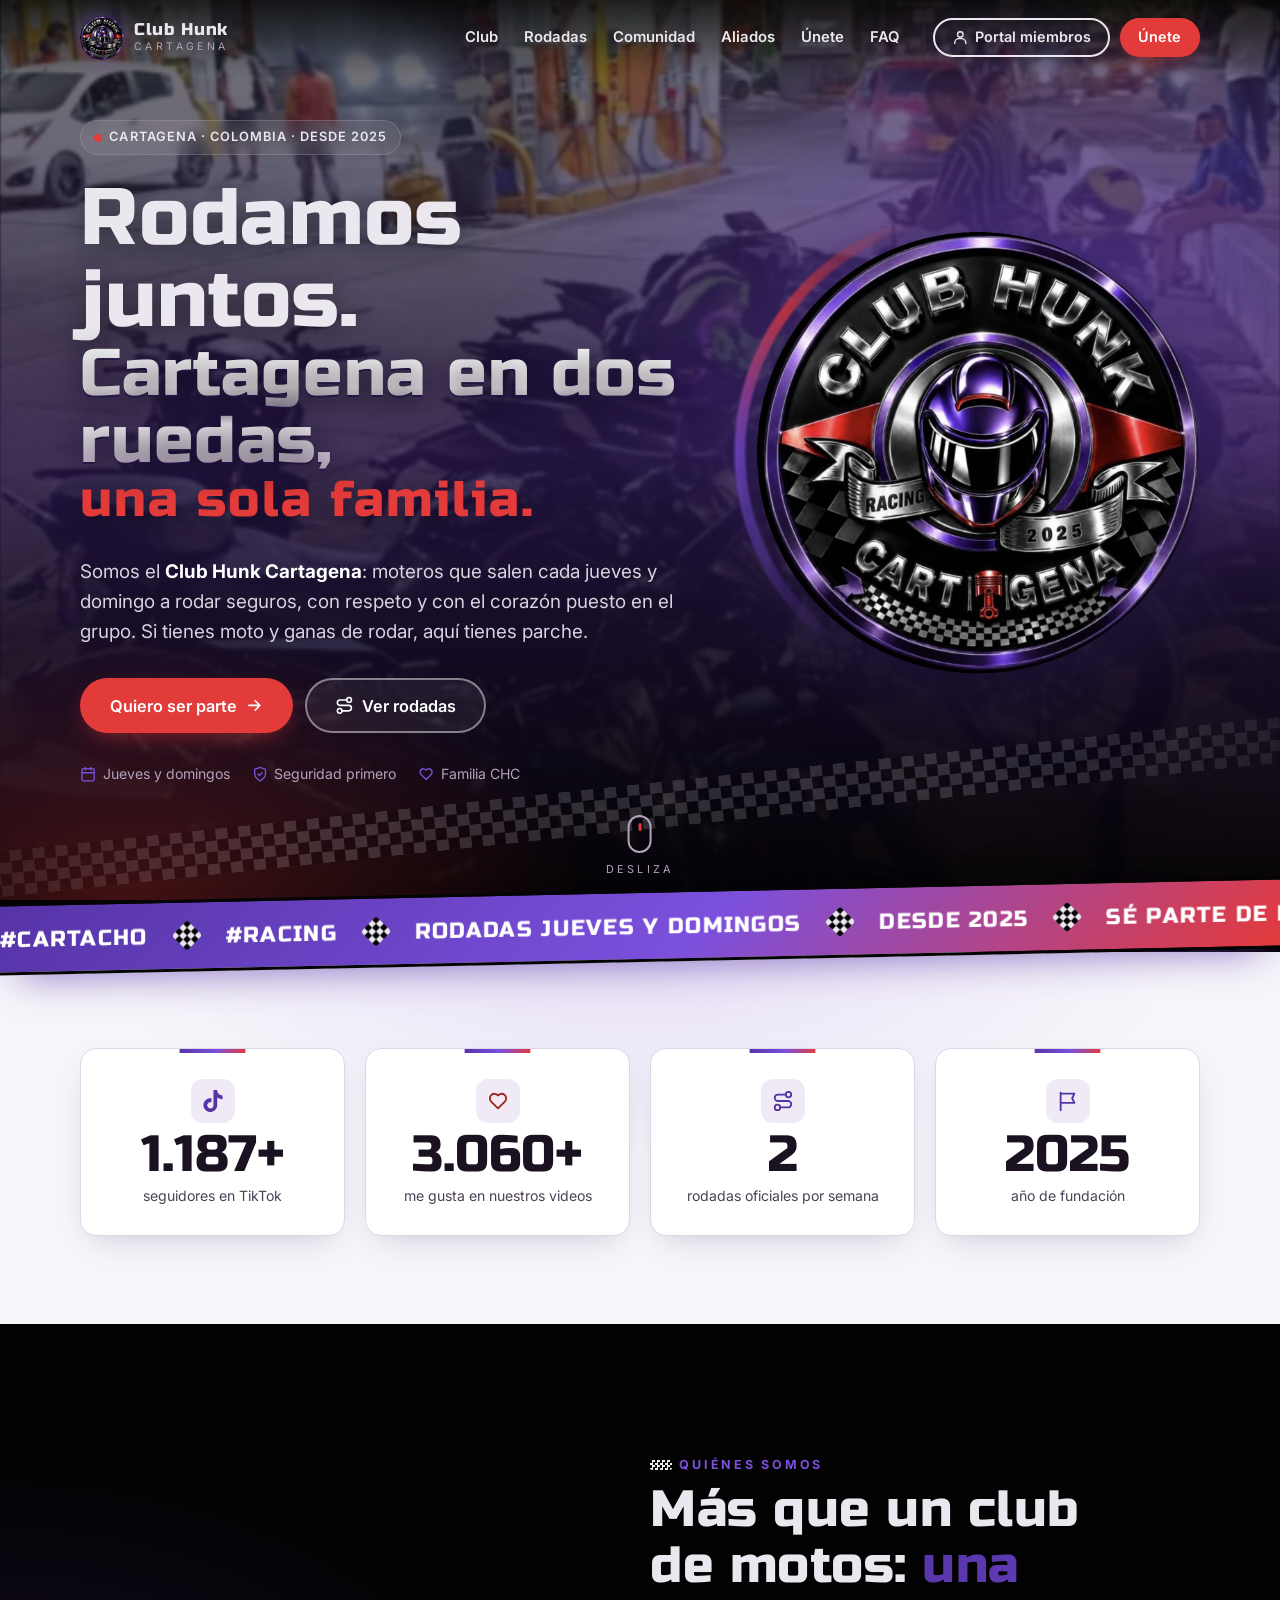
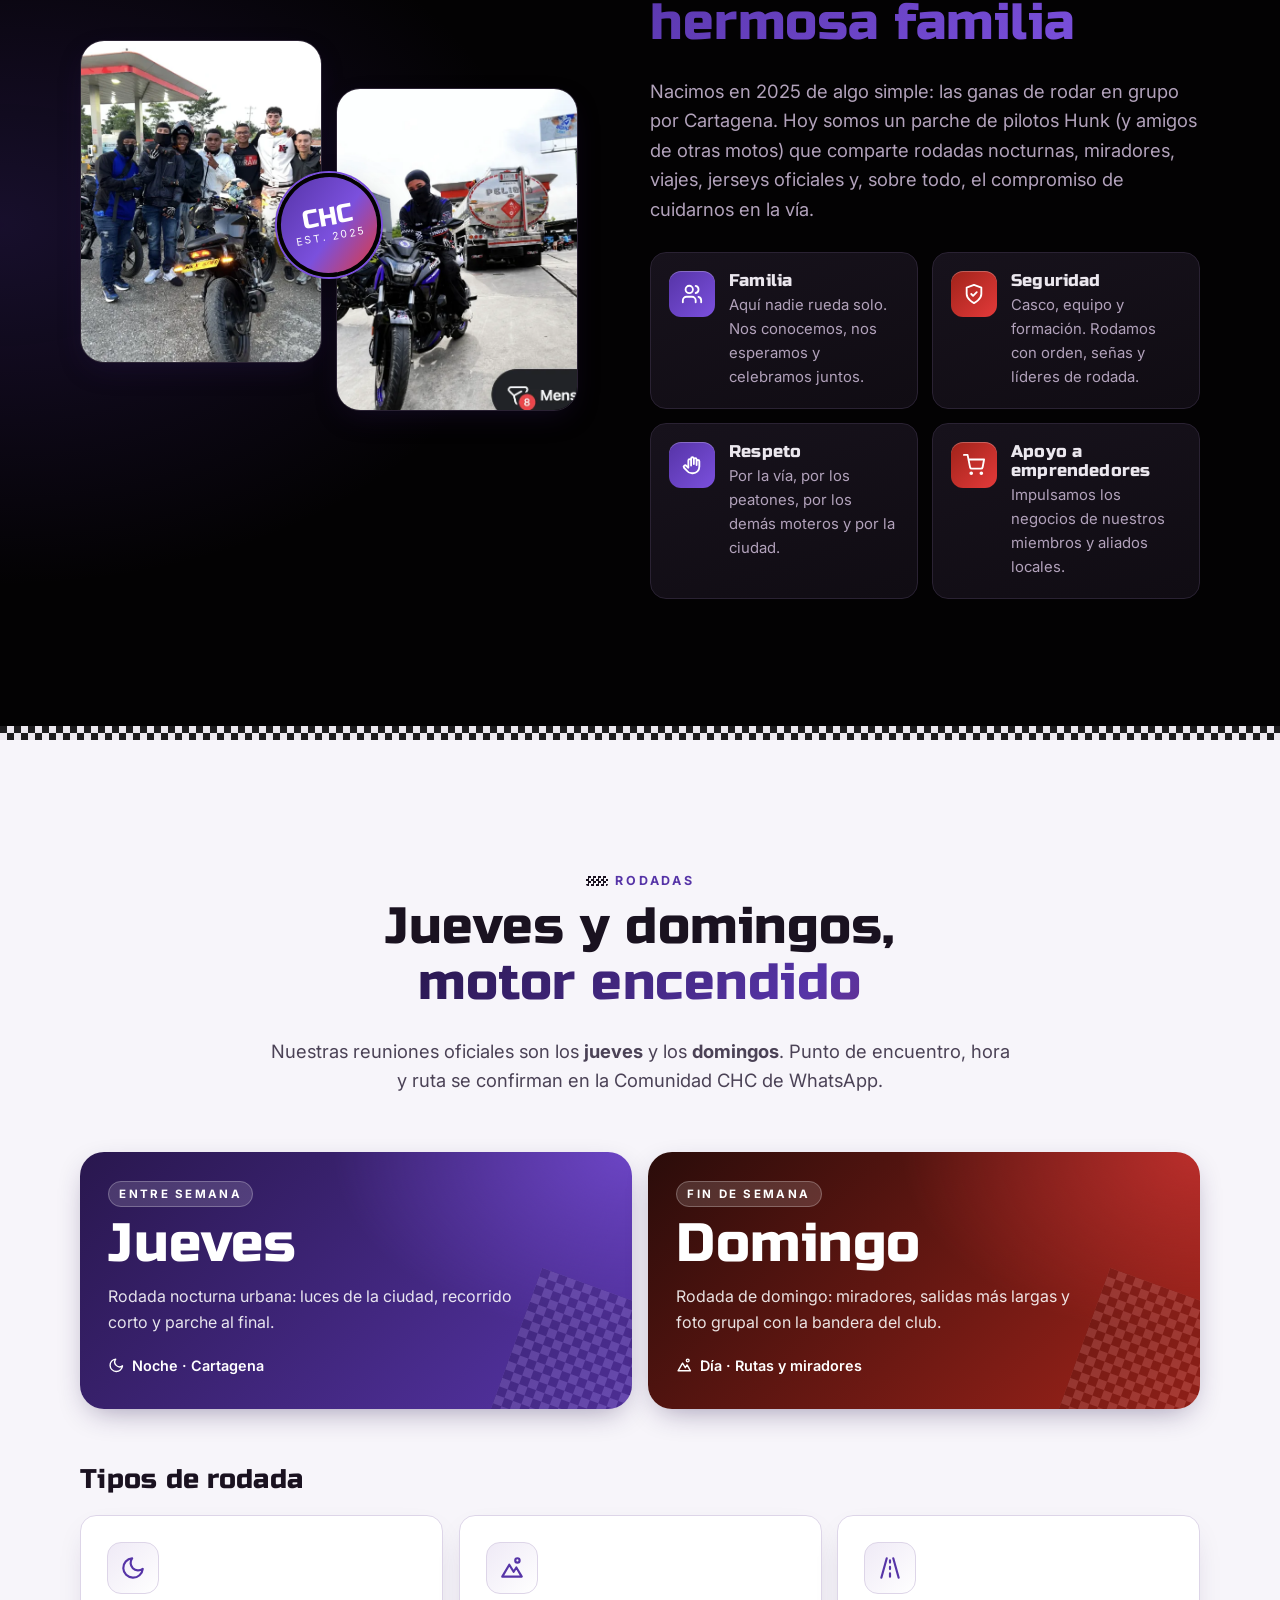
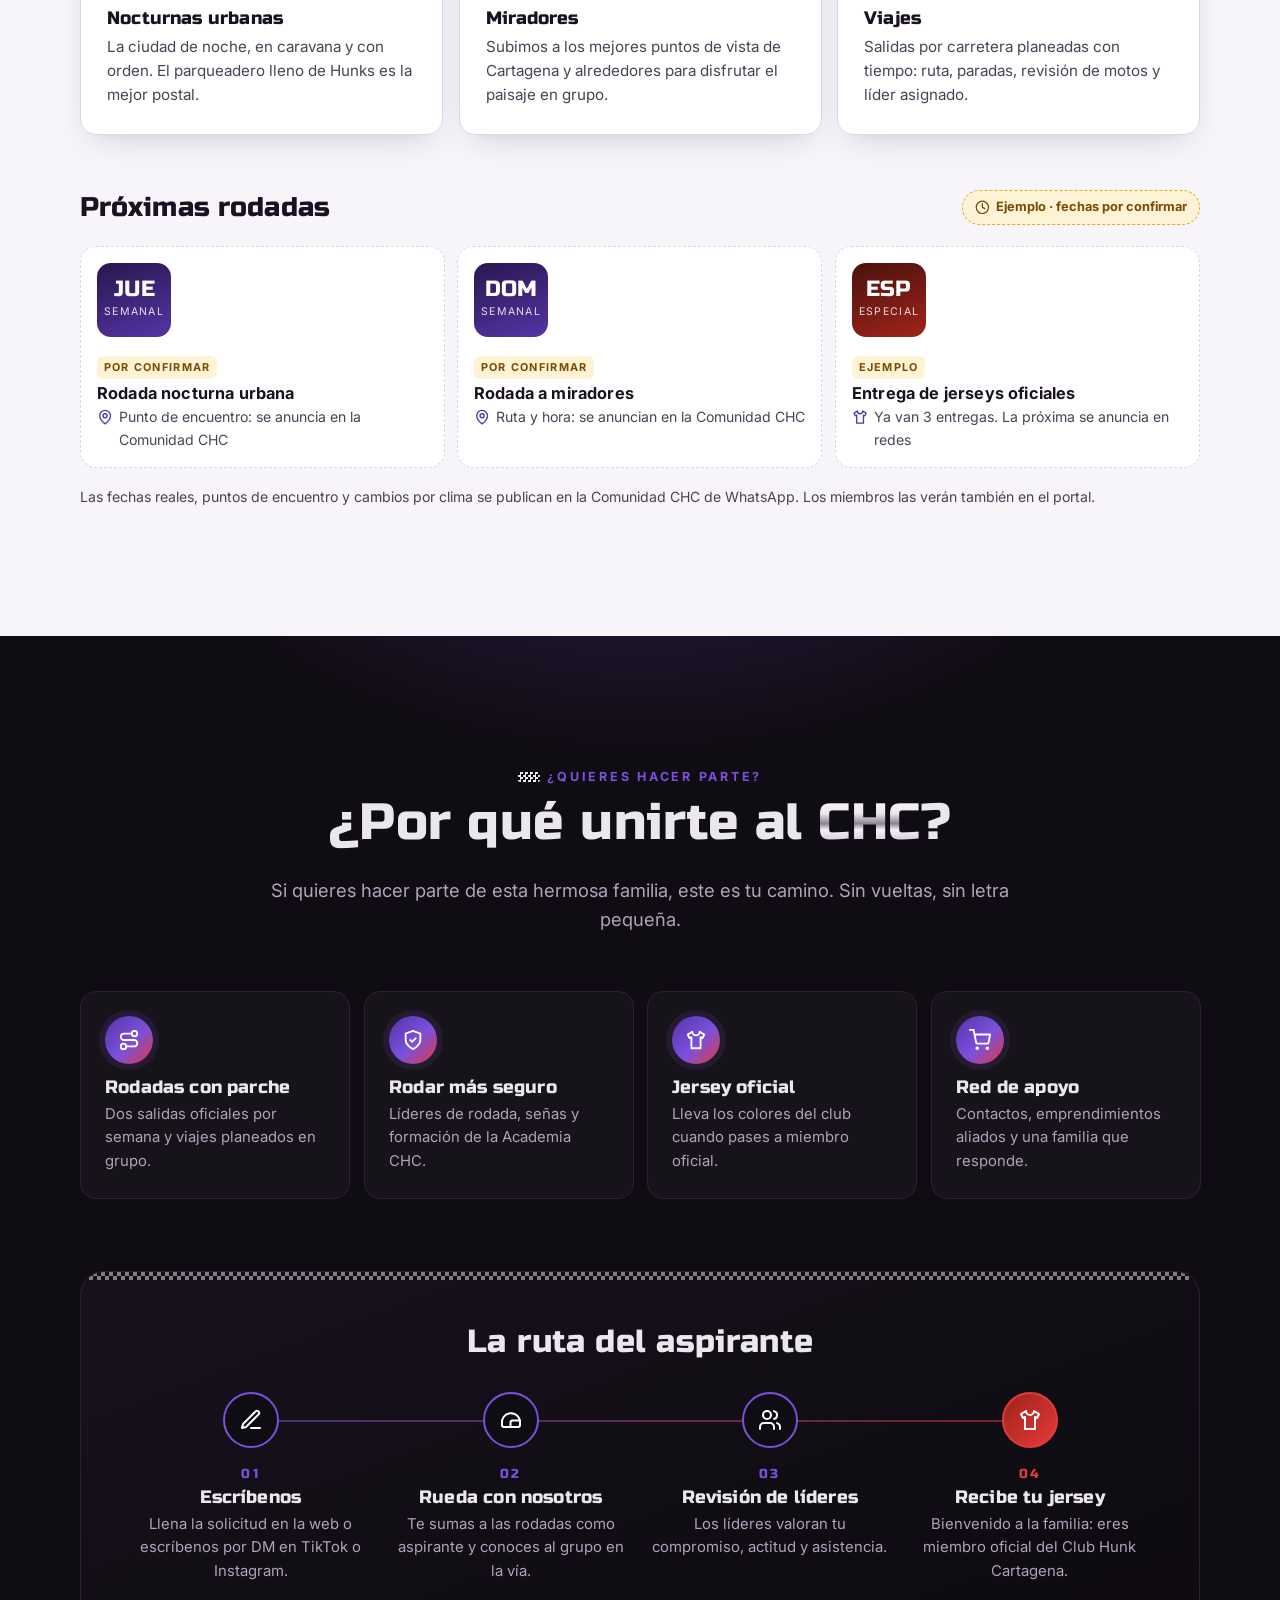
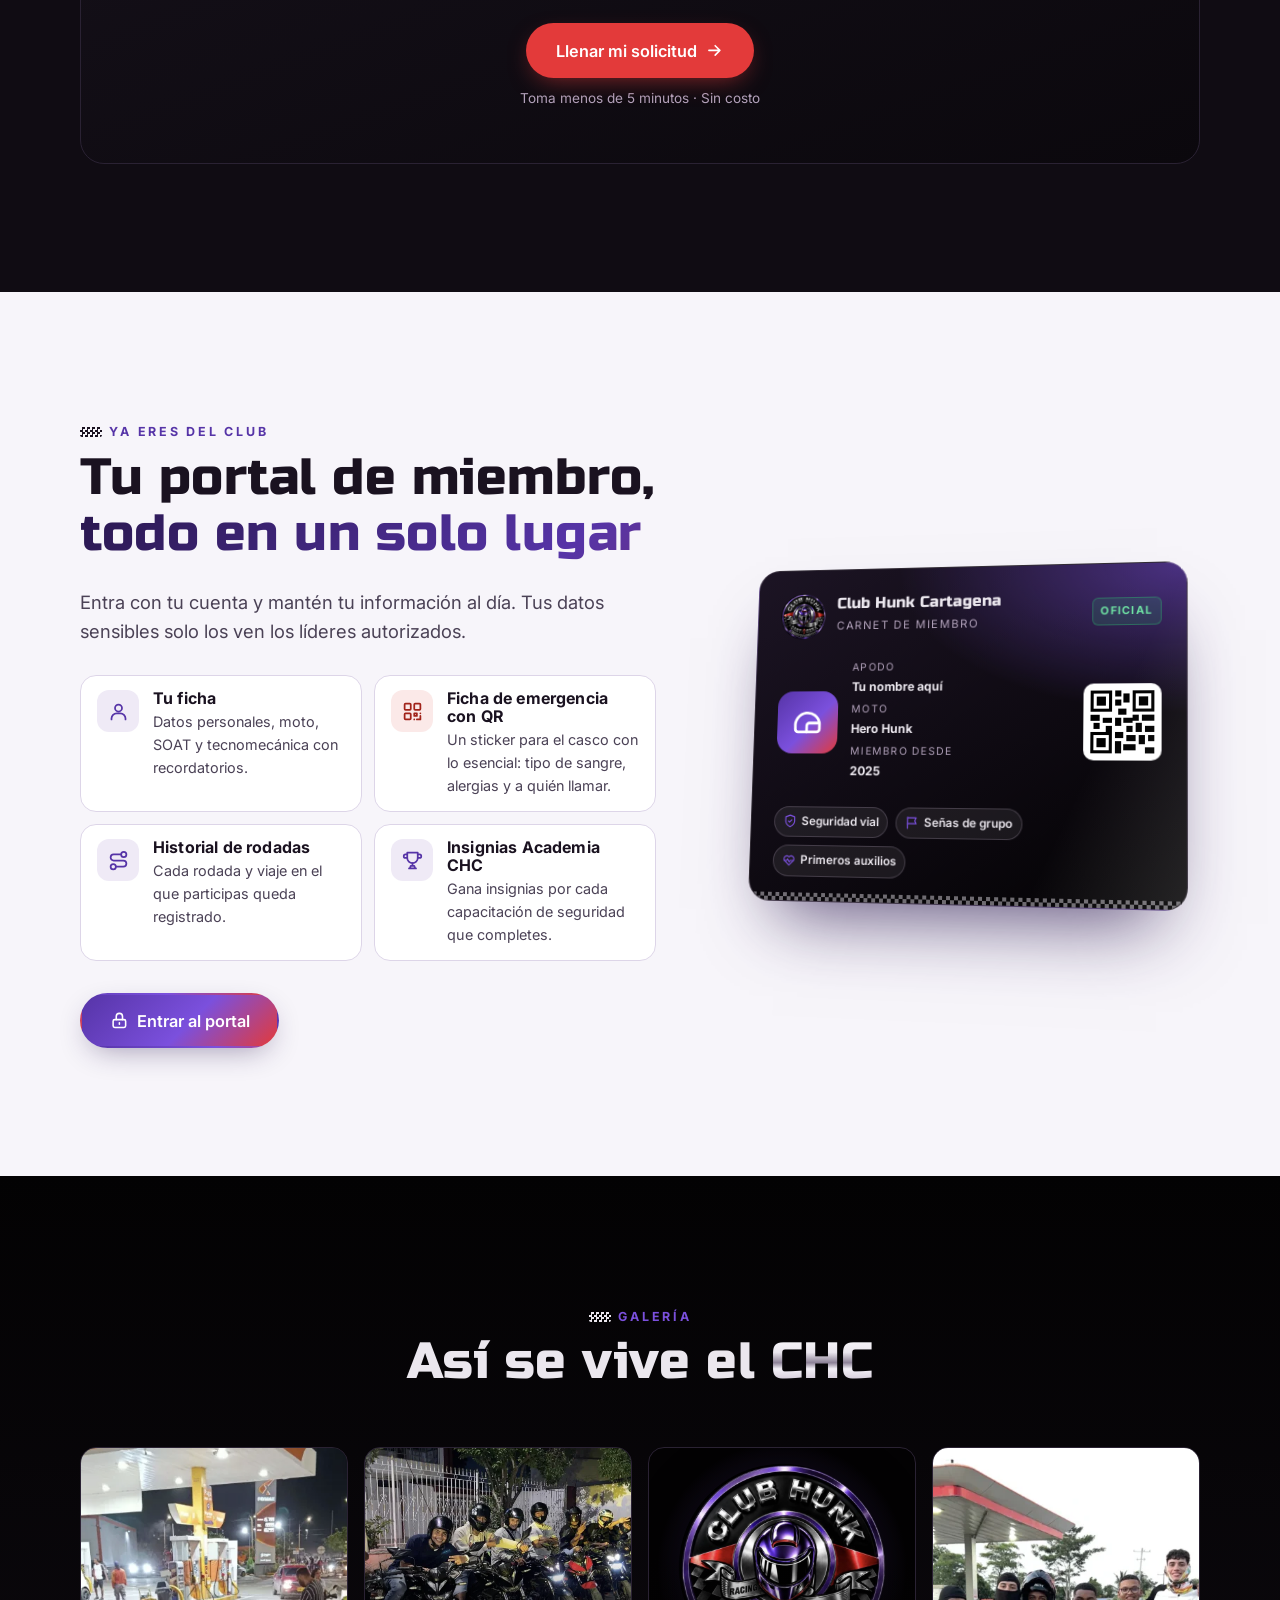
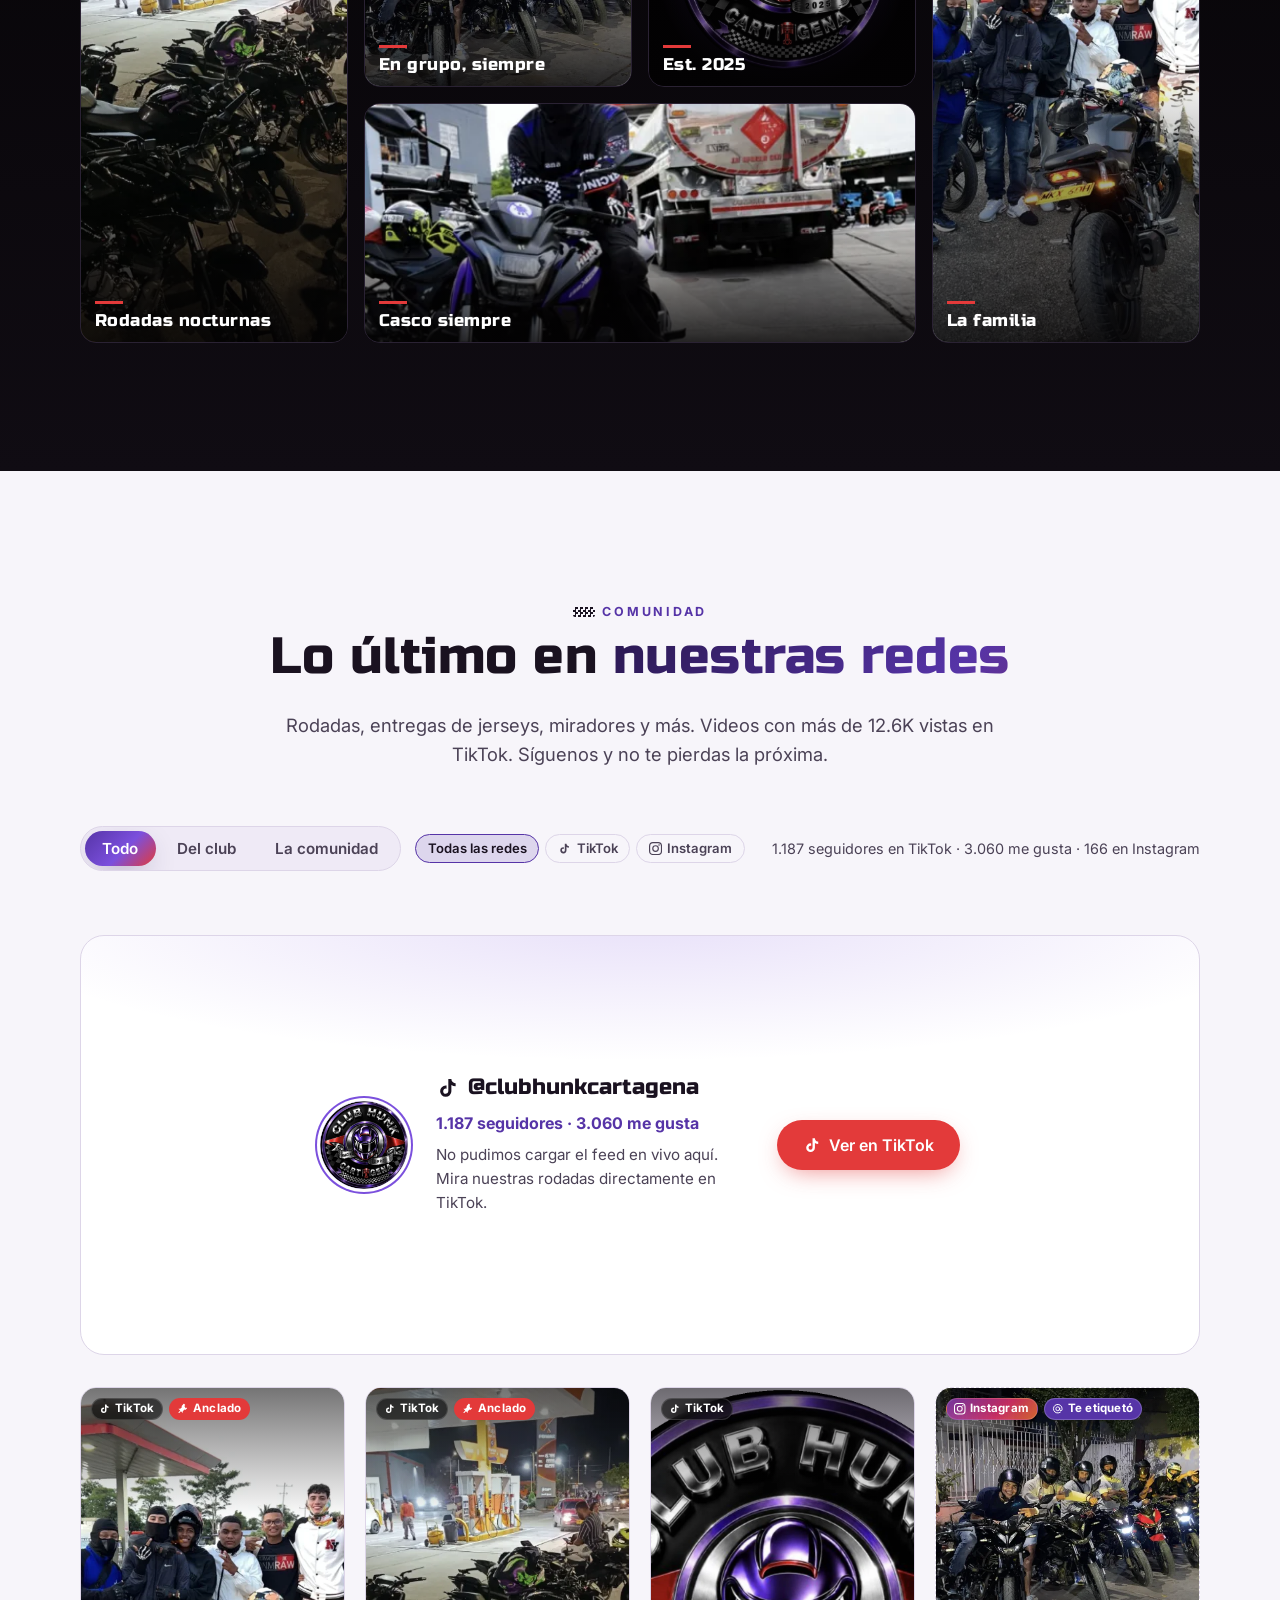
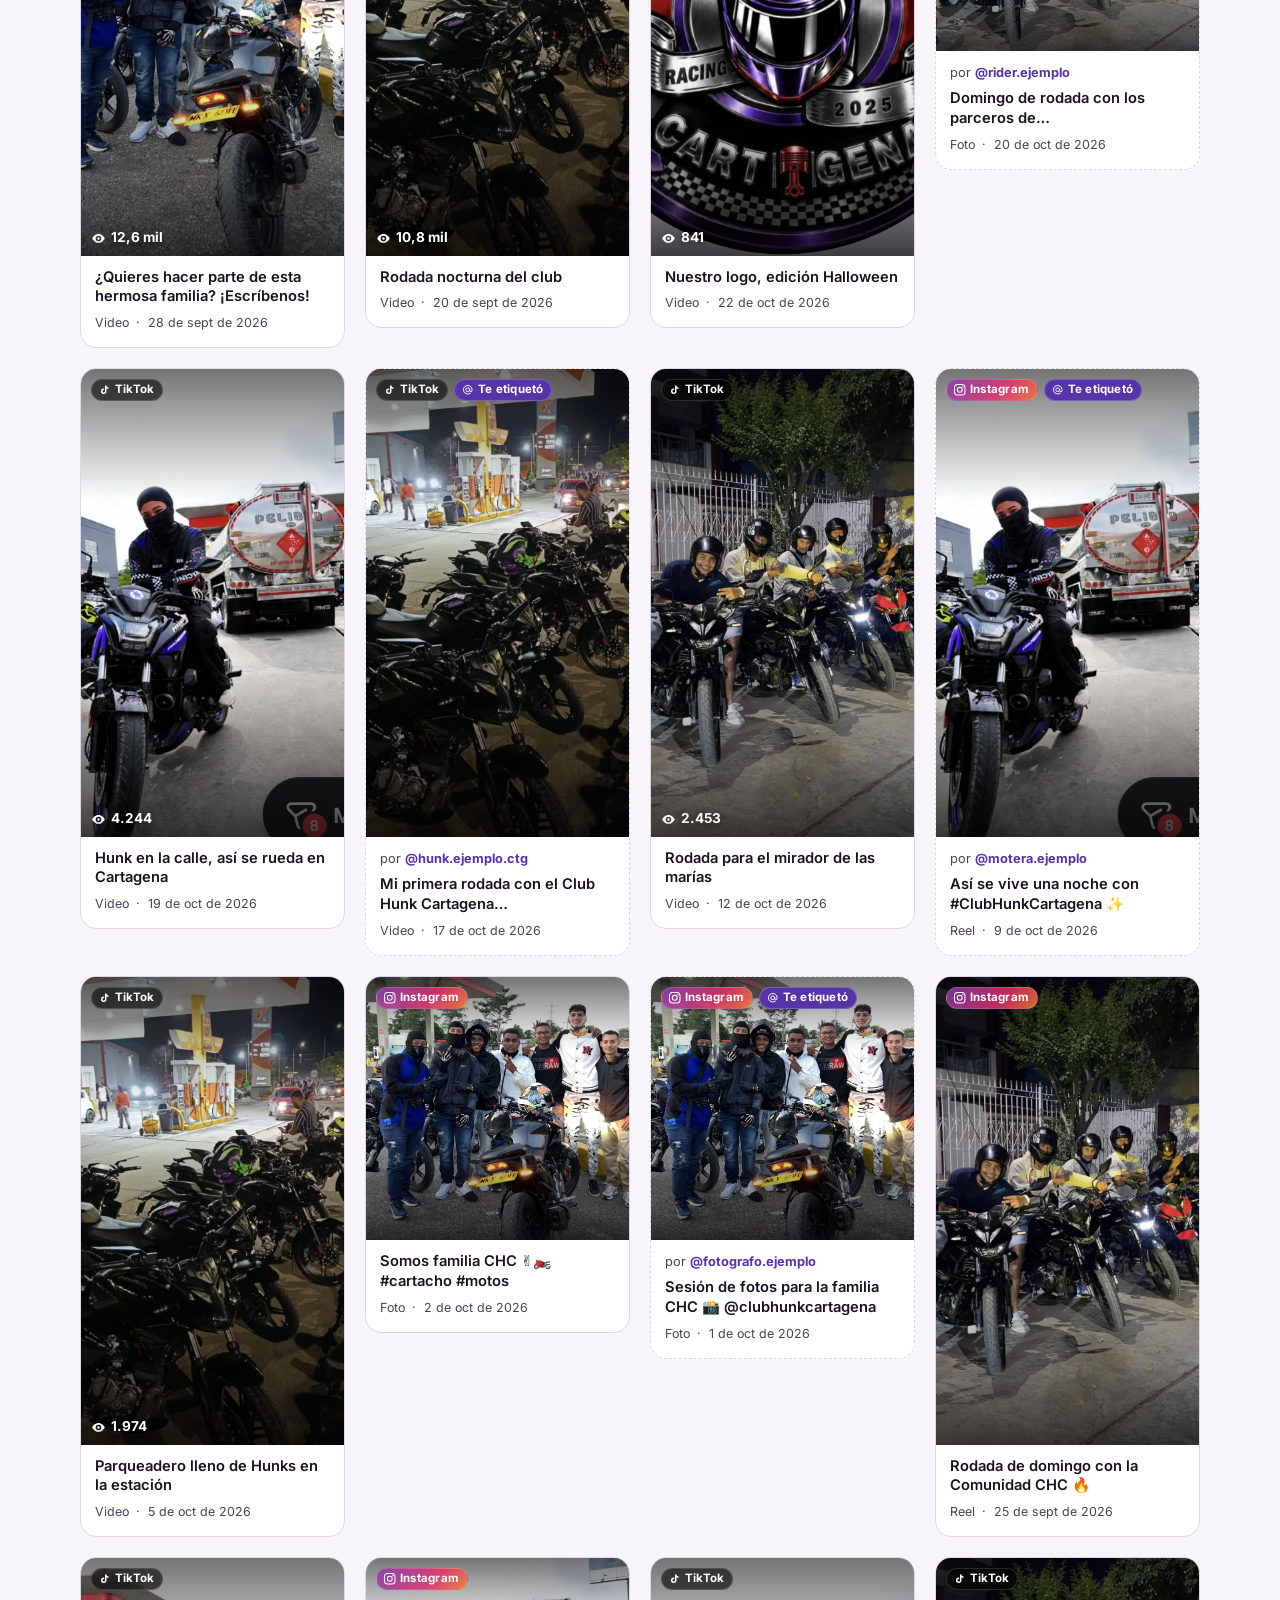
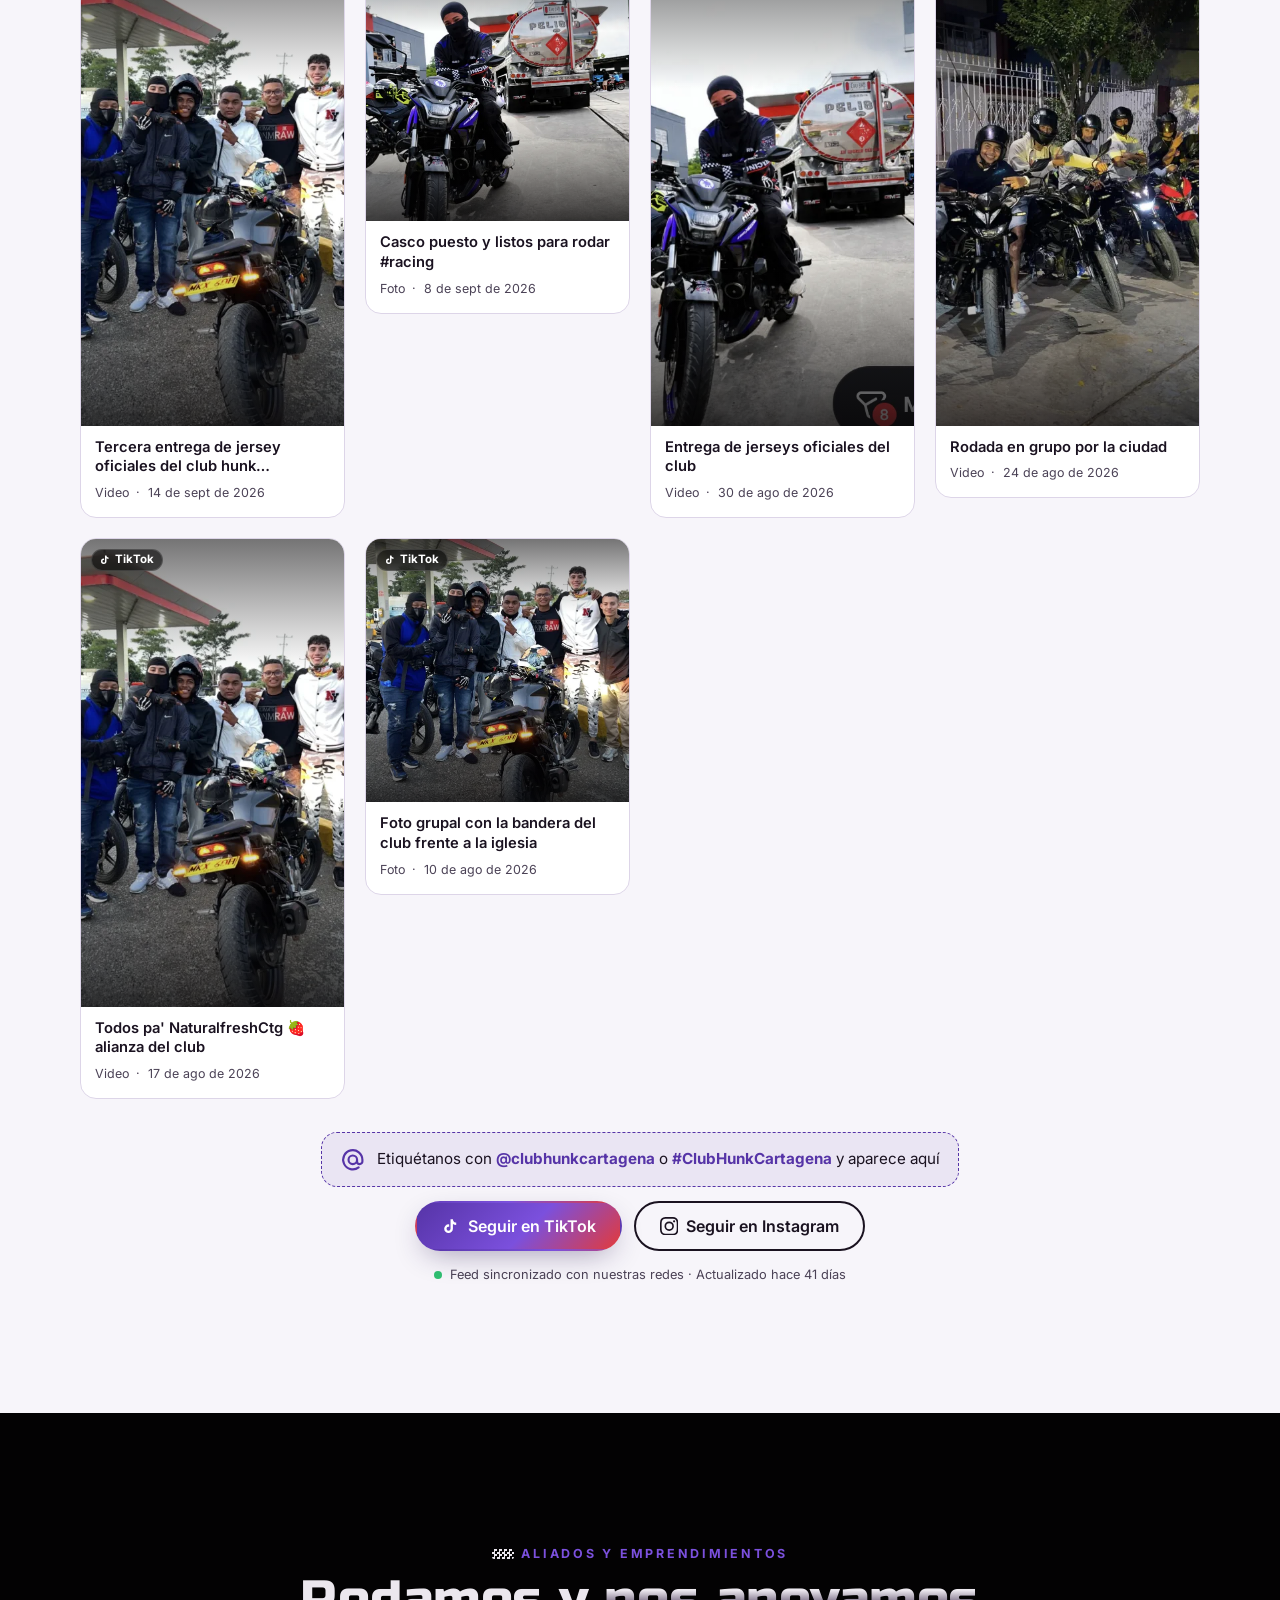
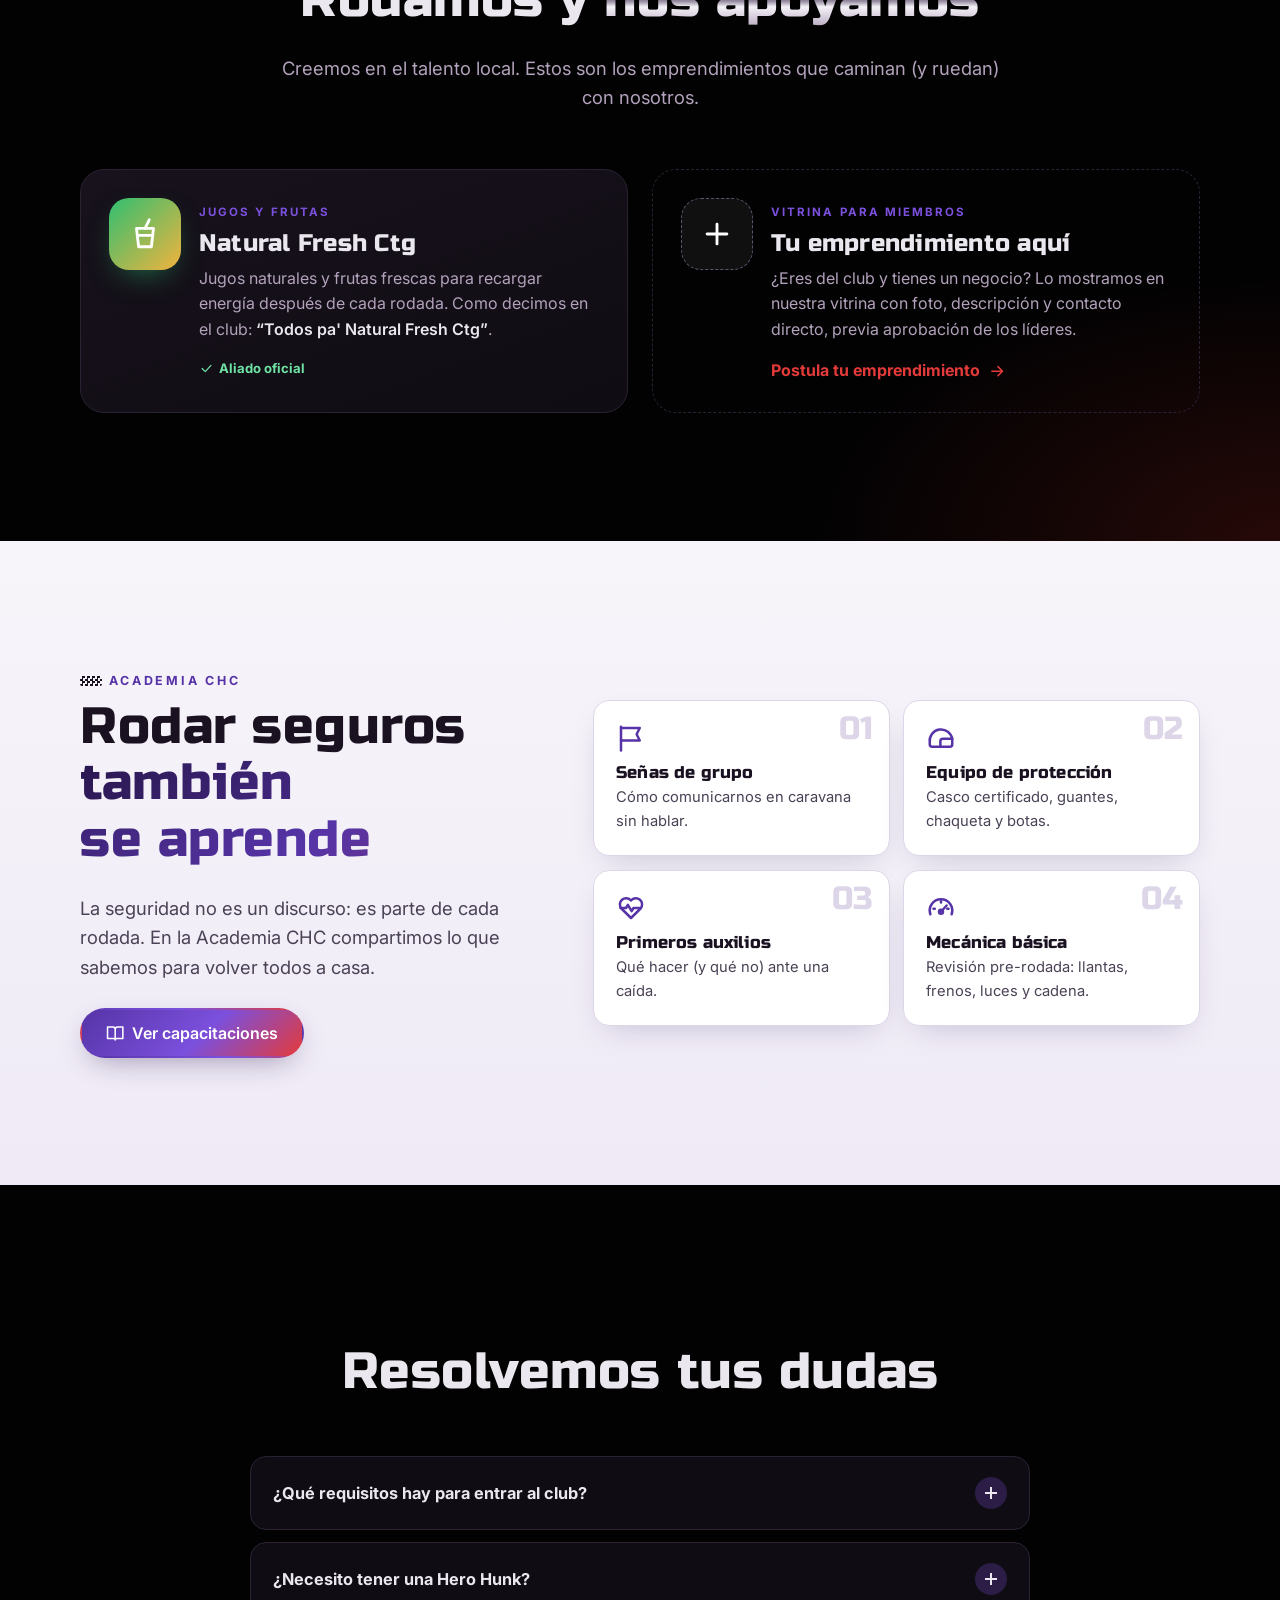
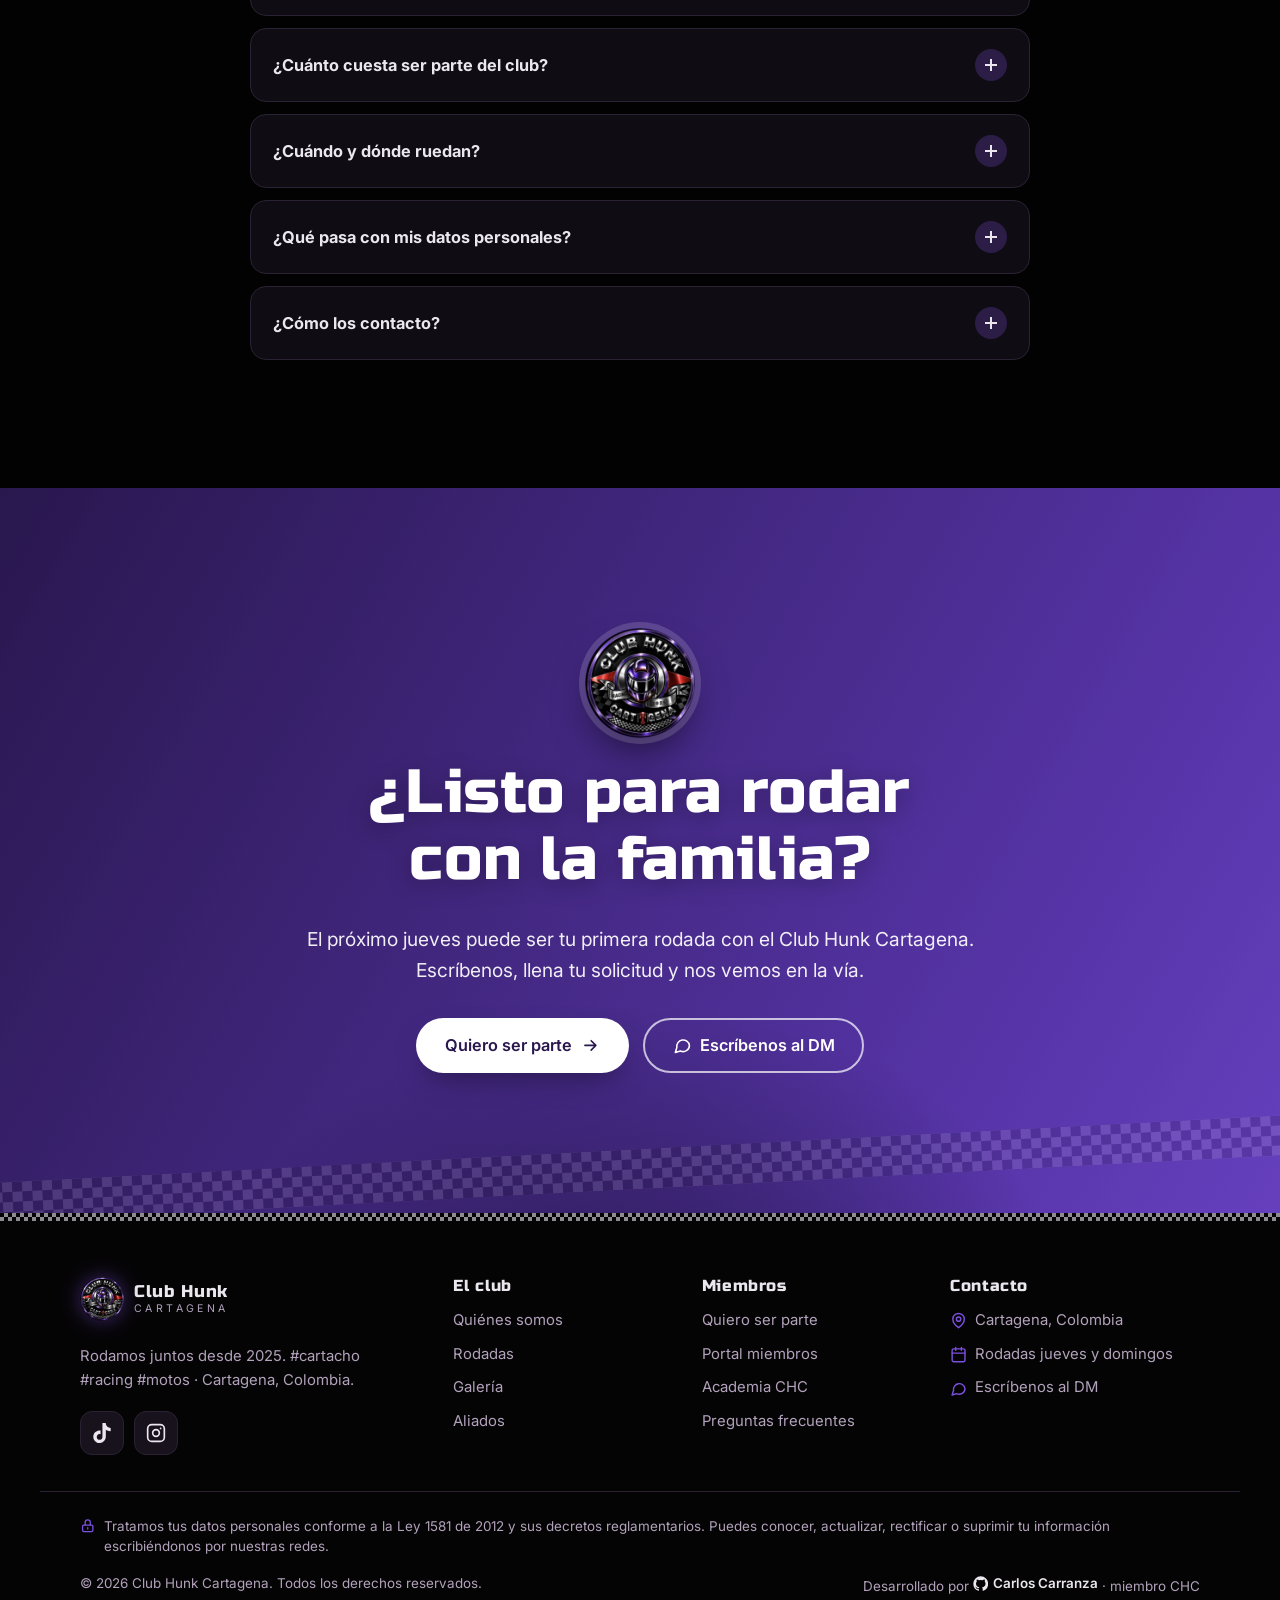
<file: index.html>
<!doctype html>
<html lang="es-CO">
<head>
<meta charset="utf-8">
<meta name="viewport" content="width=device-width, initial-scale=1">
<title>Club Hunk Cartagena · Rodamos juntos</title>
<meta name="description" content="Club Hunk Cartagena (CHC): la familia motera de Cartagena. Rodadas nocturnas, miradores y viajes los jueves y domingos. Seguridad, respeto y apoyo a emprendedores desde 2025. ¡Únete!">
<meta name="theme-color" content="#030203">
<meta name="color-scheme" content="dark light">
<link rel="icon" type="image/webp" href="recursos/logo/club-hunk-logo-512.webp">
<link rel="apple-touch-icon" href="recursos/logo/club-hunk-logo-512.webp">
<meta property="og:type" content="website">
<meta property="og:locale" content="es_CO">
<meta property="og:site_name" content="Club Hunk Cartagena">
<meta property="og:title" content="Club Hunk Cartagena · Rodamos juntos">
<meta property="og:description" content="Rodadas jueves y domingos, seguridad y familia motera en Cartagena. Si quieres hacer parte de esta hermosa familia, escríbenos.">
<meta property="og:image" content="recursos/logo/club-hunk-logo.webp">
<meta property="og:image:width" content="1279">
<meta property="og:image:height" content="1279">
<meta name="twitter:card" content="summary_large_image">
<link rel="preconnect" href="https://fonts.googleapis.com">
<link rel="preconnect" href="https://fonts.gstatic.com" crossorigin>
<link rel="stylesheet" href="assets/css/base.css">
<link rel="stylesheet" href="assets/css/landing.css">
<link rel="stylesheet" href="assets/css/feed.css">
</head>
<body>
<a class="skip" href="#contenido">Saltar al contenido</a>

<!-- Sprite de iconos SVG inline -->
<svg width="0" height="0" style="position:absolute" aria-hidden="true" focusable="false">
  <symbol id="i-route" viewBox="0 0 24 24"><circle cx="6" cy="19" r="3"/><circle cx="18" cy="5" r="3"/><path d="M9 19h8.5a3.5 3.5 0 0 0 0-7h-11a3.5 3.5 0 0 1 0-7H15"/></symbol>
  <symbol id="i-moon" viewBox="0 0 24 24"><path d="M21 12.8A9 9 0 1 1 11.2 3a7 7 0 0 0 9.8 9.8z"/></symbol>
  <symbol id="i-mountain" viewBox="0 0 24 24"><path d="m3 20 6.5-11 4 6.5 2.5-4L21 20z"/><circle cx="17" cy="5" r="2"/></symbol>
  <symbol id="i-road" viewBox="0 0 24 24"><path d="M4 21 9 3M20 21 15 3M12 5v2M12 11v2M12 17v3"/></symbol>
  <symbol id="i-gauge" viewBox="0 0 24 24"><path d="M3.5 17a9 9 0 1 1 17 0"/><path d="m12 15 4.5-5"/><circle cx="12" cy="15" r="1.6"/><path d="M6 12.5h1M12 6.5v1M17 12.5h1"/></symbol>
  <symbol id="i-qr" viewBox="0 0 24 24"><rect x="3" y="3" width="7" height="7" rx="1"/><rect x="14" y="3" width="7" height="7" rx="1"/><rect x="3" y="14" width="7" height="7" rx="1"/><path d="M14 14h3v3h-3zM21 14v.01M14 21h.01M17 21h4v-4"/></symbol>
  <symbol id="i-lock" viewBox="0 0 24 24"><rect x="4" y="11" width="16" height="10" rx="2"/><path d="M8 11V7a4 4 0 0 1 8 0v4"/><path d="M12 15v2"/></symbol>
  <symbol id="i-check" viewBox="0 0 24 24"><path d="m5 12 5 5 9-10"/></symbol>
  <symbol id="i-edit" viewBox="0 0 24 24"><path d="M12 20h9"/><path d="M16.5 3.5a2.1 2.1 0 0 1 3 3L7 19l-4 1 1-4z"/></symbol>
  <symbol id="i-helmet" viewBox="0 0 24 24"><path d="M3 15.5a9 9 0 0 1 18-2.5v4a2 2 0 0 1-2 2H5a2 2 0 0 1-2-2z"/><path d="M21 12.5h-7.5a2 2 0 0 0-2 2V19"/></symbol>
  <symbol id="i-flag" viewBox="0 0 24 24"><path d="M4 22V3"/><path d="M4 4h15l-2.5 5 2.5 5H4"/></symbol>
  <symbol id="i-heart" viewBox="0 0 24 24"><path d="M19.5 12.6 12 20l-7.5-7.4A5 5 0 1 1 12 6a5 5 0 1 1 7.5 6.6"/></symbol>
  <symbol id="i-pulse" viewBox="0 0 24 24"><path d="M19.5 12.6 12 20l-7.5-7.4A5 5 0 1 1 12 6a5 5 0 1 1 7.5 6.6"/><path d="M3.5 12H8l1.5-2.5 3 5 1.5-2.5h6"/></symbol>
  <symbol id="i-users" viewBox="0 0 24 24"><circle cx="9" cy="7" r="4"/><path d="M2 21v-2a4 4 0 0 1 4-4h6a4 4 0 0 1 4 4v2"/><path d="M16 3.1a4 4 0 0 1 0 7.8M22 21v-2a4 4 0 0 0-3-3.9"/></symbol>
  <symbol id="i-cal" viewBox="0 0 24 24"><rect x="3" y="4" width="18" height="18" rx="2"/><path d="M16 2v4M8 2v4M3 10h18"/></symbol>
  <symbol id="i-arrow" viewBox="0 0 24 24"><path d="M5 12h14M13 6l6 6-6 6"/></symbol>
  <symbol id="i-down" viewBox="0 0 24 24"><path d="m6 9 6 6 6-6"/></symbol>
  <symbol id="i-shield" viewBox="0 0 24 24"><path d="M12 22s8-4 8-10V5l-8-3-8 3v7c0 6 8 10 8 10z"/><path d="m9 12 2 2 4-4"/></symbol>
  <symbol id="i-cart" viewBox="0 0 24 24"><circle cx="9" cy="21" r="1"/><circle cx="20" cy="21" r="1"/><path d="M1 1h4l2.7 13.4a2 2 0 0 0 2 1.6h9.7a2 2 0 0 0 2-1.6L23 6H6"/></symbol>
  <symbol id="i-pin" viewBox="0 0 24 24"><path d="M20 10c0 6-8 12-8 12S4 16 4 10a8 8 0 0 1 16 0z"/><circle cx="12" cy="10" r="3"/></symbol>
  <symbol id="i-trophy" viewBox="0 0 24 24"><path d="M6 9H4a2 2 0 0 1 0-4h2M18 9h2a2 2 0 0 0 0-4h-2"/><path d="M6 3h12v6a6 6 0 0 1-12 0z"/><path d="M12 15v3M8 21h8M9 21l1-3h4l1 3"/></symbol>
  <symbol id="i-clock" viewBox="0 0 24 24"><circle cx="12" cy="12" r="10"/><path d="M12 6v6l4 2"/></symbol>
  <symbol id="i-sparkle" viewBox="0 0 24 24"><path d="M12 3l1.9 5.8L20 11l-6.1 2.2L12 19l-1.9-5.8L4 11l6.1-2.2z"/><path d="M19 3v4M17 5h4"/></symbol>
  <symbol id="i-shirt" viewBox="0 0 24 24"><path d="M8 3 3 6l2 4 2-1v12h10V9l2 1 2-4-5-3a4 4 0 0 1-8 0z"/></symbol>
  <symbol id="i-hand" viewBox="0 0 24 24"><path d="M11 12.5V5a1.5 1.5 0 0 1 3 0v6M14 6a1.5 1.5 0 0 1 3 0v6M17 8a1.5 1.5 0 0 1 3 0v6a7 7 0 0 1-7 7h-1a7 7 0 0 1-5.6-2.8L3.3 15a1.6 1.6 0 0 1 2.5-2L8 15V7a1.5 1.5 0 0 1 3 0"/></symbol>
  <symbol id="i-book" viewBox="0 0 24 24"><path d="M2 4h7a3 3 0 0 1 3 3v14a2 2 0 0 0-2-2H2zM22 4h-7a3 3 0 0 0-3 3v14a2 2 0 0 1 2-2h8z"/></symbol>
  <symbol id="i-juice" viewBox="0 0 24 24"><path d="M6 8h12l-1.5 13h-9z"/><path d="M12 8 15 2M6.5 13h11"/></symbol>
  <symbol id="i-plus" viewBox="0 0 24 24"><path d="M12 5v14M5 12h14"/></symbol>
  <symbol id="i-chat" viewBox="0 0 24 24"><path d="M21 12a8 8 0 0 1-11.6 7.1L3 21l1.9-6.4A8 8 0 1 1 21 12z"/></symbol>
  <symbol id="i-user" viewBox="0 0 24 24"><circle cx="12" cy="8" r="4"/><path d="M4 21v-1a6 6 0 0 1 6-6h4a6 6 0 0 1 6 6v1"/></symbol>
  <symbol id="i-ig" viewBox="0 0 24 24"><rect x="2" y="2" width="20" height="20" rx="5"/><circle cx="12" cy="12" r="4"/><path d="M17.5 6.5h.01"/></symbol>
  <symbol id="b-tt" viewBox="0 0 24 24"><path d="M12.53.02c1.31-.02 2.61-.01 3.91-.02.08 1.53.63 3.09 1.75 4.17 1.12 1.11 2.7 1.62 4.24 1.79v4.03c-1.44-.05-2.89-.35-4.2-.97-.57-.26-1.1-.59-1.62-.93-.01 2.92.01 5.84-.02 8.75-.08 1.4-.54 2.79-1.35 3.94-1.31 1.92-3.58 3.17-5.91 3.21-1.43.08-2.86-.31-4.08-1.03-2.02-1.19-3.44-3.37-3.65-5.71-.02-.5-.03-1-.01-1.49.18-1.9 1.12-3.72 2.58-4.96 1.66-1.44 3.98-2.13 6.15-1.72.02 1.48-.04 2.96-.04 4.44-.99-.32-2.15-.23-3.02.37-.63.41-1.11 1.04-1.36 1.75-.21.51-.15 1.07-.14 1.61.24 1.64 1.82 3.02 3.5 2.87 1.12-.01 2.19-.66 2.77-1.61.19-.33.4-.67.41-1.06.1-1.79.06-3.57.07-5.36.01-4.03-.01-8.05.02-12.07z"/></symbol>
  <symbol id="b-gh" viewBox="0 0 24 24"><path d="M12 .5A11.5 11.5 0 0 0 .5 12a11.5 11.5 0 0 0 7.86 10.92c.57.1.78-.25.78-.55v-2c-3.2.7-3.88-1.37-3.88-1.37-.52-1.33-1.28-1.69-1.28-1.69-1.05-.72.08-.7.08-.7 1.16.08 1.77 1.2 1.77 1.2 1.03 1.77 2.7 1.26 3.36.96.1-.75.4-1.26.73-1.55-2.56-.29-5.25-1.28-5.25-5.7 0-1.26.45-2.29 1.19-3.1-.12-.29-.52-1.46.11-3.05 0 0 .97-.31 3.18 1.18a11 11 0 0 1 5.8 0c2.2-1.49 3.17-1.18 3.17-1.18.63 1.59.23 2.76.11 3.05.74.81 1.19 1.84 1.19 3.1 0 4.43-2.69 5.41-5.26 5.69.41.36.78 1.06.78 2.14v3.17c0 .31.21.66.79.55A11.5 11.5 0 0 0 23.5 12 11.5 11.5 0 0 0 12 .5Z"/></symbol>
</svg>

<!-- 1 · HEADER -->
<header class="site-header" id="top-nav">
  <div class="contenedor site-header__in">
    <a class="marca" href="#inicio" aria-label="Club Hunk Cartagena, ir al inicio">
      <img src="recursos/logo/club-hunk-logo-512.webp" alt="" width="44" height="44">
      <span class="marca__txt"><b>Club Hunk</b><small>Cartagena</small></span>
    </a>
    <nav id="nav-menu" class="nav" aria-label="Principal">
      <ul class="nav__lista">
        <li><a href="#club">Club</a></li>
        <li><a href="#rodadas">Rodadas</a></li>
        <li><a href="#feed">Comunidad</a></li>
        <li><a href="#aliados">Aliados</a></li>
        <li><a href="#unete">Únete</a></li>
        <li><a href="#faq">FAQ</a></li>
      </ul>
      <div class="nav__acciones">
        <a class="btn btn-borde btn-sm" href="portal/"><svg class="ico" aria-hidden="true"><use href="#i-user"/></svg>Portal miembros</a>
        <a class="btn btn-cta btn-sm" href="portal/registro.html">Únete</a>
      </div>
    </nav>
    <button class="nav-toggle" type="button" aria-expanded="false" aria-controls="nav-menu" aria-label="Abrir menú">
      <span class="nav-toggle__bar"></span><span class="nav-toggle__bar"></span><span class="nav-toggle__bar"></span>
    </button>
  </div>
</header>

<main id="contenido">

<!-- 2 · HERO -->
<section class="hero" id="inicio" aria-labelledby="hero-titulo">
  <div class="hero__fondo" aria-hidden="true">
    <img src="recursos/fotos/rodada-nocturna.webp" alt="" width="527" height="703" data-parallax="0.2" fetchpriority="high">
  </div>
  <div class="hero__overlay" aria-hidden="true"></div>
  <div class="hero__cuadros" aria-hidden="true"></div>
  <div class="contenedor hero__in">
    <div class="hero__texto">
      <p class="pill" data-reveal="down"><span class="punto-vivo" aria-hidden="true"></span>Cartagena · Colombia · Desde 2025</p>
      <h1 id="hero-titulo" data-reveal="up" data-delay="100">
        <span class="hero__l1">Rodamos juntos.</span>
        <span class="hero__l2 cromo">Cartagena en dos ruedas,</span>
        <span class="hero__l3">una sola familia.</span>
      </h1>
      <p class="hero__sub" data-reveal="up" data-delay="200">Somos el <strong>Club Hunk Cartagena</strong>: moteros que salen cada jueves y domingo a rodar seguros, con respeto y con el corazón puesto en el grupo. Si tienes moto y ganas de rodar, aquí tienes parche.</p>
      <div class="hero__ctas" data-reveal="up" data-delay="300">
        <a class="btn btn-cta btn-lg" href="portal/registro.html">Quiero ser parte <svg class="ico" aria-hidden="true"><use href="#i-arrow"/></svg></a>
        <a class="btn btn-borde btn-lg btn-vidrio" href="#rodadas"><svg class="ico" aria-hidden="true"><use href="#i-route"/></svg>Ver rodadas</a>
      </div>
      <ul class="hero__datos" data-reveal="fade" data-delay="400">
        <li><svg class="ico" aria-hidden="true"><use href="#i-cal"/></svg>Jueves y domingos</li>
        <li><svg class="ico" aria-hidden="true"><use href="#i-shield"/></svg>Seguridad primero</li>
        <li><svg class="ico" aria-hidden="true"><use href="#i-heart"/></svg>Familia CHC</li>
      </ul>
    </div>
    <div class="hero__logo" data-reveal="zoom" data-delay="200">
      <div class="hero__aro" aria-hidden="true"></div>
      <img src="recursos/logo/club-hunk-logo-circular.webp" alt="Emblema del Club Hunk Cartagena: casco morado con alas rojas, cintas Racing y 2025" width="1279" height="1279">
    </div>
  </div>
  <a class="hero__scroll" href="#lemas" aria-label="Bajar a la siguiente sección">
    <span class="hero__raton" aria-hidden="true"><span></span></span>
    <span class="hero__scroll-txt">Desliza</span>
  </a>
</section>

<!-- 3 · MARQUEE -->
<div class="marquee" id="lemas" aria-label="Lemas del club">
  <div class="marquee__track">
    <span>#cartacho</span><i aria-hidden="true"></i>
    <span>#racing</span><i aria-hidden="true"></i>
    <span>Rodadas jueves y domingos</span><i aria-hidden="true"></i>
    <span>Desde 2025</span><i aria-hidden="true"></i>
    <span>Sé parte de nuestro club</span><i aria-hidden="true"></i>
    <span>Rodamos juntos</span><i aria-hidden="true"></i>
    <span>Familia CHC</span><i aria-hidden="true"></i>
    <span aria-hidden="true">#cartacho</span><i aria-hidden="true"></i>
    <span aria-hidden="true">#racing</span><i aria-hidden="true"></i>
    <span aria-hidden="true">Rodadas jueves y domingos</span><i aria-hidden="true"></i>
    <span aria-hidden="true">Desde 2025</span><i aria-hidden="true"></i>
    <span aria-hidden="true">Sé parte de nuestro club</span><i aria-hidden="true"></i>
    <span aria-hidden="true">Rodamos juntos</span><i aria-hidden="true"></i>
    <span aria-hidden="true">Familia CHC</span><i aria-hidden="true"></i>
  </div>
</div>

<!-- 4 · CIFRAS -->
<section class="cifras tema-claro" aria-labelledby="cifras-titulo">
  <div class="contenedor">
    <h2 id="cifras-titulo" class="sr-only">El club en cifras</h2>
    <ul class="cifras__grid">
      <li class="cifra" data-reveal="up">
        <span class="cifra__ico" aria-hidden="true"><svg><use href="#b-tt"/></svg></span>
        <b class="cifra__num"><span data-count="1187" data-suffix="+">1187+</span></b>
        <span class="cifra__lbl">seguidores en TikTok</span>
      </li>
      <li class="cifra" data-reveal="up" data-delay="100">
        <span class="cifra__ico" aria-hidden="true"><svg><use href="#i-heart"/></svg></span>
        <b class="cifra__num"><span data-count="3060" data-suffix="+">3060+</span></b>
        <span class="cifra__lbl">me gusta en nuestros videos</span>
      </li>
      <li class="cifra" data-reveal="up" data-delay="200">
        <span class="cifra__ico" aria-hidden="true"><svg><use href="#i-route"/></svg></span>
        <b class="cifra__num"><span data-count="2">2</span></b>
        <span class="cifra__lbl">rodadas oficiales por semana</span>
      </li>
      <li class="cifra" data-reveal="up" data-delay="300">
        <span class="cifra__ico" aria-hidden="true"><svg><use href="#i-flag"/></svg></span>
        <b class="cifra__num"><span data-count="2025" data-sin-miles>2025</span></b>
        <span class="cifra__lbl">año de fundación</span>
      </li>
    </ul>
  </div>
</section>

<!-- 5 · EL CLUB -->
<section class="seccion club" id="club" aria-labelledby="club-titulo">
  <div class="contenedor club__grid">
    <div class="club__media" data-reveal="left">
      <figure class="club__foto club__foto--a">
        <img src="recursos/fotos/integrantes.webp" alt="Integrantes del Club Hunk Cartagena posando juntos con sus motos" width="525" height="703" loading="lazy">
      </figure>
      <figure class="club__foto club__foto--b">
        <img src="recursos/fotos/miembro-casco.webp" alt="Miembro del club con su casco puesto, listo para rodar" width="525" height="703" loading="lazy">
      </figure>
      <div class="club__sello" aria-hidden="true"><b>CHC</b><small>Est. 2025</small></div>
    </div>
    <div class="club__texto">
      <p class="eyebrow" data-reveal="fade">Quiénes somos</p>
      <h2 id="club-titulo" data-reveal="up">Más que un club de motos: <span class="grad-txt">una hermosa familia</span></h2>
      <p class="lead" data-reveal="up" data-delay="100">Nacimos en 2025 de algo simple: las ganas de rodar en grupo por Cartagena. Hoy somos un parche de pilotos Hunk (y amigos de otras motos) que comparte rodadas nocturnas, miradores, viajes, jerseys oficiales y, sobre todo, el compromiso de cuidarnos en la vía.</p>
      <ul class="valores">
        <li class="valor" data-reveal="up" data-delay="100">
          <span class="valor__ico" aria-hidden="true"><svg><use href="#i-users"/></svg></span>
          <div><h3>Familia</h3><p>Aquí nadie rueda solo. Nos conocemos, nos esperamos y celebramos juntos.</p></div>
        </li>
        <li class="valor" data-reveal="up" data-delay="200">
          <span class="valor__ico valor__ico--rojo" aria-hidden="true"><svg><use href="#i-shield"/></svg></span>
          <div><h3>Seguridad</h3><p>Casco, equipo y formación. Rodamos con orden, señas y líderes de rodada.</p></div>
        </li>
        <li class="valor" data-reveal="up" data-delay="300">
          <span class="valor__ico" aria-hidden="true"><svg><use href="#i-hand"/></svg></span>
          <div><h3>Respeto</h3><p>Por la vía, por los peatones, por los demás moteros y por la ciudad.</p></div>
        </li>
        <li class="valor" data-reveal="up" data-delay="400">
          <span class="valor__ico valor__ico--rojo" aria-hidden="true"><svg><use href="#i-cart"/></svg></span>
          <div><h3>Apoyo a emprendedores</h3><p>Impulsamos los negocios de nuestros miembros y aliados locales.</p></div>
        </li>
      </ul>
    </div>
  </div>
</section>

<!-- 6 · RODADAS -->
<section class="seccion rodadas tema-claro" id="rodadas" aria-labelledby="rodadas-titulo">
  <div class="franja-cuadros" aria-hidden="true"></div>
  <div class="contenedor">
    <header class="sec-head">
      <p class="eyebrow" data-reveal="fade">Rodadas</p>
      <h2 id="rodadas-titulo" data-reveal="up">Jueves y domingos, <span class="grad-txt">motor encendido</span></h2>
      <p class="lead" data-reveal="up" data-delay="100">Nuestras reuniones oficiales son los <strong>jueves</strong> y los <strong>domingos</strong>. Punto de encuentro, hora y ruta se confirman en la Comunidad CHC de WhatsApp.</p>
    </header>

    <div class="dias">
      <article class="dia" data-reveal="left">
        <span class="dia__tag">Entre semana</span>
        <h3>Jueves</h3>
        <p>Rodada nocturna urbana: luces de la ciudad, recorrido corto y parche al final.</p>
        <span class="dia__meta"><svg class="ico" aria-hidden="true"><use href="#i-moon"/></svg>Noche · Cartagena</span>
      </article>
      <article class="dia dia--rojo" data-reveal="right">
        <span class="dia__tag">Fin de semana</span>
        <h3>Domingo</h3>
        <p>Rodada de domingo: miradores, salidas más largas y foto grupal con la bandera del club.</p>
        <span class="dia__meta"><svg class="ico" aria-hidden="true"><use href="#i-mountain"/></svg>Día · Rutas y miradores</span>
      </article>
    </div>

    <h3 class="sub-titulo" data-reveal="up">Tipos de rodada</h3>
    <ul class="tipos">
      <li class="tipo" data-reveal="up">
        <span class="tipo__ico" aria-hidden="true"><svg><use href="#i-moon"/></svg></span>
        <h4>Nocturnas urbanas</h4>
        <p>La ciudad de noche, en caravana y con orden. El parqueadero lleno de Hunks es la mejor postal.</p>
      </li>
      <li class="tipo" data-reveal="up" data-delay="100">
        <span class="tipo__ico" aria-hidden="true"><svg><use href="#i-mountain"/></svg></span>
        <h4>Miradores</h4>
        <p>Subimos a los mejores puntos de vista de Cartagena y alrededores para disfrutar el paisaje en grupo.</p>
      </li>
      <li class="tipo" data-reveal="up" data-delay="200">
        <span class="tipo__ico" aria-hidden="true"><svg><use href="#i-road"/></svg></span>
        <h4>Viajes</h4>
        <p>Salidas por carretera planeadas con tiempo: ruta, paradas, revisión de motos y líder asignado.</p>
      </li>
    </ul>

    <div class="proximas">
      <div class="proximas__head" data-reveal="up">
        <h3 class="sub-titulo">Próximas rodadas</h3>
        <span class="chip-aviso"><svg class="ico" aria-hidden="true"><use href="#i-clock"/></svg>Ejemplo · fechas por confirmar</span>
      </div>
      <ul class="eventos">
        <li class="evento" data-reveal="up">
          <div class="evento__fecha"><b>JUE</b><small>Semanal</small></div>
          <div class="evento__info">
            <span class="evento__estado">Por confirmar</span>
            <h4>Rodada nocturna urbana</h4>
            <p><svg class="ico" aria-hidden="true"><use href="#i-pin"/></svg>Punto de encuentro: se anuncia en la Comunidad CHC</p>
          </div>
        </li>
        <li class="evento" data-reveal="up" data-delay="100">
          <div class="evento__fecha"><b>DOM</b><small>Semanal</small></div>
          <div class="evento__info">
            <span class="evento__estado">Por confirmar</span>
            <h4>Rodada a miradores</h4>
            <p><svg class="ico" aria-hidden="true"><use href="#i-pin"/></svg>Ruta y hora: se anuncian en la Comunidad CHC</p>
          </div>
        </li>
        <li class="evento" data-reveal="up" data-delay="200">
          <div class="evento__fecha evento__fecha--rojo"><b>ESP</b><small>Especial</small></div>
          <div class="evento__info">
            <span class="evento__estado">Ejemplo</span>
            <h4>Entrega de jerseys oficiales</h4>
            <p><svg class="ico" aria-hidden="true"><use href="#i-shirt"/></svg>Ya van 3 entregas. La próxima se anuncia en redes</p>
          </div>
        </li>
      </ul>
      <p class="nota">Las fechas reales, puntos de encuentro y cambios por clima se publican en la Comunidad CHC de WhatsApp. Los miembros las verán también en el portal.</p>
    </div>
  </div>
</section>

<!-- 7 · ÚNETE -->
<section class="seccion unete" id="unete" aria-labelledby="unete-titulo">
  <div class="unete__brillo" aria-hidden="true"></div>
  <div class="contenedor">
    <header class="sec-head">
      <p class="eyebrow" data-reveal="fade">¿Quieres hacer parte?</p>
      <h2 id="unete-titulo" data-reveal="up">¿Por qué unirte al <span class="cromo">CHC</span>?</h2>
      <p class="lead" data-reveal="up" data-delay="100">Si quieres hacer parte de esta hermosa familia, este es tu camino. Sin vueltas, sin letra pequeña.</p>
    </header>

    <ul class="beneficios">
      <li data-reveal="up"><span class="beneficio__ico" aria-hidden="true"><svg><use href="#i-route"/></svg></span><h3>Rodadas con parche</h3><p>Dos salidas oficiales por semana y viajes planeados en grupo.</p></li>
      <li data-reveal="up" data-delay="100"><span class="beneficio__ico" aria-hidden="true"><svg><use href="#i-shield"/></svg></span><h3>Rodar más seguro</h3><p>Líderes de rodada, señas y formación de la Academia CHC.</p></li>
      <li data-reveal="up" data-delay="200"><span class="beneficio__ico" aria-hidden="true"><svg><use href="#i-shirt"/></svg></span><h3>Jersey oficial</h3><p>Lleva los colores del club cuando pases a miembro oficial.</p></li>
      <li data-reveal="up" data-delay="300"><span class="beneficio__ico" aria-hidden="true"><svg><use href="#i-cart"/></svg></span><h3>Red de apoyo</h3><p>Contactos, emprendimientos aliados y una familia que responde.</p></li>
    </ul>

    <div class="ruta">
      <h3 class="ruta__titulo" data-reveal="up">La ruta del aspirante</h3>
      <ol class="ruta__pasos">
        <li class="paso" data-reveal="up">
          <span class="paso__num">01</span>
          <span class="paso__ico" aria-hidden="true"><svg><use href="#i-edit"/></svg></span>
          <h4>Escríbenos</h4>
          <p>Llena la solicitud en la web o escríbenos por DM en TikTok o Instagram.</p>
        </li>
        <li class="paso" data-reveal="up" data-delay="120">
          <span class="paso__num">02</span>
          <span class="paso__ico" aria-hidden="true"><svg><use href="#i-helmet"/></svg></span>
          <h4>Rueda con nosotros</h4>
          <p>Te sumas a las rodadas como aspirante y conoces al grupo en la vía.</p>
        </li>
        <li class="paso" data-reveal="up" data-delay="240">
          <span class="paso__num">03</span>
          <span class="paso__ico" aria-hidden="true"><svg><use href="#i-users"/></svg></span>
          <h4>Revisión de líderes</h4>
          <p>Los líderes valoran tu compromiso, actitud y asistencia.</p>
        </li>
        <li class="paso paso--meta" data-reveal="up" data-delay="360">
          <span class="paso__num">04</span>
          <span class="paso__ico" aria-hidden="true"><svg><use href="#i-shirt"/></svg></span>
          <h4>Recibe tu jersey</h4>
          <p>Bienvenido a la familia: eres miembro oficial del Club Hunk Cartagena.</p>
        </li>
      </ol>
      <div class="ruta__cta" data-reveal="zoom">
        <a class="btn btn-cta btn-lg" href="portal/registro.html">Llenar mi solicitud <svg class="ico" aria-hidden="true"><use href="#i-arrow"/></svg></a>
        <span class="ruta__nota">Toma menos de 5 minutos · Sin costo</span>
      </div>
    </div>
  </div>
</section>

<!-- 8 · YA ERES DEL CLUB -->
<section class="seccion miembros tema-claro" id="miembros" aria-labelledby="miembros-titulo">
  <div class="contenedor miembros__grid">
    <div class="miembros__texto">
      <p class="eyebrow" data-reveal="fade">Ya eres del club</p>
      <h2 id="miembros-titulo" data-reveal="up">Tu portal de miembro, <span class="grad-txt">todo en un solo lugar</span></h2>
      <p class="lead" data-reveal="up" data-delay="100">Entra con tu cuenta y mantén tu información al día. Tus datos sensibles solo los ven los líderes autorizados.</p>
      <ul class="portal-lista">
        <li data-reveal="left" data-delay="100"><span aria-hidden="true"><svg><use href="#i-user"/></svg></span><div><h3>Tu ficha</h3><p>Datos personales, moto, SOAT y tecnomecánica con recordatorios.</p></div></li>
        <li data-reveal="left" data-delay="200"><span class="rojo" aria-hidden="true"><svg><use href="#i-qr"/></svg></span><div><h3>Ficha de emergencia con QR</h3><p>Un sticker para el casco con lo esencial: tipo de sangre, alergias y a quién llamar.</p></div></li>
        <li data-reveal="left" data-delay="300"><span aria-hidden="true"><svg><use href="#i-route"/></svg></span><div><h3>Historial de rodadas</h3><p>Cada rodada y viaje en el que participas queda registrado.</p></div></li>
        <li data-reveal="left" data-delay="400"><span aria-hidden="true"><svg><use href="#i-trophy"/></svg></span><div><h3>Insignias Academia CHC</h3><p>Gana insignias por cada capacitación de seguridad que completes.</p></div></li>
      </ul>
      <a class="btn btn-primario btn-lg" href="portal/" data-reveal="up"><svg class="ico" aria-hidden="true"><use href="#i-lock"/></svg>Entrar al portal</a>
    </div>
    <div class="miembros__mock" data-reveal="right" aria-hidden="true">
      <div class="carnet">
        <div class="carnet__top">
          <img src="recursos/logo/club-hunk-logo-512.webp" alt="" width="48" height="48" loading="lazy">
          <div><b>Club Hunk Cartagena</b><small>Carnet de miembro</small></div>
          <span class="carnet__estado">Oficial</span>
        </div>
        <div class="carnet__cuerpo">
          <div class="carnet__avatar"><svg><use href="#i-helmet"/></svg></div>
          <div class="carnet__datos">
            <span>Apodo</span><b>Tu nombre aquí</b>
            <span>Moto</span><b>Hero Hunk</b>
            <span>Miembro desde</span><b>2025</b>
          </div>
          <div class="carnet__qr"><svg viewBox="0 0 21 21" shape-rendering="crispEdges"><path fill="currentColor" d="M0 0h7v7H0zM1 1v5h5V1zM2 2h3v3H2zM14 0h7v7h-7zM15 1v5h5V1zM16 2h3v3h-3zM0 14h7v7H0zM1 15v5h5v-5zM2 16h3v3H2zM8 0h2v2H8zM11 1h2v3h-2zM8 3h2v2H8zM9 6h3v2H9zM8 9h2v3H8zM11 9h3v2h-3zM14 8h2v2h-2zM17 8h4v2h-4zM0 8h3v2H0zM4 9h3v2H4zM12 12h2v2h-2zM15 11h2v3h-2zM18 12h3v2h-3zM8 14h3v2H8zM12 15h3v2h-3zM16 15h2v3h-2zM19 15h2v2h-2zM8 17h2v4H8zM11 18h4v2h-4zM18 19h3v2h-3zM1 11h2v2H1zM5 12h2v2H5z"/></svg></div>
        </div>
        <div class="carnet__insignias">
          <span><svg><use href="#i-shield"/></svg>Seguridad vial</span>
          <span><svg><use href="#i-flag"/></svg>Señas de grupo</span>
          <span><svg><use href="#i-pulse"/></svg>Primeros auxilios</span>
        </div>
        <div class="carnet__cuadros"></div>
      </div>
    </div>
  </div>
</section>

<!-- 9 · GALERÍA -->
<section class="seccion galeria" id="galeria" aria-labelledby="galeria-titulo">
  <div class="contenedor">
    <header class="sec-head">
      <p class="eyebrow" data-reveal="fade">Galería</p>
      <h2 id="galeria-titulo" data-reveal="up">Así se vive el <span class="cromo">CHC</span></h2>
    </header>
    <div class="mosaico">
      <figure class="mosaico__item mosaico__item--alto" data-reveal="zoom">
        <img src="recursos/fotos/rodada-nocturna.webp" alt="Rodada nocturna del club por las calles de Cartagena con las luces encendidas" width="527" height="703" loading="lazy">
        <figcaption>Rodadas nocturnas</figcaption>
      </figure>
      <figure class="mosaico__item" data-reveal="zoom" data-delay="100">
        <img src="recursos/fotos/rodada-grupo.webp" alt="Grupo de motos Hunk del club detenido durante una rodada" width="524" height="703" loading="lazy">
        <figcaption>En grupo, siempre</figcaption>
      </figure>
      <figure class="mosaico__item mosaico__item--logo" data-reveal="zoom" data-delay="200">
        <img src="recursos/logo/club-hunk-logo-circular.webp" alt="Logo circular del Club Hunk Cartagena" width="1279" height="1279" loading="lazy">
        <figcaption>Est. 2025</figcaption>
      </figure>
      <figure class="mosaico__item" data-reveal="zoom" data-delay="300">
        <img src="recursos/fotos/integrantes.webp" alt="Integrantes del club reunidos tras una rodada" width="525" height="703" loading="lazy">
        <figcaption>La familia</figcaption>
      </figure>
      <figure class="mosaico__item mosaico__item--ancho" data-reveal="zoom" data-delay="400">
        <img src="recursos/fotos/miembro-casco.webp" alt="Miembro del club con casco, preparado para salir a rodar" width="525" height="703" loading="lazy">
        <figcaption>Casco siempre</figcaption>
      </figure>
    </div>
  </div>
</section>

<!-- 10 · FEED -->
<section id="feed" class="seccion feed tema-claro" aria-labelledby="feed-titulo">
  <div class="contenedor">
    <header class="sec-head">
      <p class="eyebrow" data-reveal="fade">Comunidad</p>
      <h2 id="feed-titulo" data-reveal="up">Lo último en <span class="grad-txt">nuestras redes</span></h2>
      <p class="lead" data-reveal="up" data-delay="100">Rodadas, entregas de jerseys, miradores y más. Videos con más de 12.6K vistas en TikTok. Síguenos y no te pierdas la próxima.</p>
    </header>
    <div id="feed-root"></div>
  </div>
</section>

<!-- 11 · ALIADOS -->
<section class="seccion aliados" id="aliados" aria-labelledby="aliados-titulo">
  <div class="contenedor">
    <header class="sec-head">
      <p class="eyebrow" data-reveal="fade">Aliados y emprendimientos</p>
      <h2 id="aliados-titulo" data-reveal="up">Rodamos y <span class="cromo">nos apoyamos</span></h2>
      <p class="lead" data-reveal="up" data-delay="100">Creemos en el talento local. Estos son los emprendimientos que caminan (y ruedan) con nosotros.</p>
    </header>
    <div class="aliados__grid">
      <article class="aliado" data-reveal="left">
        <div class="aliado__logo aliado__logo--fresh" aria-hidden="true"><svg><use href="#i-juice"/></svg></div>
        <div class="aliado__info">
          <span class="aliado__cat">Jugos y frutas</span>
          <h3>Natural Fresh Ctg</h3>
          <p>Jugos naturales y frutas frescas para recargar energía después de cada rodada. Como decimos en el club: <em>“Todos pa' Natural Fresh Ctg”</em>.</p>
          <span class="aliado__tag"><svg class="ico" aria-hidden="true"><use href="#i-check"/></svg>Aliado oficial</span>
        </div>
      </article>
      <article class="aliado aliado--vacio" data-reveal="right">
        <div class="aliado__logo" aria-hidden="true"><svg><use href="#i-plus"/></svg></div>
        <div class="aliado__info">
          <span class="aliado__cat">Vitrina para miembros</span>
          <h3>Tu emprendimiento aquí</h3>
          <p>¿Eres del club y tienes un negocio? Lo mostramos en nuestra vitrina con foto, descripción y contacto directo, previa aprobación de los líderes.</p>
          <a class="enlace-flecha" href="portal/">Postula tu emprendimiento <svg class="ico" aria-hidden="true"><use href="#i-arrow"/></svg></a>
        </div>
      </article>
    </div>
  </div>
</section>

<!-- 12 · ACADEMIA -->
<section class="seccion academia tema-claro" id="academia" aria-labelledby="academia-titulo">
  <div class="contenedor academia__grid">
    <div class="academia__texto">
      <p class="eyebrow" data-reveal="fade">Academia CHC</p>
      <h2 id="academia-titulo" data-reveal="up">Rodar seguros <span class="grad-txt">también se aprende</span></h2>
      <p class="lead" data-reveal="up" data-delay="100">La seguridad no es un discurso: es parte de cada rodada. En la Academia CHC compartimos lo que sabemos para volver todos a casa.</p>
      <a class="btn btn-primario" href="portal/" data-reveal="up" data-delay="200"><svg class="ico" aria-hidden="true"><use href="#i-book"/></svg>Ver capacitaciones</a>
    </div>
    <ul class="modulos">
      <li data-reveal="up"><span class="modulo__n">01</span><svg class="ico" aria-hidden="true"><use href="#i-flag"/></svg><h3>Señas de grupo</h3><p>Cómo comunicarnos en caravana sin hablar.</p></li>
      <li data-reveal="up" data-delay="100"><span class="modulo__n">02</span><svg class="ico" aria-hidden="true"><use href="#i-helmet"/></svg><h3>Equipo de protección</h3><p>Casco certificado, guantes, chaqueta y botas.</p></li>
      <li data-reveal="up" data-delay="200"><span class="modulo__n">03</span><svg class="ico" aria-hidden="true"><use href="#i-pulse"/></svg><h3>Primeros auxilios</h3><p>Qué hacer (y qué no) ante una caída.</p></li>
      <li data-reveal="up" data-delay="300"><span class="modulo__n">04</span><svg class="ico" aria-hidden="true"><use href="#i-gauge"/></svg><h3>Mecánica básica</h3><p>Revisión pre-rodada: llantas, frenos, luces y cadena.</p></li>
    </ul>
  </div>
</section>

<!-- 13 · FAQ -->
<section class="seccion faq" id="faq" aria-labelledby="faq-titulo">
  <div class="contenedor faq__in">
    <header class="sec-head">
      <p class="eyebrow" data-reveal="fade">Preguntas frecuentes</p>
      <h2 id="faq-titulo" data-reveal="up">Resolvemos tus dudas</h2>
    </header>
    <div class="faq__lista">
      <details data-reveal="up">
        <summary>¿Qué requisitos hay para entrar al club?</summary>
        <div class="faq__resp"><p>Ser mayor de edad, tener tu moto con papeles al día (licencia, SOAT y tecnomecánica), usar casco y equipo de protección, y sobre todo buena actitud. Primero ruedas como aspirante y luego los líderes revisan tu proceso.</p></div>
      </details>
      <details data-reveal="up" data-delay="50">
        <summary>¿Necesito tener una Hero Hunk?</summary>
        <div class="faq__resp"><p>El club nació alrededor de la Hunk y es nuestra moto insignia, pero lo que más nos importa es el compromiso con el grupo. Escríbenos y te contamos cómo puedes rodar con nosotros.</p></div>
      </details>
      <details data-reveal="up" data-delay="100">
        <summary>¿Cuánto cuesta ser parte del club?</summary>
        <div class="faq__resp"><p>Postularte y rodar como aspirante no tiene costo. Algunos elementos, como el jersey oficial o los viajes, se cubren entre todos y siempre se informan con anticipación.</p></div>
      </details>
      <details data-reveal="up" data-delay="150">
        <summary>¿Cuándo y dónde ruedan?</summary>
        <div class="faq__resp"><p>Las rodadas oficiales son los jueves y los domingos. El punto de encuentro, la hora y la ruta se publican en la Comunidad CHC de WhatsApp y en nuestras redes.</p></div>
      </details>
      <details data-reveal="up" data-delay="200">
        <summary>¿Qué pasa con mis datos personales?</summary>
        <div class="faq__resp"><p>Tratamos tus datos según la <strong>Ley 1581 de 2012</strong> (Habeas Data). Los datos de salud son sensibles y opcionales, solo los ven los líderes autorizados y se usan únicamente en caso de emergencia. Puedes pedir que se actualicen o se borren cuando quieras.</p></div>
      </details>
      <details data-reveal="up" data-delay="250">
        <summary>¿Cómo los contacto?</summary>
        <div class="faq__resp"><p>Llena la solicitud en esta web o escríbenos por DM en <a href="https://www.tiktok.com/@clubhunkcartagena" target="_blank" rel="noopener">TikTok</a> o <a href="https://www.instagram.com/clubhunkcartagena" target="_blank" rel="noopener">Instagram</a>. ¡Te respondemos!</p></div>
      </details>
    </div>
  </div>
</section>

<!-- 14 · CTA FINAL -->
<section class="cta-final" aria-labelledby="cta-titulo">
  <div class="cta-final__cuadros" aria-hidden="true"></div>
  <div class="contenedor cta-final__in" data-reveal="zoom">
    <img class="cta-final__logo" src="recursos/logo/club-hunk-logo-512.webp" alt="" width="120" height="120" loading="lazy">
    <h2 id="cta-titulo">¿Listo para rodar con la familia?</h2>
    <p>El próximo jueves puede ser tu primera rodada con el Club Hunk Cartagena. Escríbenos, llena tu solicitud y nos vemos en la vía.</p>
    <div class="cta-final__btns">
      <a class="btn btn-blanco btn-lg" href="portal/registro.html">Quiero ser parte <svg class="ico" aria-hidden="true"><use href="#i-arrow"/></svg></a>
      <a class="btn btn-borde btn-lg btn-borde-blanco" href="https://www.instagram.com/clubhunkcartagena" target="_blank" rel="noopener"><svg class="ico" aria-hidden="true"><use href="#i-chat"/></svg>Escríbenos al DM</a>
    </div>
  </div>
</section>

</main>

<!-- 15 · FOOTER -->
<footer class="site-footer">
  <div class="franja-cuadros franja-cuadros--fina" aria-hidden="true"></div>
  <div class="contenedor footer__grid">
    <div class="footer__marca">
      <a class="marca" href="#inicio"><img src="recursos/logo/club-hunk-logo-512.webp" alt="" width="52" height="52" loading="lazy"><span class="marca__txt"><b>Club Hunk</b><small>Cartagena</small></span></a>
      <p>Rodamos juntos desde 2025. #cartacho #racing #motos · Cartagena, Colombia.</p>
      <div class="redes">
        <a href="https://www.tiktok.com/@clubhunkcartagena" target="_blank" rel="noopener" aria-label="TikTok del Club Hunk Cartagena"><svg aria-hidden="true"><use href="#b-tt"/></svg></a>
        <a href="https://www.instagram.com/clubhunkcartagena" target="_blank" rel="noopener" aria-label="Instagram del Club Hunk Cartagena"><svg aria-hidden="true"><use href="#i-ig"/></svg></a>
      </div>
    </div>
    <nav class="footer__col" aria-label="El club">
      <h3>El club</h3>
      <ul><li><a href="#club">Quiénes somos</a></li><li><a href="#rodadas">Rodadas</a></li><li><a href="#galeria">Galería</a></li><li><a href="#aliados">Aliados</a></li></ul>
    </nav>
    <nav class="footer__col" aria-label="Miembros">
      <h3>Miembros</h3>
      <ul><li><a href="portal/registro.html">Quiero ser parte</a></li><li><a href="portal/">Portal miembros</a></li><li><a href="#academia">Academia CHC</a></li><li><a href="#faq">Preguntas frecuentes</a></li></ul>
    </nav>
    <div class="footer__col">
      <h3>Contacto</h3>
      <ul>
        <li><svg class="ico" aria-hidden="true"><use href="#i-pin"/></svg>Cartagena, Colombia</li>
        <li><svg class="ico" aria-hidden="true"><use href="#i-cal"/></svg>Rodadas jueves y domingos</li>
        <li><svg class="ico" aria-hidden="true"><use href="#i-chat"/></svg>Escríbenos al DM</li>
      </ul>
    </div>
  </div>
  <div class="contenedor footer__legal">
    <p class="footer__datos"><svg class="ico" aria-hidden="true"><use href="#i-lock"/></svg>Tratamos tus datos personales conforme a la Ley 1581 de 2012 y sus decretos reglamentarios. Puedes conocer, actualizar, rectificar o suprimir tu información escribiéndonos por nuestras redes.</p>
    <div class="footer__bottom">
      <span>© 2026 Club Hunk Cartagena. Todos los derechos reservados.</span>
      <span>Desarrollado por <a href="https://github.com/carforck" target="_blank" rel="noopener"><svg class="ico" aria-hidden="true"><use href="#b-gh"/></svg>Carlos Carranza</a> · miembro CHC</span>
    </div>
  </div>
</footer>

<script src="assets/js/landing.js" defer></script>
<script src="assets/js/feed.js" defer></script>
</body>
</html>
</file>
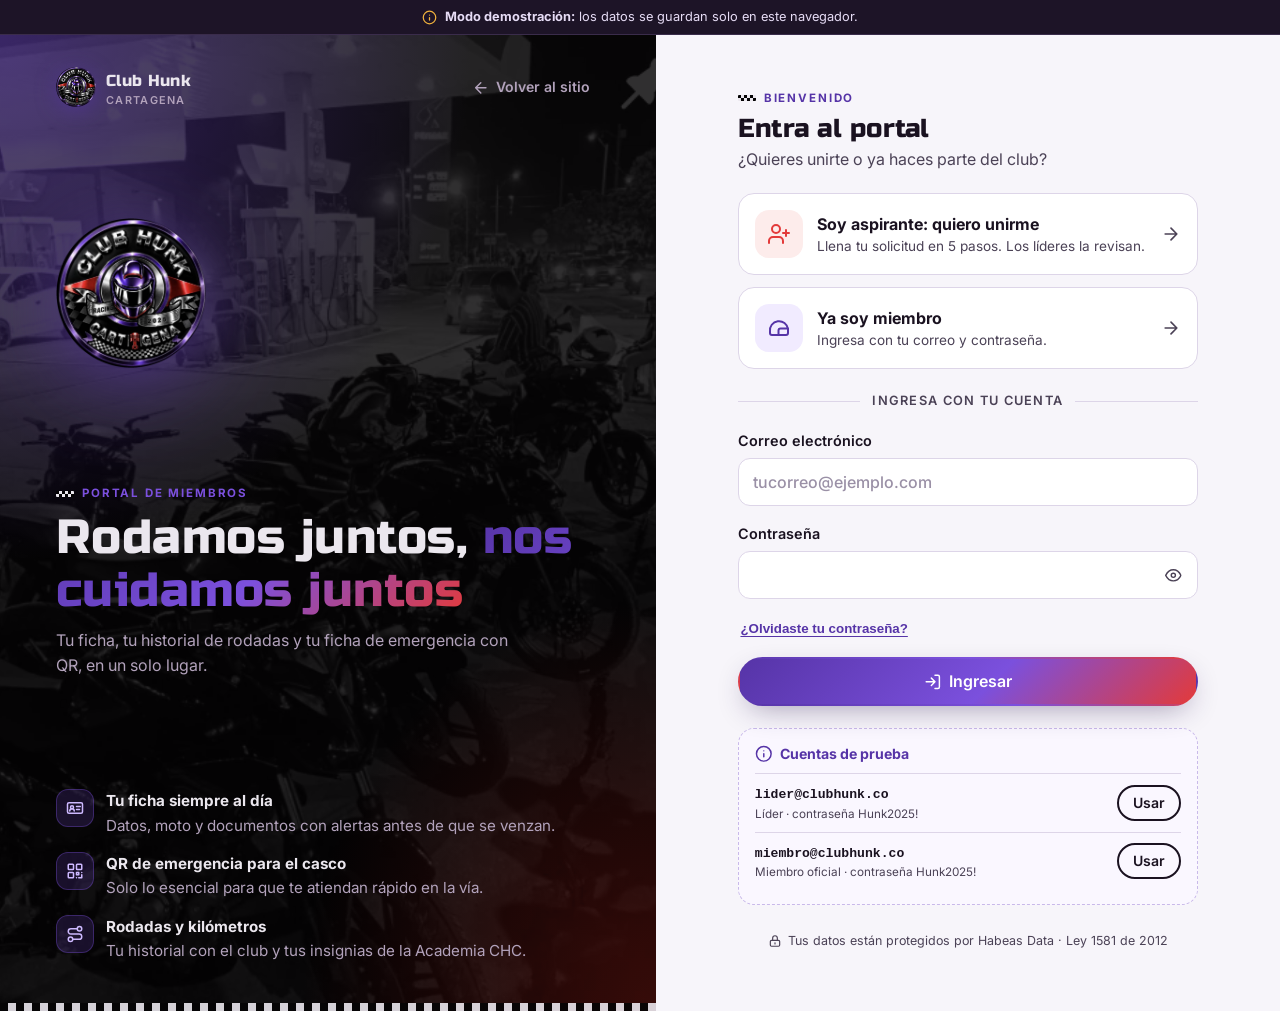
<file: portal/index.html>
<!doctype html>
<html lang="es-CO">
<head>
<meta charset="utf-8">
<meta name="viewport" content="width=device-width, initial-scale=1, viewport-fit=cover">
<title>Ingresar · Portal Club Hunk Cartagena</title>
<meta name="description" content="Portal de miembros de Club Hunk Cartagena: ingresa a tu ficha o envía tu solicitud para unirte al club.">
<meta name="theme-color" content="#030203">
<link rel="icon" type="image/webp" href="../recursos/logo/club-hunk-logo-512.webp">
<link rel="stylesheet" href="../assets/css/base.css">
<link rel="stylesheet" href="../assets/css/portal.css">
</head>
<body class="portal pag-ingreso">
<a class="salto" href="#contenido">Saltar al contenido</a>
<div class="ingreso">
  <aside class="ingreso-hero">
    <div class="hero-top">
      <a class="marca" href="../"><img src="../recursos/logo/club-hunk-logo-circular.webp" alt="" width="40" height="40"><span><b>Club Hunk</b><small>Cartagena</small></span></a>
      <a class="volver" href="../"><svg class="i" aria-hidden="true"><use href="#i-left"/></svg>Volver al sitio</a>
    </div>
    <img class="hero-logo" src="../recursos/logo/club-hunk-logo-circular.webp" alt="Emblema de Club Hunk Cartagena" width="150" height="150">
    <div class="hero-texto">
      <span class="eyebrow">Portal de miembros</span>
      <h1>Rodamos juntos, <span>nos cuidamos juntos</span></h1>
      <p>Tu ficha, tu historial de rodadas y tu ficha de emergencia con QR, en un solo lugar.</p>
    </div>
    <ul class="hero-puntos">
      <li><svg class="i" aria-hidden="true"><use href="#i-id"/></svg><span><b>Tu ficha siempre al día</b>Datos, moto y documentos con alertas antes de que se venzan.</span></li>
      <li><svg class="i" aria-hidden="true"><use href="#i-qr"/></svg><span><b>QR de emergencia para el casco</b>Solo lo esencial para que te atiendan rápido en la vía.</span></li>
      <li><svg class="i" aria-hidden="true"><use href="#i-route"/></svg><span><b>Rodadas y kilómetros</b>Tu historial con el club y tus insignias de la Academia CHC.</span></li>
    </ul>
    <div class="franja" aria-hidden="true"></div>
  </aside>

  <main id="contenido" class="ingreso-main tema-claro">
    <div class="ingreso-caja">
      <span class="eyebrow">Bienvenido</span>
      <h2>Entra al portal</h2>
      <p class="sub">¿Quieres unirte o ya haces parte del club?</p>

      <div class="accesos">
        <a class="acceso cta" href="registro.html">
          <svg class="i" aria-hidden="true"><use href="#i-userplus"/></svg>
          <span><b>Soy aspirante: quiero unirme</b><small>Llena tu solicitud en 5 pasos. Los líderes la revisan.</small></span>
          <svg class="i" aria-hidden="true"><use href="#i-right"/></svg>
        </a>
        <button type="button" class="acceso" id="btn-soy-miembro" aria-controls="form-ingreso" aria-pressed="false">
          <svg class="i" aria-hidden="true"><use href="#i-helmet"/></svg>
          <span><b>Ya soy miembro</b><small>Ingresa con tu correo y contraseña.</small></span>
          <svg class="i" aria-hidden="true"><use href="#i-right"/></svg>
        </button>
      </div>

      <div class="divisor">Ingresa con tu cuenta</div>

      <form id="form-ingreso" class="form-ingreso" novalidate>
        <div class="alerta-form" id="ingreso-error" role="alert" hidden></div>
        <div class="campo" data-campo="correo">
          <label for="f-correo">Correo electrónico</label>
          <input type="email" id="f-correo" name="correo" autocomplete="email" inputmode="email" placeholder="tucorreo@ejemplo.com" aria-describedby="f-correo-err" aria-required="true">
          <p class="campo-error" id="f-correo-err" aria-live="polite"></p>
        </div>
        <div class="campo" data-campo="password">
          <label for="f-password">Contraseña</label>
          <div class="con-boton">
            <input type="password" id="f-password" name="password" autocomplete="current-password" aria-describedby="f-password-err" aria-required="true">
            <button type="button" class="btn-icono" data-ver-pass="f-password" aria-label="Mostrar contraseña" aria-pressed="false"><svg class="i" aria-hidden="true"><use href="#i-eye"/></svg></button>
          </div>
          <p class="campo-error" id="f-password-err" aria-live="polite"></p>
        </div>
        <div class="fila-sec">
          <button type="button" class="btn-texto" id="btn-olvide">¿Olvidaste tu contraseña?</button>
        </div>
        <button type="submit" class="btn btn-primario btn-bloque" id="btn-ingresar"><svg class="i" aria-hidden="true"><use href="#i-login"/></svg>Ingresar</button>
      </form>

      <form id="form-recuperar" class="form-ingreso panel-recuperar" novalidate hidden>
        <p style="margin:0;color:var(--muted)">Escribe el correo con el que te registraste y te enviaremos un enlace para crear una nueva contraseña.</p>
        <div class="campo" data-campo="correoRec">
          <label for="f-correo-rec">Correo electrónico</label>
          <input type="email" id="f-correo-rec" name="correoRec" autocomplete="email" inputmode="email" aria-describedby="f-correo-rec-err" aria-required="true">
          <p class="campo-error" id="f-correo-rec-err" aria-live="polite"></p>
        </div>
        <button type="submit" class="btn btn-primario btn-bloque" id="btn-recuperar"><svg class="i" aria-hidden="true"><use href="#i-mail"/></svg>Enviar enlace</button>
        <button type="button" class="btn-texto" id="btn-volver-ingreso">Volver a ingresar</button>
      </form>

      <div class="demo-ayuda" id="demo-ayuda" hidden>
        <b><svg class="i" aria-hidden="true"><use href="#i-info"/></svg>Cuentas de prueba</b>
        <div class="demo-cuenta"><span><code>lider@clubhunk.co</code><small>Líder · contraseña Hunk2025!</small></span><button type="button" class="btn btn-borde btn-sm" data-demo="lider@clubhunk.co">Usar</button></div>
        <div class="demo-cuenta"><span><code>miembro@clubhunk.co</code><small>Miembro oficial · contraseña Hunk2025!</small></span><button type="button" class="btn btn-borde btn-sm" data-demo="miembro@clubhunk.co">Usar</button></div>
      </div>

      <p class="pie-legal"><svg class="i" aria-hidden="true"><use href="#i-lock"/></svg>Tus datos están protegidos por Habeas Data · Ley 1581 de 2012</p>
    </div>
  </main>
</div>
<script type="module" src="../assets/js/portal/ui-login.js"></script>
</body>
</html>
</file>
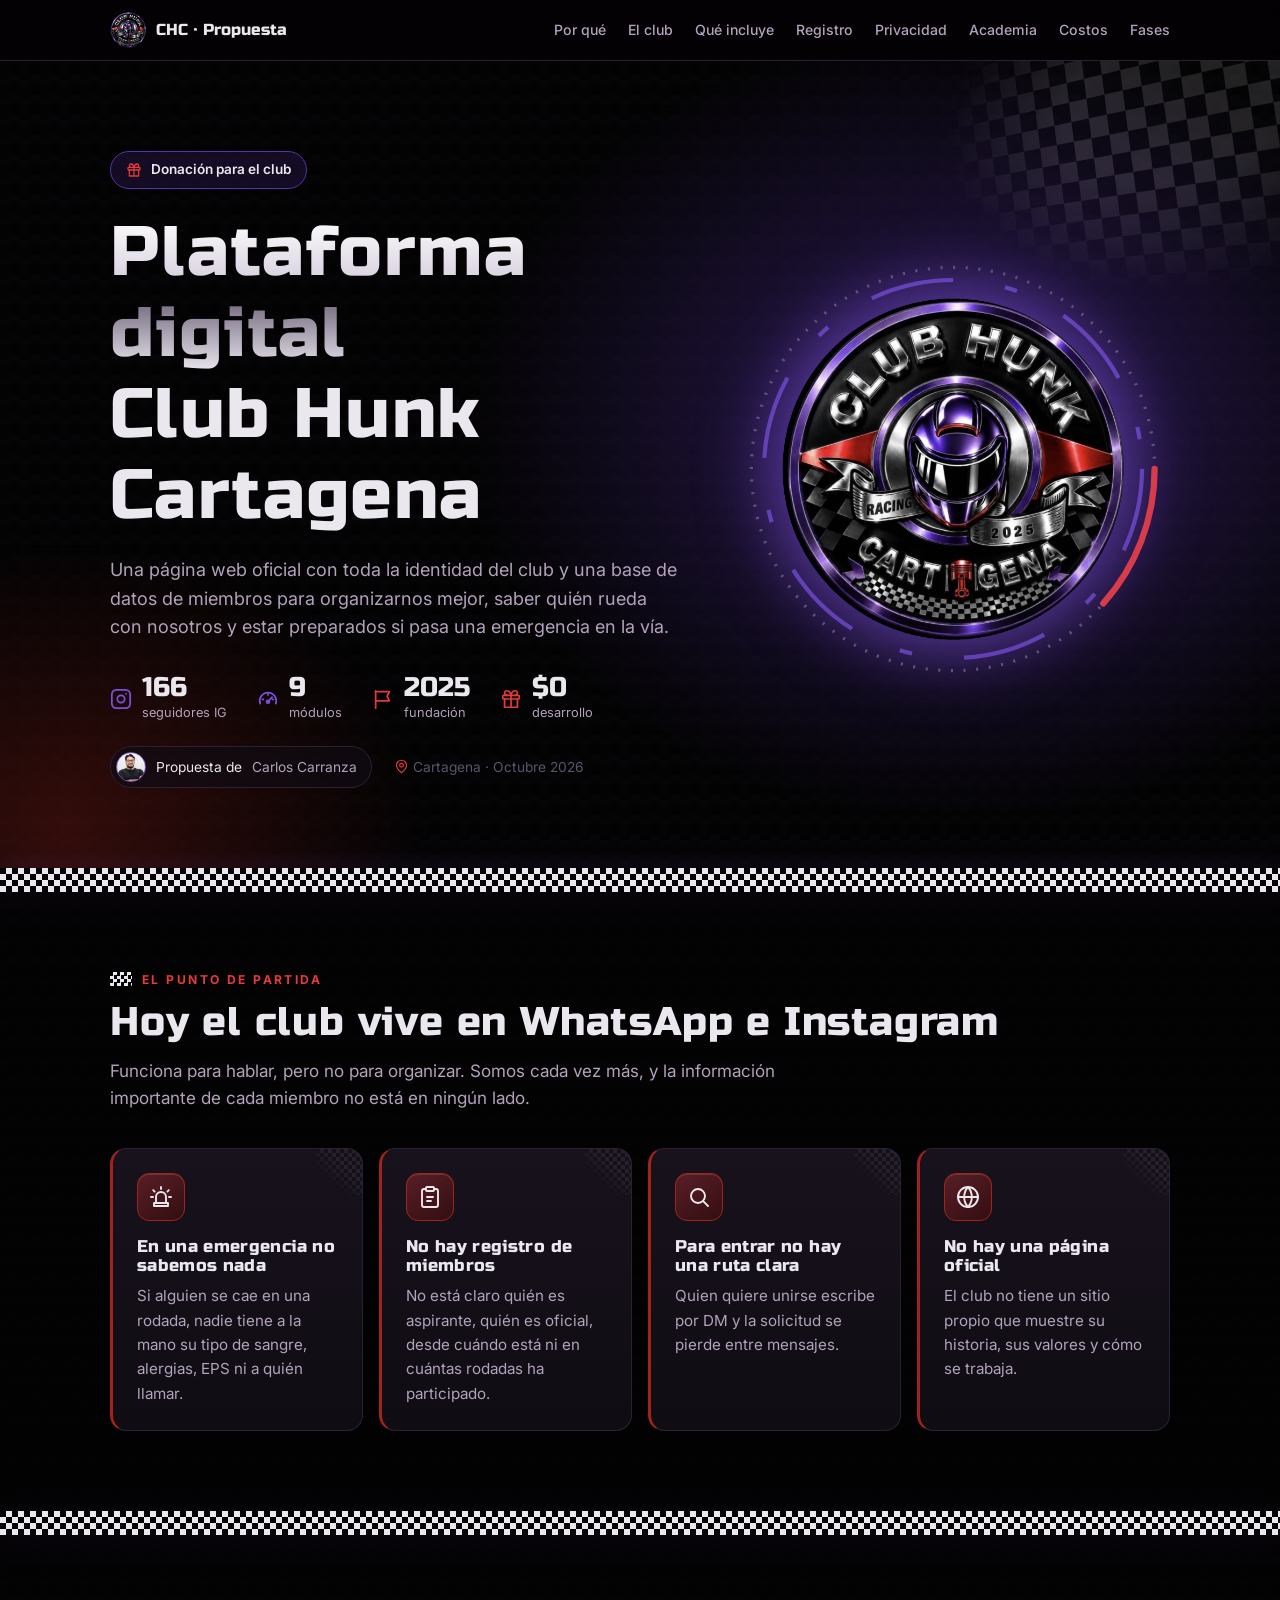
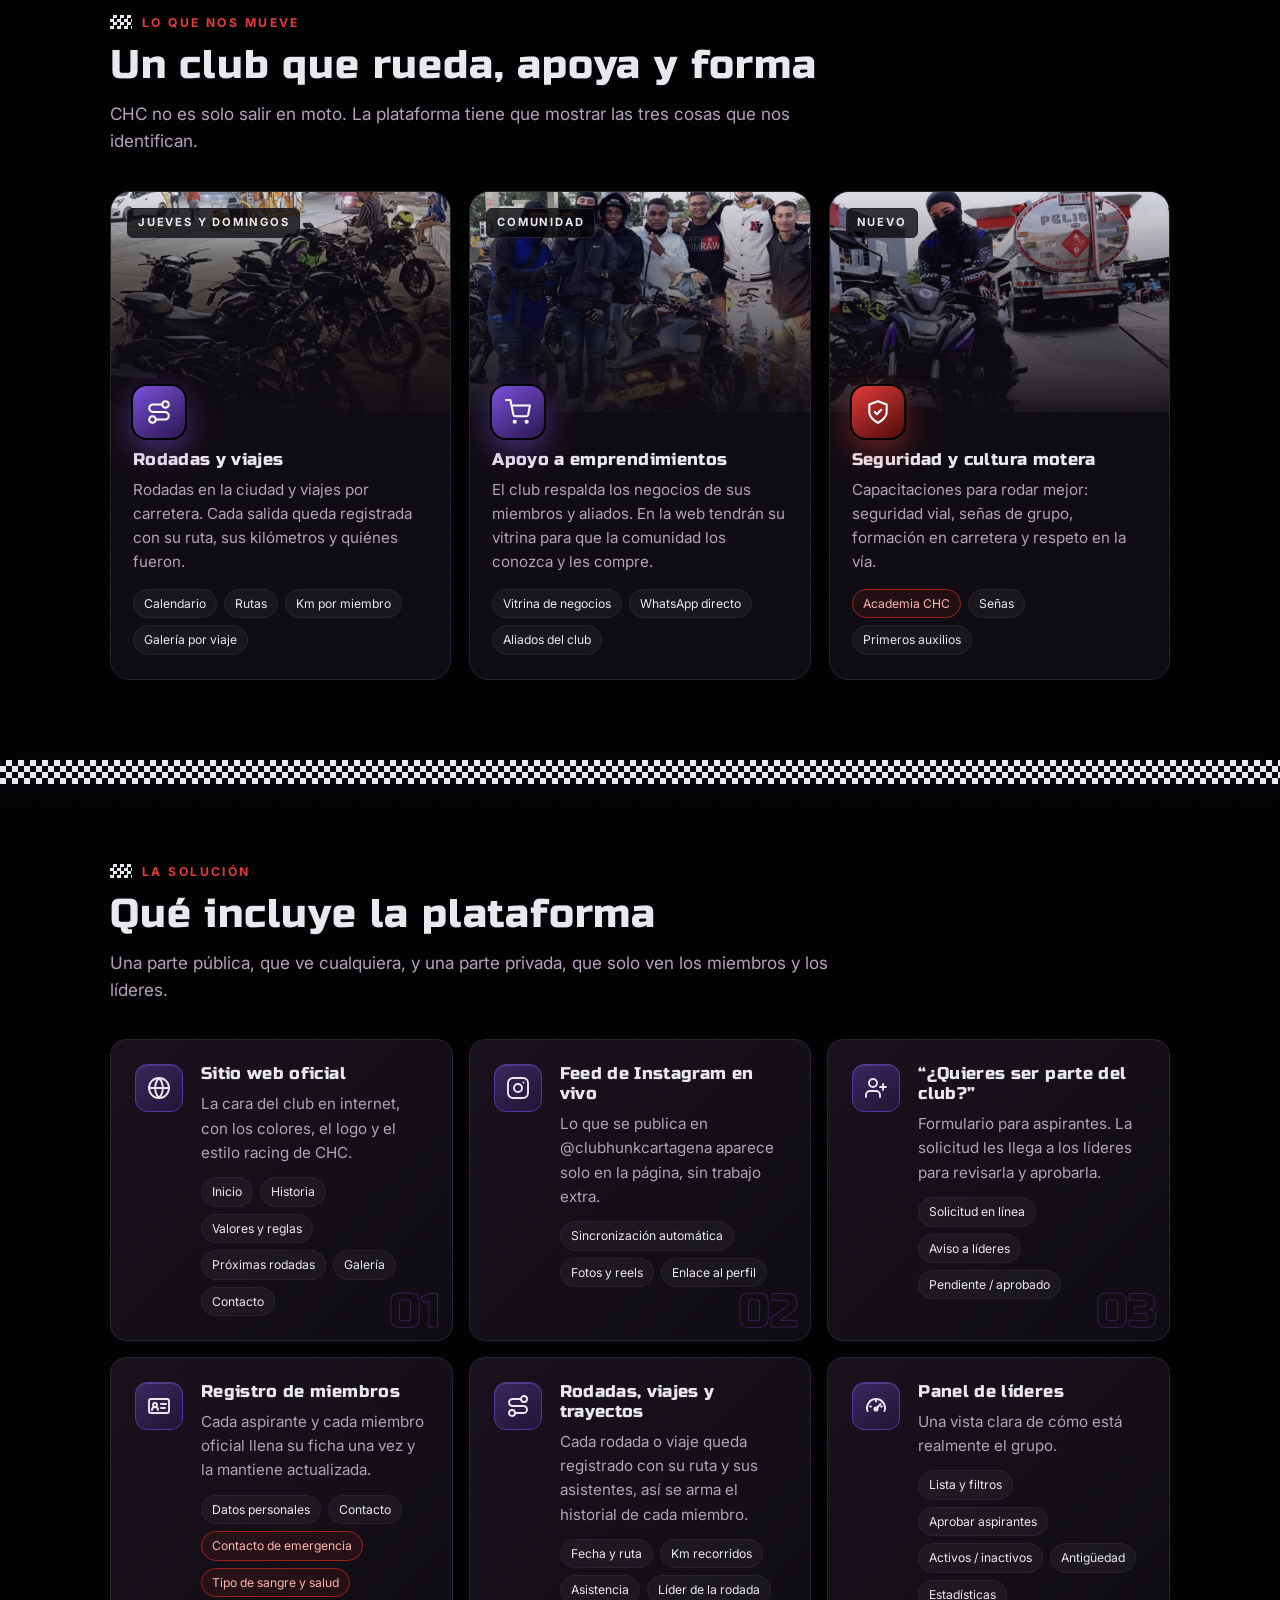
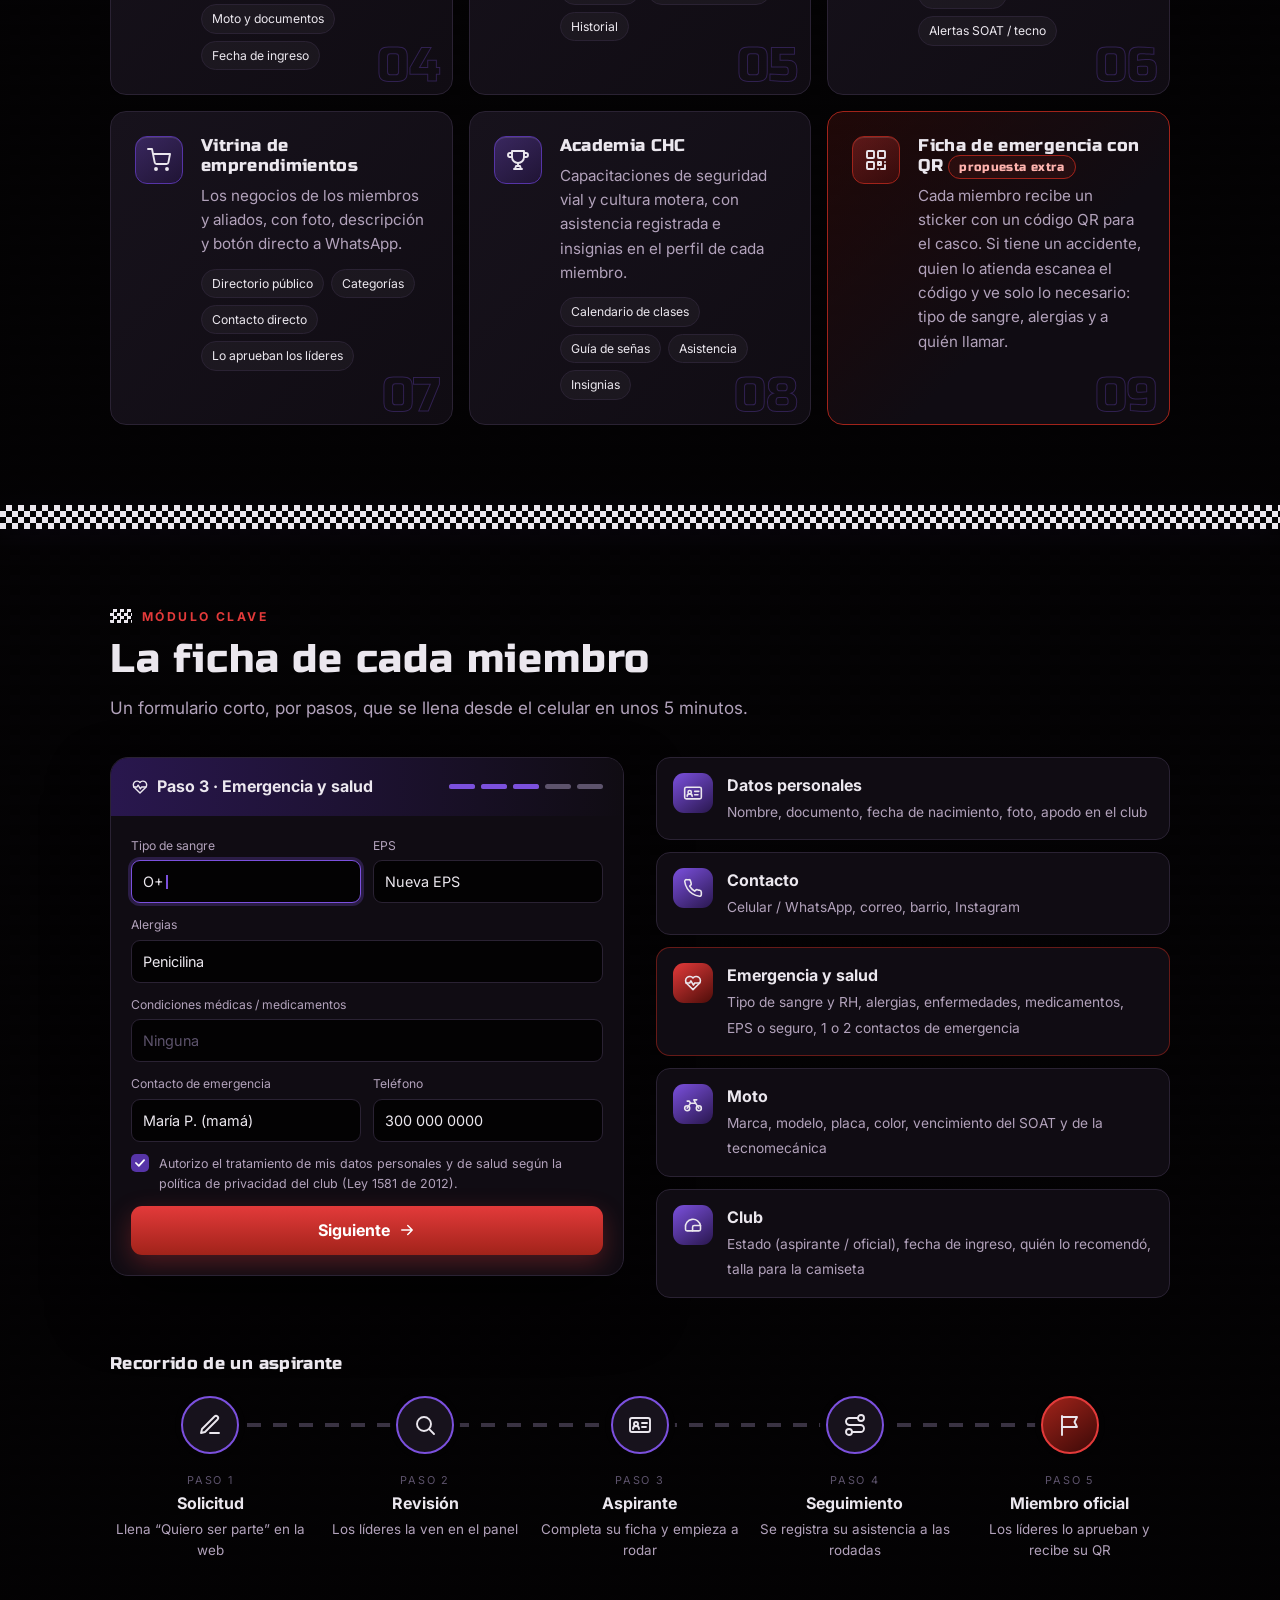
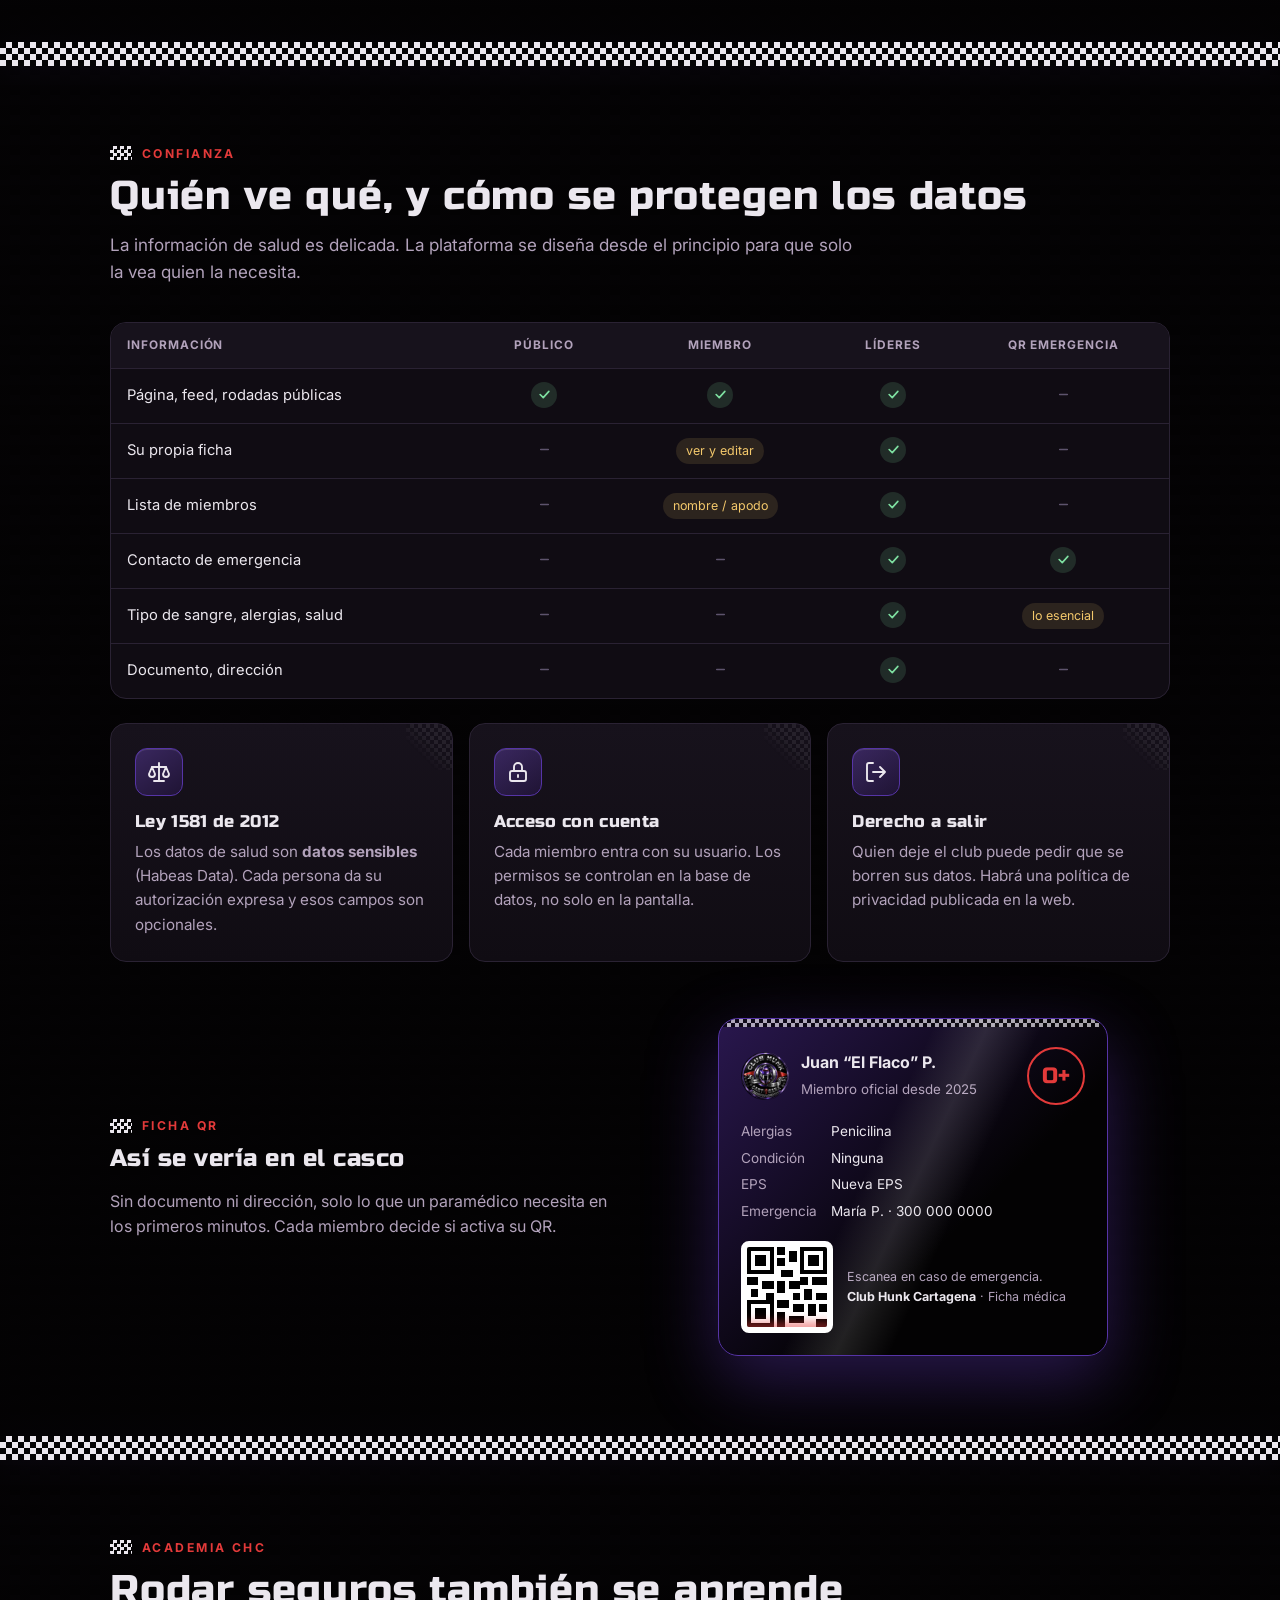
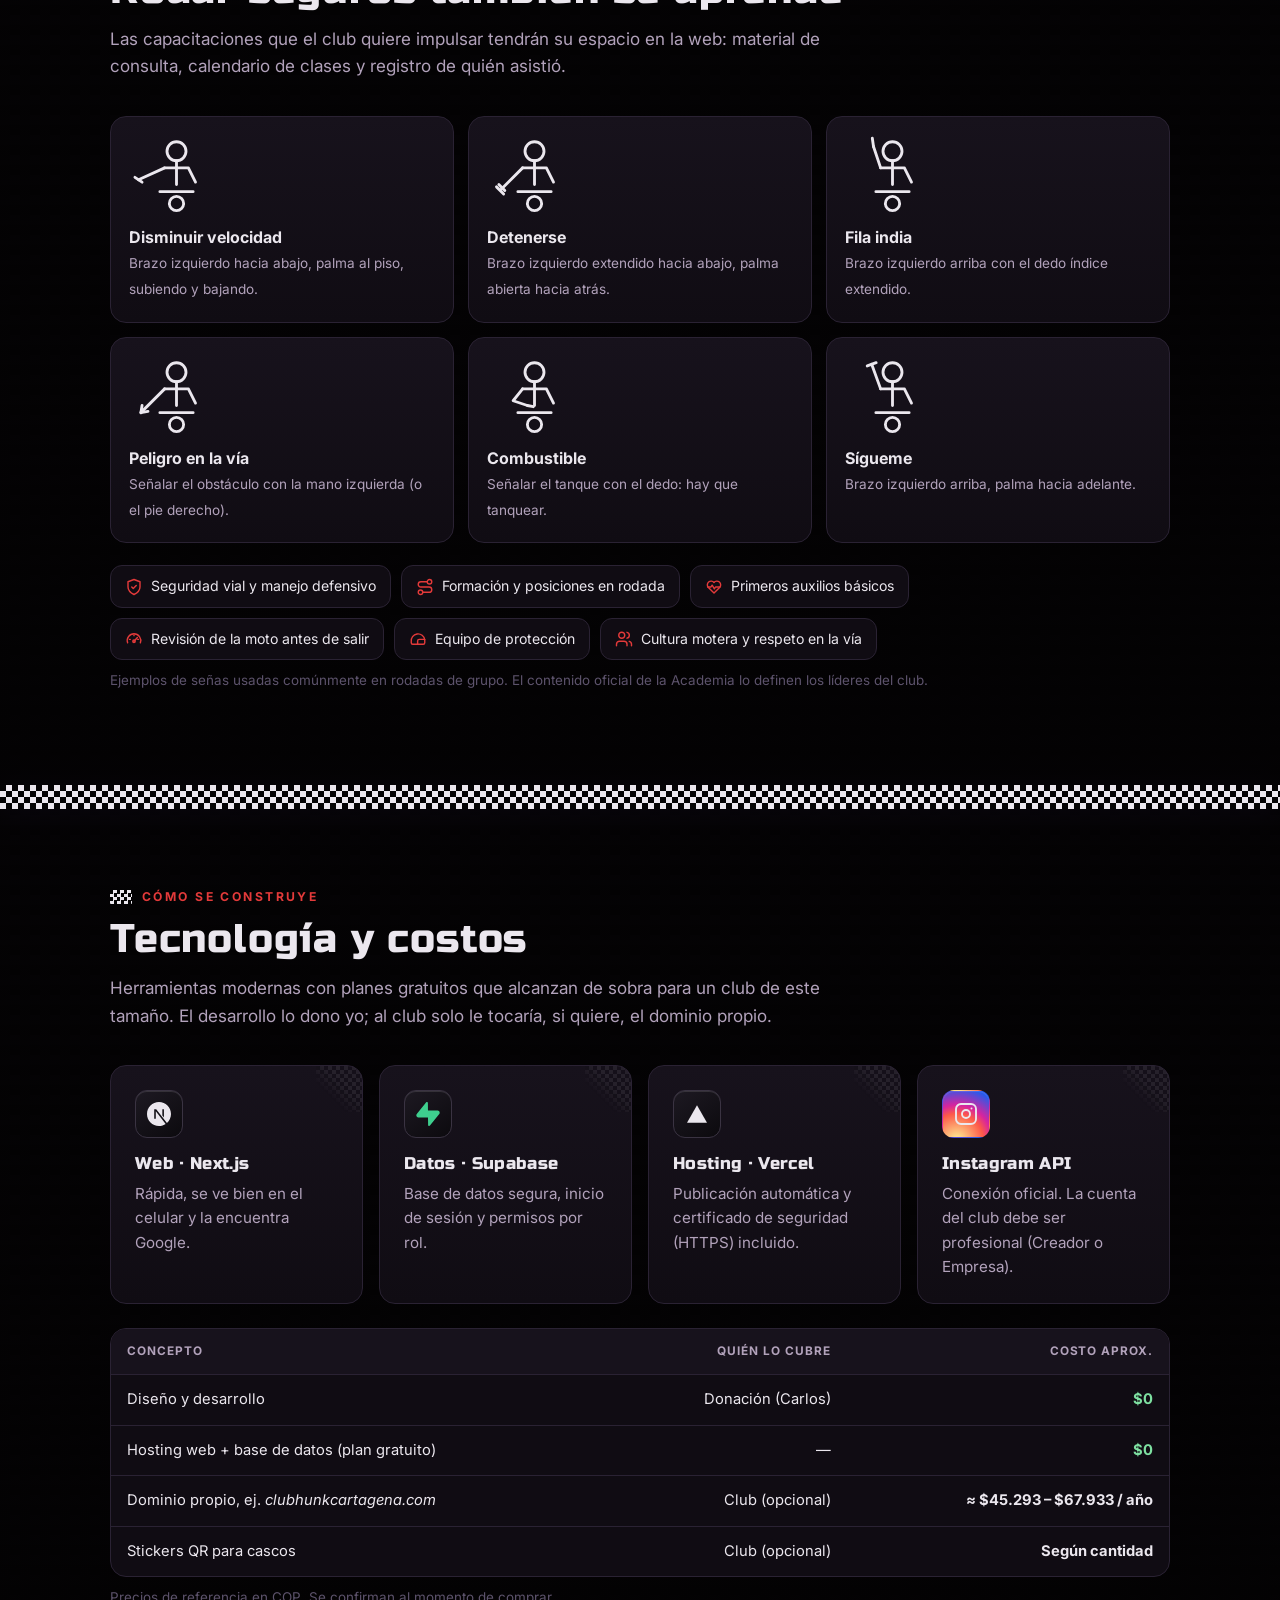
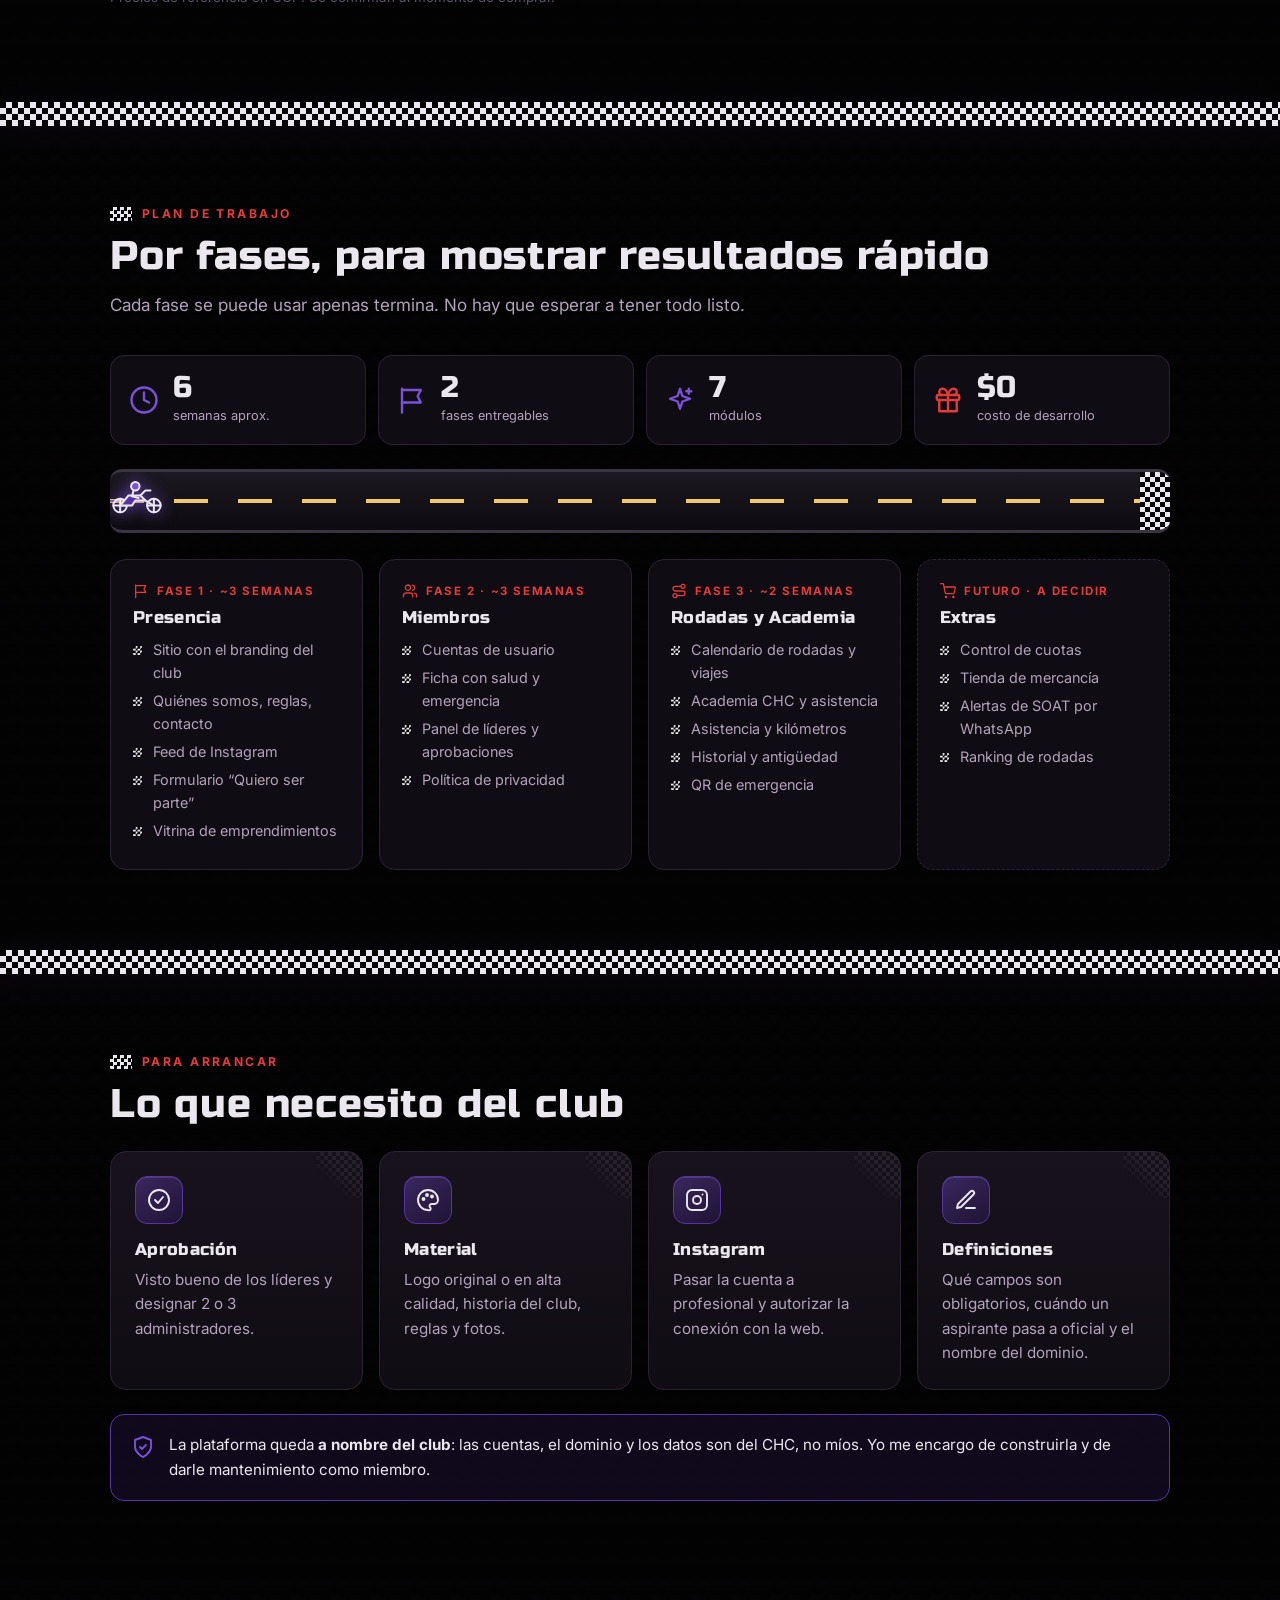
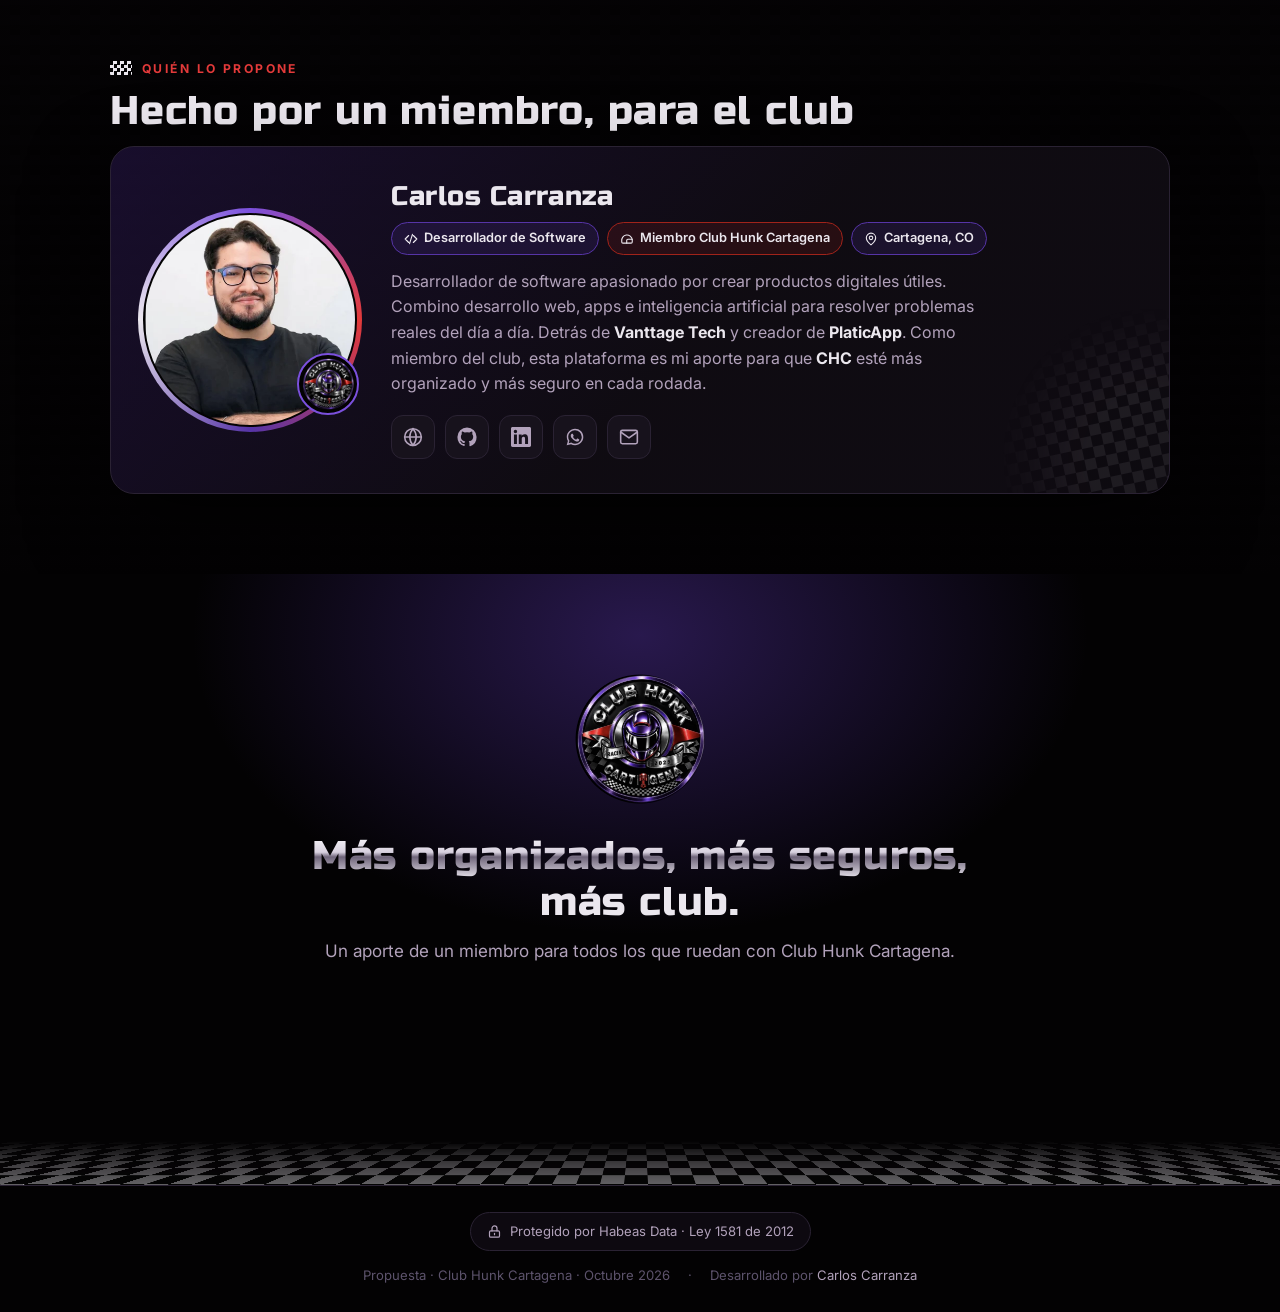
<file: propuesta/index.html>
<!doctype html>
<html lang="es">
<head>
<meta charset="utf-8">
<meta name="viewport" content="width=device-width, initial-scale=1, viewport-fit=cover">
<title>Propuesta Plataforma CHC</title>
<link rel="icon" href="../recursos/logo/club-hunk-logo-512.webp">
<link rel="preconnect" href="https://fonts.googleapis.com">
<link rel="preconnect" href="https://fonts.gstatic.com" crossorigin>
<link href="https://fonts.googleapis.com/css2?family=Russo+One&family=Inter:wght@400;500;600;700;800&display=swap" rel="stylesheet">
<script>document.documentElement.classList.add('js')</script>
<style>
  :root{
    --negro:#030203; --sup:#100C13; --sup2:#17121c; --borde:#2a2233;
    --morado-prof:#29174E; --morado:#5634A7; --morado-br:#7B50DD;
    --rojo:#A1231A; --rojo-br:#E33A3A;
    --acero:#5D536C; --lavanda:#B2A2BB; --cromo:#EBE7EE;
    --display:"Russo One","Arial Black",Impact,sans-serif;
    --texto:"Inter",system-ui,-apple-system,"Segoe UI",sans-serif;
    --cuadro:conic-gradient(var(--cromo) 25%,#050405 0 50%,var(--cromo) 0 75%,#050405 0);
    --ease:cubic-bezier(.2,.8,.2,1);
  }
  *{box-sizing:border-box}
  html{scroll-behavior:smooth;scroll-padding-top:70px}
  body{margin:0;color:var(--cromo);font:16px/1.6 var(--texto);-webkit-font-smoothing:antialiased;overflow-x:hidden;
    /* fibra de carbono */
    background-color:var(--negro);
    background-image:
      linear-gradient(27deg,#0a080c 5px,transparent 5px),
      linear-gradient(207deg,#0a080c 5px,transparent 5px),
      linear-gradient(27deg,#070507 5px,transparent 5px),
      linear-gradient(207deg,#070507 5px,transparent 5px),
      linear-gradient(90deg,#060406 10px,transparent 10px),
      linear-gradient(#08060a 25%,#050305 25%,#050305 50%,transparent 50%,transparent 75%,#0b080d 75%,#0b080d);
    background-size:20px 20px;background-position:0 5px,10px 0,0 10px,10px 5px,0 0,0 0}
  a{color:var(--morado-br)}
  .wrap{max-width:1100px;margin:0 auto;padding-inline:20px}
  section{position:relative;padding-block:80px;background:linear-gradient(180deg,rgba(3,2,3,.82),rgba(3,2,3,.94))}
  h1,h2,h3{font-family:var(--display);font-weight:400;letter-spacing:.02em;line-height:1.15;margin:0}
  h2{font-size:clamp(1.65rem,4vw,2.5rem);margin-bottom:12px}
  h3{font-size:1.08rem;margin-bottom:8px}
  .lead{color:var(--lavanda);font-size:1.07rem;max-width:68ch;margin:0 0 36px}
  .chrome{background:linear-gradient(180deg,#fff 0%,#d8d1df 42%,#6e6479 52%,#f0ecf4 100%);-webkit-background-clip:text;background-clip:text;color:transparent}

  /* eyebrow con banderín a cuadros */
  .eyebrow{display:flex;align-items:center;gap:10px;font:700 .76rem var(--texto);letter-spacing:.2em;text-transform:uppercase;color:var(--rojo-br);margin-bottom:12px}
  .eyebrow::before{content:"";width:22px;height:14px;background:var(--cuadro) 0 0/7px 7px;transform-origin:left center;animation:ondea 1.6s ease-in-out infinite;border-radius:1px}
  @keyframes ondea{0%,100%{transform:skewY(0) scaleX(1)}50%{transform:skewY(-8deg) scaleX(.9)}}

  /* ===== ICONOS ===== */
  .i{width:24px;height:24px;fill:none;stroke:currentColor;stroke-width:1.9;stroke-linecap:round;stroke-linejoin:round;flex:none}
  .ico{position:relative;width:48px;height:48px;border-radius:12px;display:grid;place-items:center;margin-bottom:16px;color:var(--cromo);
    background:linear-gradient(145deg,rgba(123,80,221,.35),rgba(41,23,78,.5));border:1px solid var(--morado);
    box-shadow:inset 0 1px 0 rgba(255,255,255,.12),0 0 0 0 rgba(123,80,221,.0);transition:transform .4s var(--ease),box-shadow .4s}
  .ico.r{background:linear-gradient(145deg,rgba(227,58,58,.32),rgba(80,12,10,.5));border-color:var(--rojo)}
  .js .rv .i{stroke-dasharray:120;stroke-dashoffset:120}
  .js .rv.in .i{animation:trazo 1.4s var(--ease) forwards;animation-delay:calc(var(--d,0) * 1ms + 200ms)}
  @keyframes trazo{to{stroke-dashoffset:0}}
  .card:hover .ico,.blk:hover .n{transform:rotate(-8deg) scale(1.1);box-shadow:0 0 24px rgba(123,80,221,.6)}
  .card:hover .ico.r{box-shadow:0 0 24px rgba(227,58,58,.6)}
  .pulso{animation:latido 1.4s ease-in-out infinite}
  @keyframes latido{0%,100%{transform:scale(1)}15%{transform:scale(1.18)}30%{transform:scale(1)}45%{transform:scale(1.1)}}

  /* ===== REVEAL ===== */
  .js .rv{opacity:0;transform:translateY(28px);transition:opacity .8s var(--ease),transform .8s var(--ease);transition-delay:calc(var(--d,0) * 1ms)}
  .js .rv.in{opacity:1;transform:none}

  /* ===== NAV ===== */
  nav{position:sticky;top:env(safe-area-inset-top,0px);z-index:20;background:rgba(3,2,3,.82);backdrop-filter:blur(12px);-webkit-backdrop-filter:blur(12px);border-bottom:1px solid var(--borde)}
  nav .wrap{display:flex;align-items:center;gap:20px;height:60px}
  nav .marca{display:flex;align-items:center;gap:10px;text-decoration:none;color:var(--cromo)}
  nav .marca img{width:36px;height:36px;transition:transform .6s var(--ease)}
  nav .marca:hover img{transform:rotate(360deg)}
  nav b{font-family:var(--display);font-weight:400;white-space:nowrap}
  nav .sp{flex:1}
  .links{display:flex;gap:22px}
  .links a{position:relative;color:var(--lavanda);text-decoration:none;font-size:.88rem;font-weight:500;white-space:nowrap;padding-block:6px}
  .links a::after{content:"";position:absolute;left:0;right:0;bottom:0;height:3px;background:var(--cuadro) 0 0/3px 3px;transform:scaleX(0);transform-origin:left;transition:transform .35s var(--ease)}
  .links a:hover{color:var(--cromo)}
  .links a:hover::after,.links a.act::after{transform:scaleX(1)}
  .links a.act{color:var(--cromo)}
  .burger{display:none;background:none;border:1px solid var(--borde);border-radius:10px;color:var(--cromo);width:42px;height:42px;place-items:center;cursor:pointer}
  .burger span{display:block;width:18px;height:2px;background:currentColor;position:relative;transition:.3s}
  .burger span::before,.burger span::after{content:"";position:absolute;left:0;width:18px;height:2px;background:currentColor;transition:.3s}
  .burger span::before{top:-6px}.burger span::after{top:6px}
  nav.open .burger span{background:transparent}
  nav.open .burger span::before{top:0;transform:rotate(45deg)}
  nav.open .burger span::after{top:0;transform:rotate(-45deg)}
  .prog{position:absolute;left:0;bottom:-1px;height:2px;width:100%;transform-origin:left;transform:scaleX(var(--p,0));background:linear-gradient(90deg,var(--morado-br),var(--rojo-br))}

  /* ===== HERO ===== */
  .hero{position:relative;overflow:hidden;padding-block:90px 80px;
    background:radial-gradient(55% 70% at 75% 45%,rgba(86,52,167,.5),transparent 70%),radial-gradient(40% 50% at 5% 95%,rgba(161,35,26,.3),transparent 70%),rgba(3,2,3,.6)}
  .hero .wrap{position:relative;z-index:2;display:grid;grid-template-columns:1.15fr .85fr;gap:40px;align-items:center}
  .hero h1{font-size:clamp(2.3rem,6.5vw,4.4rem)}
  .hero h1 .l{display:block;overflow:hidden}
  .hero h1 .l > span{display:inline-block;animation:sube 1s var(--ease) both}
  .hero h1 .l:nth-child(2) > span{animation-delay:.15s}
  @keyframes sube{from{transform:translateY(105%)}to{transform:none}}
  .hero p{color:var(--lavanda);font-size:1.13rem;max-width:52ch;animation:aparece 1s .4s var(--ease) both}
  @keyframes aparece{from{opacity:0;transform:translateY(16px)}to{opacity:1;transform:none}}
  .tag{display:inline-flex;gap:9px;align-items:center;border:1px solid var(--morado);background:rgba(86,52,167,.2);color:var(--cromo);padding:7px 15px;border-radius:999px;font-size:.85rem;font-weight:600;margin-bottom:24px;animation:aparece .8s var(--ease) both}
  .tag .i{width:16px;height:16px;color:var(--rojo-br)}
  /* bandera a cuadros ondeando en la esquina */
  .flag{position:absolute;z-index:1;top:-40px;right:-60px;width:520px;height:340px;background:var(--cuadro) 0 0/40px 40px;opacity:.13;
    transform:perspective(700px) rotateY(-28deg) rotateZ(-8deg);
    -webkit-mask-image:radial-gradient(70% 70% at 70% 30%,#000 30%,transparent 72%);mask-image:radial-gradient(70% 70% at 70% 30%,#000 30%,transparent 72%);
    animation:bandera 5s ease-in-out infinite}
  @keyframes bandera{0%,100%{transform:perspective(700px) rotateY(-28deg) rotateZ(-8deg) skewY(0)}50%{transform:perspective(700px) rotateY(-18deg) rotateZ(-6deg) skewY(-5deg)}}
  /* líneas de velocidad */
  .speed{position:absolute;inset:0;z-index:1;pointer-events:none;overflow:hidden}
  .speed i{position:absolute;right:-30%;height:2px;border-radius:2px;background:linear-gradient(90deg,transparent,rgba(235,231,238,.7));animation:raya linear infinite}
  .speed i:nth-child(1){top:18%;width:260px;animation-duration:2.4s}
  .speed i:nth-child(2){top:34%;width:160px;animation-duration:1.8s;animation-delay:.6s;background:linear-gradient(90deg,transparent,rgba(123,80,221,.9))}
  .speed i:nth-child(3){top:58%;width:320px;animation-duration:2.9s;animation-delay:1.1s}
  .speed i:nth-child(4){top:76%;width:200px;animation-duration:2.1s;animation-delay:.3s;background:linear-gradient(90deg,transparent,rgba(227,58,58,.9))}
  .speed i:nth-child(5){top:90%;width:140px;animation-duration:1.6s;animation-delay:1.5s}
  @keyframes raya{from{transform:translateX(0)}to{transform:translateX(-170vw)}}
  /* logo + tacómetro */
  .logo-wrap{position:relative;justify-self:center;width:min(100%,420px);aspect-ratio:1;animation:entraLogo 1.3s .2s var(--ease) both}
  @keyframes entraLogo{from{opacity:0;transform:scale(.6) rotate(-120deg)}to{opacity:1;transform:none}}
  .logo-wrap img{position:absolute;inset:9%;width:82%;filter:drop-shadow(0 0 40px rgba(123,80,221,.6));animation:flota 6s ease-in-out infinite}
  @keyframes flota{0%,100%{transform:translateY(0)}50%{transform:translateY(-10px)}}
  .tacho{position:absolute;inset:0;width:100%;height:100%;animation:gira 40s linear infinite}
  .tacho2{position:absolute;inset:0;width:100%;height:100%;animation:gira 14s linear infinite reverse}
  @keyframes gira{to{transform:rotate(360deg)}}
  .halo{position:absolute;inset:14%;border-radius:50%;box-shadow:0 0 80px 10px rgba(123,80,221,.45);animation:halo 2.8s ease-in-out infinite}
  @keyframes halo{50%{box-shadow:0 0 120px 24px rgba(123,80,221,.25),0 0 40px 4px rgba(227,58,58,.25)}}
  .stats{display:grid;grid-template-columns:repeat(4,auto);gap:10px 30px;margin-top:32px;justify-content:start;animation:aparece 1s .6s var(--ease) both}
  .stats b{display:block;font-family:var(--display);font-weight:400;font-size:1.7rem;line-height:1.1;color:var(--cromo)}
  .stats small{color:var(--lavanda);font-size:.8rem}
  .autor{display:flex;flex-wrap:wrap;gap:6px 22px;margin-top:22px;font-size:.86rem;color:var(--acero);animation:aparece 1s .75s var(--ease) both}
  .autor span{color:var(--lavanda)}

  /* banda a cuadros en movimiento (línea de meta) */
  .meta-line{height:24px;background:var(--cuadro) 0 0/12px 12px;animation:pista 1.2s linear infinite;box-shadow:0 0 30px rgba(123,80,221,.35)}
  .meta-line.rev{animation-direction:reverse}
  @keyframes pista{to{background-position:24px 0}}

  /* ===== TARJETAS ===== */
  .grid{display:grid;gap:16px;grid-template-columns:repeat(auto-fit,minmax(min(100%,240px),1fr))}
  .card{position:relative;overflow:hidden;background:linear-gradient(180deg,var(--sup2),var(--sup));border:1px solid var(--borde);border-radius:16px;padding:24px;transition:transform .4s var(--ease),border-color .4s}
  .card::after{content:"";position:absolute;top:0;right:0;width:46px;height:46px;background:var(--cuadro) 0 0/8px 8px;opacity:.07;-webkit-mask-image:linear-gradient(225deg,#000 40%,transparent 70%);mask-image:linear-gradient(225deg,#000 40%,transparent 70%);transition:opacity .4s}
  .card:hover{transform:translateY(-6px);border-color:var(--morado)}
  .card:hover::after{opacity:.35}
  .card p{margin:0;color:var(--lavanda);font-size:.95rem}
  .problem .card{border-left:3px solid var(--rojo)}
  .problem .card:hover{border-color:var(--rojo-br)}

  /* ===== MÓDULOS ===== */
  .mods{display:grid;gap:16px;grid-template-columns:repeat(auto-fit,minmax(min(100%,320px),1fr))}
  .mod{position:relative;display:grid;grid-template-columns:auto 1fr;gap:18px;padding:24px;background:linear-gradient(135deg,var(--sup2),var(--sup));border:1px solid var(--borde);border-radius:16px;overflow:hidden;transition:transform .4s var(--ease),border-color .4s}
  .mod:hover{transform:translateY(-5px);border-color:var(--morado)}
  .mod .ico{margin:0}
  .mod .num{position:absolute;right:12px;bottom:4px;font-family:var(--display);font-size:3rem;line-height:1;color:transparent;-webkit-text-stroke:1px rgba(123,80,221,.3);pointer-events:none}
  .mod p{margin:0 0 12px;color:var(--lavanda);font-size:.95rem}
  .mod.star{border-color:var(--rojo);background:linear-gradient(135deg,rgba(161,35,26,.18),var(--sup) 60%)}
  .chips{display:flex;flex-wrap:wrap;gap:7px}
  .chip{font-size:.76rem;padding:4px 10px;border-radius:999px;background:rgba(255,255,255,.04);border:1px solid var(--borde);color:var(--cromo)}
  .chip.s{border-color:var(--rojo);color:#ffb3ae;background:rgba(161,35,26,.12)}

  /* ===== FORMULARIO MOCK ===== */
  .split{display:grid;grid-template-columns:1fr 1fr;gap:32px;align-items:start}
  .form{background:var(--sup);border:1px solid var(--borde);border-radius:18px;overflow:hidden;box-shadow:0 30px 60px rgba(0,0,0,.5)}
  .form header{position:relative;padding:16px 20px;background:linear-gradient(90deg,var(--morado-prof),var(--sup));display:flex;justify-content:space-between;align-items:center;gap:12px}
  .form header b{display:flex;align-items:center;gap:8px}
  .steps{display:flex;gap:6px}
  .steps span{width:26px;height:5px;border-radius:3px;background:var(--acero);overflow:hidden;position:relative}
  .steps span::after{content:"";position:absolute;inset:0;background:var(--morado-br);transform:scaleX(0);transform-origin:left}
  .in .steps span:nth-child(1)::after{animation:llena .5s .3s forwards}
  .in .steps span:nth-child(2)::after{animation:llena .5s .8s forwards}
  .in .steps span:nth-child(3)::after{animation:llena .5s 1.3s forwards}
  @keyframes llena{to{transform:none}}
  .form .body{padding:20px;display:grid;gap:12px;grid-template-columns:1fr 1fr}
  .f{display:flex;flex-direction:column;gap:5px;font-size:.76rem;color:var(--lavanda)}
  .f.full{grid-column:1/-1}
  .f div{background:var(--negro);border:1px solid var(--borde);border-radius:9px;padding:9px 11px;color:var(--cromo);font-size:.9rem;min-height:40px}
  .f div.foco{border-color:var(--morado-br);box-shadow:0 0 0 3px rgba(123,80,221,.25)}
  .f div.ph{color:var(--acero)}
  .cursor::after{content:"";display:inline-block;width:2px;height:1em;background:var(--morado-br);margin-left:2px;vertical-align:-2px;animation:parpadea 1s steps(1) infinite}
  @keyframes parpadea{50%{opacity:0}}
  .consent{grid-column:1/-1;display:flex;gap:10px;font-size:.78rem;color:var(--lavanda);align-items:flex-start}
  .consent .i{width:18px;height:18px;color:#fff;background:var(--morado);border-radius:5px;padding:2px;stroke-width:3}
  .btn{display:inline-flex;align-items:center;justify-content:center;gap:8px;background:linear-gradient(180deg,var(--rojo-br),var(--rojo));color:#fff;font-weight:700;padding:12px 20px;border-radius:11px;text-decoration:none;box-shadow:0 8px 24px rgba(227,58,58,.3)}
  .btn .i{width:18px;height:18px;animation:empuja 1.2s ease-in-out infinite}
  @keyframes empuja{50%{transform:translateX(4px)}}
  .blocks{display:grid;gap:12px}
  .blk{display:flex;gap:14px;align-items:flex-start;background:var(--sup);border:1px solid var(--borde);border-radius:14px;padding:15px 16px;transition:border-color .3s,transform .4s var(--ease)}
  .blk:hover{border-color:var(--morado);transform:translateX(6px)}
  .blk b{display:block}
  .blk small{color:var(--lavanda);font-size:.86rem}
  .blk .n{flex:none;width:40px;height:40px;border-radius:11px;background:linear-gradient(145deg,var(--morado-br),var(--morado-prof));display:grid;place-items:center;transition:transform .4s var(--ease),box-shadow .4s}
  .blk .n .i{width:20px;height:20px}
  .blk.s{border-color:rgba(161,35,26,.6)}
  .blk.s .n{background:linear-gradient(145deg,var(--rojo-br),#4d0d09)}

  /* ===== FLUJO ===== */
  .flow{position:relative;display:grid;grid-template-columns:repeat(5,1fr);gap:14px;margin-top:8px}
  .flow::before{content:"";position:absolute;left:8%;right:8%;top:27px;height:4px;background:repeating-linear-gradient(90deg,var(--acero) 0 14px,transparent 14px 26px);opacity:.6}
  .flow::after{content:"";position:absolute;left:8%;top:22px;width:14px;height:14px;border-radius:50%;background:var(--rojo-br);box-shadow:0 0 16px var(--rojo-br);animation:recorre 5s ease-in-out infinite}
  @keyframes recorre{0%{left:8%}90%,100%{left:calc(92% - 14px)}}
  .st{position:relative;text-align:center}
  .st .dot{position:relative;z-index:1;margin:0 auto 12px;width:58px;height:58px;border-radius:50%;display:grid;place-items:center;background:var(--sup2);border:2px solid var(--morado-br);color:var(--cromo);box-shadow:0 0 0 6px var(--negro)}
  .st:last-child .dot{border-color:var(--rojo-br);background:linear-gradient(145deg,var(--rojo),#3b0907)}
  .st b{display:block}
  .st small{color:var(--lavanda);font-size:.84rem;display:block;margin-top:2px}
  .st em{font-style:normal;font-size:.68rem;letter-spacing:.16em;text-transform:uppercase;color:var(--acero)}

  /* ===== TABLAS ===== */
  .tbl{overflow-x:auto;border:1px solid var(--borde);border-radius:16px;background:var(--sup)}
  table{border-collapse:collapse;width:100%;min-width:640px;font-size:.92rem}
  th,td{padding:13px 16px;text-align:left;border-bottom:1px solid var(--borde)}
  th{background:var(--sup2);font-weight:700;color:var(--lavanda);font-size:.74rem;letter-spacing:.08em;text-transform:uppercase}
  td:not(:first-child),th:not(:first-child){text-align:center}
  tbody tr{transition:background .25s}
  tbody tr:hover{background:rgba(123,80,221,.08)}
  tr:last-child td{border-bottom:0}
  .ok,.no,.pa{display:inline-grid;place-items:center;width:26px;height:26px;border-radius:50%}
  .ok{background:rgba(126,224,161,.15);color:#7ee0a1}
  .no{color:var(--acero)}
  .pa{width:auto;padding:0 10px;border-radius:999px;background:rgba(243,200,107,.12);color:#f3c86b;font-size:.78rem}
  .ok .i,.no .i{width:15px;height:15px;stroke-width:2.6}
  .ok + small{display:block;font-size:.72rem;color:var(--lavanda)}
  .cost td:not(:first-child),.cost th:not(:first-child){text-align:right}
  .cost td:last-child{font-weight:700}
  .cost .free{color:#7ee0a1}

  /* ===== QR CARD ===== */
  .idcard{position:relative;max-width:390px;width:100%;justify-self:center;border-radius:20px;padding:22px;overflow:hidden;
    background:linear-gradient(135deg,var(--morado-prof),var(--negro) 62%);border:1px solid var(--morado);box-shadow:0 24px 70px rgba(86,52,167,.45);animation:flota 5s ease-in-out infinite}
  .idcard::before{content:"";position:absolute;inset:-50%;background:linear-gradient(115deg,transparent 45%,rgba(255,255,255,.12) 50%,transparent 55%);animation:brillo 4.5s ease-in-out infinite}
  @keyframes brillo{0%{transform:translateX(-40%)}60%,100%{transform:translateX(40%)}}
  .idcard .strip{position:absolute;left:0;right:0;top:0;height:8px;background:var(--cuadro) 0 0/8px 8px;opacity:.7}
  .idcard .top{display:flex;gap:12px;align-items:center;margin:6px 0 16px}
  .idcard .top img{width:48px}
  .idcard .rh{margin-left:auto;display:grid;place-items:center;width:58px;height:58px;border-radius:50%;border:2px solid var(--rojo-br);font-family:var(--display);font-size:1.4rem;color:var(--rojo-br);animation:rh 1.6s ease-in-out infinite}
  @keyframes rh{50%{box-shadow:0 0 0 8px rgba(227,58,58,.12),0 0 22px rgba(227,58,58,.6)}}
  .idcard dl{display:grid;grid-template-columns:auto 1fr;gap:5px 14px;margin:0;font-size:.85rem}
  .idcard dt{color:var(--lavanda)}
  .idcard dd{margin:0}
  .qr{position:relative;flex:none;width:92px;height:92px;border-radius:8px;border:6px solid #fff;overflow:hidden;background:#fff}
  .qr svg{display:block;width:100%;height:100%}
  .qr::after{content:"";position:absolute;left:-6px;right:-6px;height:3px;background:var(--rojo-br);box-shadow:0 0 12px 2px var(--rojo-br);animation:escanea 2.2s ease-in-out infinite}
  @keyframes escanea{0%,100%{top:0}50%{top:calc(100% - 3px)}}
  .idcard .bot{display:flex;gap:14px;align-items:center;margin-top:18px;font-size:.78rem;color:var(--lavanda)}

  /* ===== CARRETERA / FASES ===== */
  .road{position:relative;height:64px;margin:0 0 26px;border-radius:12px;overflow:hidden;
    background:linear-gradient(180deg,#1b1820,#0d0b10);border-top:3px solid #3a3342;border-bottom:3px solid #3a3342}
  .road::before{content:"";position:absolute;left:0;right:0;top:50%;height:4px;margin-top:-2px;background:repeating-linear-gradient(90deg,#f3c86b 0 34px,transparent 34px 64px);animation:carril .6s linear infinite}
  @keyframes carril{to{background-position:-64px 0}}
  .road .meta{position:absolute;right:0;top:0;bottom:0;width:30px;background:var(--cuadro) 0 0/10px 10px}
  .road .moto{position:absolute;top:50%;left:0;width:54px;height:54px;margin-top:-30px;color:var(--cromo);animation:avanza 7s ease-in-out infinite}
  .road .moto svg{width:100%;height:100%;filter:drop-shadow(0 0 8px rgba(123,80,221,.9))}
  .road .moto::before{content:"";position:absolute;right:90%;top:55%;width:70px;height:2px;background:linear-gradient(90deg,transparent,var(--morado-br))}
  @keyframes avanza{0%{left:-60px}85%,100%{left:calc(100% - 90px)}}
  .rueda{transform-box:fill-box;transform-origin:center;animation:gira .5s linear infinite}
  .phases{display:grid;gap:16px;grid-template-columns:repeat(auto-fit,minmax(min(100%,230px),1fr))}
  .phase{position:relative;background:var(--sup);border:1px solid var(--borde);border-radius:16px;padding:22px;transition:transform .4s var(--ease),border-color .4s}
  .phase:hover{transform:translateY(-6px);border-color:var(--morado)}
  .phase .when{display:flex;align-items:center;gap:8px;font-size:.72rem;letter-spacing:.14em;text-transform:uppercase;color:var(--rojo-br);font-weight:700}
  .phase .when .i{width:16px;height:16px}
  .phase h3{margin-top:8px}
  .phase ul{list-style:none;margin:10px 0 0;padding:0;color:var(--lavanda);font-size:.9rem}
  .phase li{position:relative;padding-left:20px;margin:5px 0}
  .phase li::before{content:"";position:absolute;left:0;top:.55em;width:9px;height:9px;background:var(--cuadro) 0 0/4.5px 4.5px;border-radius:1px}
  .phase.fut{border-style:dashed}

  .note{display:flex;gap:14px;align-items:flex-start;border-radius:14px;padding:18px 20px;font-size:.95rem;background:rgba(86,52,167,.15);border:1px solid var(--morado);color:var(--cromo)}
  .note .i{color:var(--morado-br);margin-top:2px}
  .tiny{color:var(--acero);font-size:.84rem;margin-top:10px}

  /* ===== CTA con piso de meta ===== */
  .cta{position:relative;overflow:hidden;text-align:center;padding-block:100px 220px;background:radial-gradient(50% 70% at 50% 10%,rgba(86,52,167,.45),transparent 70%),var(--negro)}
  .cta .wrap{position:relative;z-index:2}
  .cta img{width:130px;margin-bottom:22px;animation:gira 18s linear infinite}
  .piso{position:absolute;left:-50%;right:-50%;bottom:-40px;height:320px;background:var(--cuadro) 0 0/60px 60px;transform:perspective(380px) rotateX(62deg);transform-origin:bottom;
    animation:pisoAnim 1.4s linear infinite;-webkit-mask-image:linear-gradient(0deg,#000 20%,transparent 95%);mask-image:linear-gradient(0deg,#000 20%,transparent 95%);opacity:.5}
  @keyframes pisoAnim{to{background-position:0 120px}}
  footer{padding-block:26px;text-align:center;color:var(--acero);font-size:.82rem;background:var(--negro);border-top:1px solid var(--borde)}

  /* ===== MOVIMIENTO CONTINUO DE ICONOS (tras dibujarse) ===== */
  .js .rv.in .i{animation:trazo 1.4s var(--ease) forwards calc(var(--d,0) * 1ms + 200ms),var(--mov,none)}
  .i,.b{transform-origin:center;animation:var(--mov,none)}
  .m-swing{--mov:m-swing 2.2s ease-in-out 1.8s infinite}
  .m-beat{--mov:latido 1.4s ease-in-out 1.6s infinite}
  .m-float{--mov:m-float 3s ease-in-out 1.6s infinite}
  .m-flick{--mov:m-flick 2.6s steps(1) 1.6s infinite}
  .m-spin{--mov:gira 10s linear 1.6s infinite}
  .m-tilt{--mov:m-tilt 2.4s ease-in-out 1.6s infinite}
  .m-bob{--mov:m-bob 1.8s ease-in-out 1.6s infinite}
  .m-scan{--mov:m-scan 2.4s ease-in-out 1.6s infinite}
  .m-push{--mov:empuja 1.4s ease-in-out 1.6s infinite}
  @keyframes m-swing{0%,100%{transform:rotate(0)}20%{transform:rotate(14deg)}40%{transform:rotate(-12deg)}60%{transform:rotate(6deg)}80%{transform:rotate(-3deg)}}
  @keyframes m-float{50%{transform:translateY(-4px)}}
  @keyframes m-flick{0%,100%{opacity:1}8%{opacity:.25}12%{opacity:1}16%{opacity:.4}20%{opacity:1}}
  @keyframes m-tilt{0%,100%{transform:rotate(-10deg)}50%{transform:rotate(10deg)}}
  @keyframes m-bob{0%,100%{transform:translateY(0) rotate(0)}50%{transform:translateY(-3px) rotate(-6deg)}}
  @keyframes m-scan{0%,100%{transform:scale(1)}50%{transform:scale(.86)}}

  /* iconos de marca (relleno) */
  .b{width:24px;height:24px;fill:currentColor;flex:none;transition:transform .4s var(--ease)}
  .brand{background:linear-gradient(145deg,#1d1922,#0c0a0e);border-color:#3a3342}
  .card:hover .brand .b{transform:scale(1.15)}
  .supa{color:#3ECF8E}
  .card:hover .brand.vercel-c{box-shadow:0 0 24px rgba(255,255,255,.35)}
  .card:hover .brand.supa-c{box-shadow:0 0 24px rgba(62,207,142,.5)}
  .ig-c{background:radial-gradient(circle at 30% 107%,#fdf497 0%,#fd5949 45%,#d6249f 60%,#285AEB 90%);border-color:transparent}

  /* cifras en el hero con icono */
  .stats > div{display:grid;grid-template-columns:auto 1fr;column-gap:10px;align-items:center}
  .stats .i{grid-row:span 2;width:22px;height:22px;color:var(--morado-br)}
  .stats .i.r{color:var(--rojo-br)}
  .autor{align-items:center}
  .autor .mini{display:inline-flex;align-items:center;gap:10px;padding:5px 14px 5px 5px;border-radius:999px;border:1px solid var(--borde);background:rgba(16,12,19,.7);color:var(--cromo);text-decoration:none;transition:border-color .3s}
  .autor .mini:hover{border-color:var(--morado-br)}
  .autor .mini img{width:30px;height:30px;border-radius:50%;object-fit:cover;border:1px solid var(--morado-br)}
  .autor .i{width:15px;height:15px;vertical-align:-2px;color:var(--rojo-br)}

  /* totales en fases */
  .totales{display:grid;grid-template-columns:repeat(auto-fit,minmax(min(100%,150px),1fr));gap:12px;margin-bottom:24px}
  .tot{display:flex;align-items:center;gap:14px;background:var(--sup);border:1px solid var(--borde);border-radius:14px;padding:16px 18px}
  .tot .i{width:30px;height:30px;color:var(--morado-br)}
  .tot b{display:block;font-family:var(--display);font-weight:400;font-size:1.9rem;line-height:1}
  .tot small{color:var(--lavanda);font-size:.8rem}

  /* ===== PILARES DEL CLUB ===== */
  .pilares{display:grid;gap:18px;grid-template-columns:repeat(auto-fit,minmax(min(100%,300px),1fr))}
  .pilar{position:relative;border-radius:20px;overflow:hidden;background:var(--sup);border:1px solid var(--borde);transition:transform .45s var(--ease),border-color .4s}
  .pilar:hover{transform:translateY(-8px);border-color:var(--morado-br)}
  .pilar figure{position:relative;margin:0;height:220px;overflow:hidden}
  .pilar figure img{width:100%;height:100%;object-fit:cover;transition:transform 1.2s var(--ease);filter:saturate(.9) contrast(1.05)}
  .pilar:hover figure img{transform:scale(1.08)}
  .pilar figure::after{content:"";position:absolute;inset:0;background:linear-gradient(180deg,rgba(41,23,78,.15),rgba(16,12,19,.95))}
  .pilar .badge{position:absolute;z-index:1;left:20px;top:192px;width:56px;height:56px;border-radius:16px;display:grid;place-items:center;color:#fff;
    background:linear-gradient(145deg,var(--morado-br),var(--morado-prof));border:2px solid var(--negro);box-shadow:0 10px 30px rgba(123,80,221,.5)}
  .pilar.r .badge{background:linear-gradient(145deg,var(--rojo-br),#4d0d09);box-shadow:0 10px 30px rgba(227,58,58,.45)}
  .pilar .badge .i{width:26px;height:26px}
  .pilar .tx{padding:38px 22px 24px}
  .pilar .tx p{margin:0 0 14px;color:var(--lavanda);font-size:.95rem}
  .pilar .kick{position:absolute;z-index:1;top:16px;left:16px;font-size:.7rem;font-weight:700;letter-spacing:.16em;text-transform:uppercase;padding:5px 10px;border-radius:6px;background:rgba(3,2,3,.75);border:1px solid var(--borde)}

  /* ===== ACADEMIA / SEÑAS ===== */
  .senas{display:grid;gap:14px;grid-template-columns:repeat(3,1fr)}
  .sena{position:relative;background:linear-gradient(180deg,var(--sup2),var(--sup));border:1px solid var(--borde);border-radius:16px;padding:20px 18px;transition:transform .4s var(--ease),border-color .4s}
  .sena:hover{transform:translateY(-6px) rotate(-1deg);border-color:var(--rojo)}
  .sena .fig{width:76px;height:76px;margin-bottom:12px;color:var(--cromo)}
  .sena .fig svg{width:100%;height:100%;fill:none;stroke:currentColor;stroke-width:2.4;stroke-linecap:round;stroke-linejoin:round;overflow:visible}
  .sena .brazo{transform-box:view-box;transform-origin:30px 26px}
  .sena b{display:block}
  .sena small{color:var(--lavanda);font-size:.85rem}
  .s-slow .brazo{animation:s-slow 1.4s ease-in-out infinite}
  @keyframes s-slow{0%,100%{transform:rotate(0)}50%{transform:rotate(-16deg)}}
  .s-stop .brazo{animation:s-pulse 1.6s ease-in-out infinite}
  @keyframes s-pulse{50%{opacity:.45}}
  .s-file .dedo{animation:m-float 1.4s ease-in-out infinite}
  .s-haz .brazo{animation:s-haz 1.2s ease-in-out infinite}
  @keyframes s-haz{0%,100%{transform:rotate(0)}50%{transform:rotate(-10deg)}}
  .s-fuel .dedo{animation:empuja 1.2s ease-in-out infinite}
  .s-follow .brazo{transform:rotate(70deg);animation:s-follow 1.8s ease-in-out infinite}
  @keyframes s-follow{0%,100%{transform:rotate(68deg)}50%{transform:rotate(80deg)}}
  .temas{display:flex;flex-wrap:wrap;gap:10px;margin-top:22px}
  .temas span{display:inline-flex;align-items:center;gap:8px;padding:9px 14px;border-radius:12px;background:var(--sup);border:1px solid var(--borde);font-size:.88rem}
  .temas .i{width:18px;height:18px;color:var(--rojo-br)}

  /* ===== DESARROLLADOR ===== */
  .dev{position:relative;display:grid;grid-template-columns:auto 1fr;gap:36px;align-items:center;padding:34px;border-radius:24px;overflow:hidden;
    background:linear-gradient(135deg,rgba(41,23,78,.55),rgba(16,12,19,.92) 55%);border:1px solid var(--borde);box-shadow:0 30px 80px rgba(0,0,0,.5)}
  .dev::before{content:"";position:absolute;right:-40px;bottom:-40px;width:220px;height:220px;background:var(--cuadro) 0 0/22px 22px;opacity:.07;transform:rotate(-12deg);
    -webkit-mask-image:radial-gradient(circle at 70% 70%,#000 30%,transparent 70%);mask-image:radial-gradient(circle at 70% 70%,#000 30%,transparent 70%)}
  .foto{position:relative;width:210px;aspect-ratio:1}
  .foto::before{content:"";position:absolute;inset:-7px;border-radius:50%;background:conic-gradient(var(--morado-br),var(--rojo-br),var(--morado),var(--cromo),var(--morado-br));animation:gira 6s linear infinite}
  .foto::after{content:"";position:absolute;inset:-2px;border-radius:50%;background:var(--negro)}
  .foto img{position:relative;z-index:1;width:100%;height:100%;border-radius:50%;object-fit:cover;display:block}
  .foto .badge{position:absolute;z-index:2;right:-4px;bottom:10px;width:62px;height:62px;border-radius:50%;background:var(--negro);padding:3px;border:2px solid var(--morado-br);animation:latido 2.4s ease-in-out infinite}
  .foto .badge img{border-radius:50%}
  .dev h3{font-size:1.7rem;margin:0}
  .rol{display:flex;flex-wrap:wrap;gap:8px;margin:10px 0 14px}
  .rol span{display:inline-flex;align-items:center;gap:6px;font-size:.8rem;font-weight:600;padding:5px 12px;border-radius:999px;border:1px solid var(--morado);background:rgba(86,52,167,.18)}
  .rol span.r{border-color:var(--rojo);background:rgba(161,35,26,.16)}
  .rol .i{width:14px;height:14px}
  .dev p{margin:0 0 18px;color:var(--lavanda);max-width:62ch}
  .dev p b{color:var(--cromo)}
  .redes{display:flex;flex-wrap:wrap;gap:10px}
  .redes a{display:grid;place-items:center;width:44px;height:44px;border-radius:12px;color:var(--lavanda);background:var(--sup2);border:1px solid var(--borde);transition:transform .35s var(--ease),color .3s,border-color .3s,box-shadow .3s}
  .redes a:hover{transform:translateY(-4px) rotate(-6deg);color:var(--cromo);border-color:var(--morado-br);box-shadow:0 10px 24px rgba(123,80,221,.35)}
  .redes a.wa:hover{color:#25d366;border-color:#25d366;box-shadow:0 10px 24px rgba(37,211,102,.3)}
  .redes .i,.redes .b{width:20px;height:20px}
  .habeas{display:inline-flex;align-items:center;gap:8px;padding:8px 16px;border-radius:999px;border:1px solid var(--borde);background:rgba(16,12,19,.8);color:var(--lavanda);font-size:.82rem}
  .habeas .i{width:15px;height:15px}
  footer .fila{display:flex;flex-wrap:wrap;justify-content:center;gap:6px 18px;margin-top:14px}
  footer a{color:var(--lavanda);text-decoration:none}
  footer a:hover{color:var(--cromo)}

  /* ===== RESPONSIVE ===== */
  @media (max-width:900px){
    .hero .wrap,.split{grid-template-columns:1fr}
    .logo-wrap{width:min(78vw,320px);order:-1}
    .stats{grid-template-columns:repeat(2,auto)}
    .senas{grid-template-columns:repeat(2,1fr)}
    .flow{grid-template-columns:1fr;gap:0}
    .flow::before{left:27px;right:auto;top:20px;bottom:20px;width:4px;height:auto;background:repeating-linear-gradient(180deg,var(--acero) 0 14px,transparent 14px 26px)}
    .flow::after{left:22px;top:20px;animation:recorreV 5s ease-in-out infinite}
    @keyframes recorreV{0%{top:20px}90%,100%{top:calc(100% - 34px)}}
    .st{display:grid;grid-template-columns:58px 1fr;gap:0 16px;text-align:left;padding-bottom:18px;align-items:center}
    .st .dot{margin:0;grid-row:span 3}
  }
  @media (max-width:760px){
    .burger{display:grid}
    .links{position:absolute;top:60px;left:0;right:0;flex-direction:column;gap:0;padding:8px 20px 16px;background:rgba(3,2,3,.97);border-bottom:1px solid var(--borde);
      transform:translateY(-8px);opacity:0;pointer-events:none;transition:.3s var(--ease)}
    nav.open .links{transform:none;opacity:1;pointer-events:auto}
    .links a{padding:12px 0;border-bottom:1px solid var(--borde);font-size:1rem}
    section{padding-block:60px}
    .hero{padding-block:48px 56px}
    .flag{width:340px;height:240px;right:-120px}
    .form .body{grid-template-columns:1fr}
    .mod{grid-template-columns:1fr;gap:12px}
    .mod .num{font-size:2.4rem}
    .senas{grid-template-columns:1fr 1fr;gap:10px}
    .sena{padding:16px 14px}
    .sena .fig{width:60px;height:60px}
    .road{height:54px}
    .cta{padding-block:70px 180px}
    .dev{grid-template-columns:1fr;justify-items:center;text-align:center;padding:28px 20px;gap:24px}
    .foto{width:170px}
    .rol,.redes{justify-content:center}
  }
  @media (max-width:420px){
    .stats b{font-size:1.4rem}
    .idcard{padding:18px}
    .qr{width:80px;height:80px}
  }
  @media (prefers-reduced-motion:reduce){
    *,*::before,*::after{animation-duration:.01ms!important;animation-iteration-count:1!important;transition-duration:.01ms!important}
    .js .rv{opacity:1;transform:none}
    .js .rv .i{stroke-dashoffset:0}
  }
</style>
</head>
<body>

<!-- ===== SPRITE DE ICONOS ===== -->
<svg width="0" height="0" style="position:absolute" aria-hidden="true">
  <symbol id="i-siren" viewBox="0 0 24 24"><path d="M7 18v-6a5 5 0 0 1 10 0v6"/><path d="M5 21h14v-3H5z"/><path d="M12 2v2M4.2 5.2l1.4 1.4M19.8 5.2l-1.4 1.4M2 12h2M20 12h2"/></symbol>
  <symbol id="i-clip" viewBox="0 0 24 24"><rect x="8" y="2" width="8" height="4" rx="1"/><path d="M16 4h2a2 2 0 0 1 2 2v14a2 2 0 0 1-2 2H6a2 2 0 0 1-2-2V6a2 2 0 0 1 2-2h2"/><path d="M9 12h6M9 16h4"/></symbol>
  <symbol id="i-search" viewBox="0 0 24 24"><circle cx="11" cy="11" r="7"/><path d="m21 21-4.3-4.3"/></symbol>
  <symbol id="i-globe" viewBox="0 0 24 24"><circle cx="12" cy="12" r="10"/><path d="M2 12h20"/><path d="M12 2a15 15 0 0 1 0 20 15 15 0 0 1 0-20"/></symbol>
  <symbol id="i-ig" viewBox="0 0 24 24"><rect x="2" y="2" width="20" height="20" rx="5"/><circle cx="12" cy="12" r="4"/><path d="M17.5 6.5h.01"/></symbol>
  <symbol id="i-userplus" viewBox="0 0 24 24"><circle cx="9" cy="7" r="4"/><path d="M2 21v-2a4 4 0 0 1 4-4h6a4 4 0 0 1 4 4v2"/><path d="M19 8v6M22 11h-6"/></symbol>
  <symbol id="i-id" viewBox="0 0 24 24"><rect x="2" y="5" width="20" height="14" rx="2"/><circle cx="8" cy="11" r="2"/><path d="M5 16a3 3 0 0 1 6 0"/><path d="M14 10h5M14 14h4"/></symbol>
  <symbol id="i-route" viewBox="0 0 24 24"><circle cx="6" cy="19" r="3"/><circle cx="18" cy="5" r="3"/><path d="M9 19h8.5a3.5 3.5 0 0 0 0-7h-11a3.5 3.5 0 0 1 0-7H15"/></symbol>
  <symbol id="i-gauge" viewBox="0 0 24 24"><path d="M3.5 17a9 9 0 1 1 17 0"/><path d="m12 15 4.5-5"/><circle cx="12" cy="15" r="1.6"/><path d="M6 12.5h1M12 6.5v1M17 12.5h1"/></symbol>
  <symbol id="i-qr" viewBox="0 0 24 24"><rect x="3" y="3" width="7" height="7" rx="1"/><rect x="14" y="3" width="7" height="7" rx="1"/><rect x="3" y="14" width="7" height="7" rx="1"/><path d="M14 14h3v3h-3zM21 14v.01M14 21h.01M17 21h4v-4"/></symbol>
  <symbol id="i-scale" viewBox="0 0 24 24"><path d="M12 3v18M7 21h10M5 7h14"/><path d="m5 7-3 7a3 3 0 0 0 6 0z"/><path d="m19 7-3 7a3 3 0 0 0 6 0z"/></symbol>
  <symbol id="i-lock" viewBox="0 0 24 24"><rect x="4" y="11" width="16" height="10" rx="2"/><path d="M8 11V7a4 4 0 0 1 8 0v4"/><path d="M12 15v2"/></symbol>
  <symbol id="i-exit" viewBox="0 0 24 24"><path d="M9 21H5a2 2 0 0 1-2-2V5a2 2 0 0 1 2-2h4"/><path d="m16 17 5-5-5-5M21 12H9"/></symbol>
  <symbol id="i-zap" viewBox="0 0 24 24"><path d="M13 2 4 14h7l-1 8 9-12h-7z"/></symbol>
  <symbol id="i-db" viewBox="0 0 24 24"><ellipse cx="12" cy="5" rx="8" ry="3"/><path d="M4 5v14c0 1.7 3.6 3 8 3s8-1.3 8-3V5"/><path d="M4 12c0 1.7 3.6 3 8 3s8-1.3 8-3"/></symbol>
  <symbol id="i-cloud" viewBox="0 0 24 24"><path d="M17.5 19H7a5 5 0 1 1 1-9.9A6 6 0 0 1 19.6 11a4 4 0 0 1-2.1 8z"/></symbol>
  <symbol id="i-check" viewBox="0 0 24 24"><path d="m5 12 5 5 9-10"/></symbol>
  <symbol id="i-checkc" viewBox="0 0 24 24"><circle cx="12" cy="12" r="10"/><path d="m8 12 3 3 5-6"/></symbol>
  <symbol id="i-x" viewBox="0 0 24 24"><path d="M6 12h12"/></symbol>
  <symbol id="i-palette" viewBox="0 0 24 24"><path d="M12 22a10 10 0 1 1 10-10c0 2.8-2.2 4-4 4h-2.5a2 2 0 0 0-1.5 3.3A1.6 1.6 0 0 1 12 22z"/><circle cx="7.5" cy="11" r="1"/><circle cx="11" cy="7" r="1"/><circle cx="16" cy="8.5" r="1"/></symbol>
  <symbol id="i-edit" viewBox="0 0 24 24"><path d="M12 20h9"/><path d="M16.5 3.5a2.1 2.1 0 0 1 3 3L7 19l-4 1 1-4z"/></symbol>
  <symbol id="i-helmet" viewBox="0 0 24 24"><path d="M3 15.5a9 9 0 0 1 18-2.5v4a2 2 0 0 1-2 2H5a2 2 0 0 1-2-2z"/><path d="M21 12.5h-7.5a2 2 0 0 0-2 2V19"/></symbol>
  <symbol id="i-flag" viewBox="0 0 24 24"><path d="M4 22V3"/><path d="M4 4h15l-2.5 5 2.5 5H4"/></symbol>
  <symbol id="i-heart" viewBox="0 0 24 24"><path d="M19.5 12.6 12 20l-7.5-7.4A5 5 0 1 1 12 6a5 5 0 1 1 7.5 6.6"/><path d="M3.5 12H8l1.5-2.5 3 5 1.5-2.5h6"/></symbol>
  <symbol id="i-phone" viewBox="0 0 24 24"><path d="M22 16.9v3a2 2 0 0 1-2.2 2 19.8 19.8 0 0 1-8.6-3.1 19.5 19.5 0 0 1-6-6A19.8 19.8 0 0 1 2.1 4.2 2 2 0 0 1 4.1 2h3a2 2 0 0 1 2 1.7c.1.9.4 1.8.7 2.7a2 2 0 0 1-.5 2.1L8 9.8a16 16 0 0 0 6 6l1.3-1.3a2 2 0 0 1 2.1-.4c.9.3 1.8.6 2.7.7a2 2 0 0 1 1.7 2z"/></symbol>
  <symbol id="i-bike" viewBox="0 0 24 24"><circle cx="5" cy="17" r="3"/><circle cx="19" cy="17" r="3"/><path d="M5 17l4-6h6l4 6"/><path d="M15 11l-2-4h3.5"/><path d="M9 11 7.5 8.5H5"/></symbol>
  <symbol id="i-users" viewBox="0 0 24 24"><circle cx="9" cy="7" r="4"/><path d="M2 21v-2a4 4 0 0 1 4-4h6a4 4 0 0 1 4 4v2"/><path d="M16 3.1a4 4 0 0 1 0 7.8M22 21v-2a4 4 0 0 0-3-3.9"/></symbol>
  <symbol id="i-cal" viewBox="0 0 24 24"><rect x="3" y="4" width="18" height="18" rx="2"/><path d="M16 2v4M8 2v4M3 10h18"/></symbol>
  <symbol id="i-gift" viewBox="0 0 24 24"><rect x="3" y="8" width="18" height="4" rx="1"/><path d="M12 8v13M19 12v9H5v-9"/><path d="M7.5 8a2.5 2.5 0 0 1 0-5C11 3 12 8 12 8s1-5 4.5-5a2.5 2.5 0 0 1 0 5"/></symbol>
  <symbol id="i-arrow" viewBox="0 0 24 24"><path d="M5 12h14M13 6l6 6-6 6"/></symbol>
  <symbol id="i-shield" viewBox="0 0 24 24"><path d="M12 22s8-4 8-10V5l-8-3-8 3v7c0 6 8 10 8 10z"/><path d="m9 12 2 2 4-4"/></symbol>
  <symbol id="i-cart" viewBox="0 0 24 24"><circle cx="9" cy="21" r="1"/><circle cx="20" cy="21" r="1"/><path d="M1 1h4l2.7 13.4a2 2 0 0 0 2 1.6h9.7a2 2 0 0 0 2-1.6L23 6H6"/></symbol>
  <symbol id="i-drop" viewBox="0 0 24 24"><path d="M12 2.7s7 7.6 7 12.3a7 7 0 0 1-14 0c0-4.7 7-12.3 7-12.3z"/><path d="M9 15.5a3 3 0 0 0 3 3"/></symbol>
  <symbol id="i-pin" viewBox="0 0 24 24"><path d="M20 10c0 6-8 12-8 12S4 16 4 10a8 8 0 0 1 16 0z"/><circle cx="12" cy="10" r="3"/></symbol>
  <symbol id="i-code" viewBox="0 0 24 24"><path d="m16 18 6-6-6-6M8 6l-6 6 6 6M14.5 4l-5 16"/></symbol>
  <symbol id="i-trophy" viewBox="0 0 24 24"><path d="M6 9H4a2 2 0 0 1 0-4h2M18 9h2a2 2 0 0 0 0-4h-2"/><path d="M6 3h12v6a6 6 0 0 1-12 0z"/><path d="M12 15v3M8 21h8M9 21l1-3h4l1 3"/></symbol>
  <symbol id="i-clock" viewBox="0 0 24 24"><circle cx="12" cy="12" r="10"/><path d="M12 6v6l4 2"/></symbol>
  <symbol id="i-mail" viewBox="0 0 24 24"><rect x="2" y="4" width="20" height="16" rx="2"/><path d="m2 6 10 7 10-7"/></symbol>
  <symbol id="i-sparkle" viewBox="0 0 24 24"><path d="M12 3l1.9 5.8L20 11l-6.1 2.2L12 19l-1.9-5.8L4 11l6.1-2.2z"/><path d="M19 3v4M17 5h4"/></symbol>
  <!-- marcas (relleno) · Simple Icons + PlaticApp -->
  <symbol id="b-next" viewBox="0 0 24 24"><path d="M18.665 21.978C16.758 23.255 14.465 24 12 24 5.377 24 0 18.623 0 12S5.377 0 12 0s12 5.377 12 12c0 3.583-1.574 6.801-4.067 9.001L9.219 7.2H7.2v9.596h1.615V9.251l9.85 12.727Zm-3.332-8.533 1.6 2.061V7.2h-1.6v6.245Z"/></symbol>
  <symbol id="b-supa" viewBox="0 0 24 24"><path d="M11.9 1.036c-.015-.986-1.26-1.41-1.874-.637L.764 12.05C-.33 13.427.65 15.455 2.409 15.455h9.579l.113 7.51c.014.985 1.259 1.408 1.873.636l9.262-11.653c1.093-1.375.113-3.403-1.645-3.403h-9.642z"/></symbol>
  <symbol id="b-vercel" viewBox="0 0 24 24"><path d="M24 22.525H0l12-21.05 12 21.05z"/></symbol>
  <symbol id="b-gh" viewBox="0 0 24 24"><path d="M12 .5A11.5 11.5 0 0 0 .5 12a11.5 11.5 0 0 0 7.86 10.92c.57.1.78-.25.78-.55v-2c-3.2.7-3.88-1.37-3.88-1.37-.52-1.33-1.28-1.69-1.28-1.69-1.05-.72.08-.7.08-.7 1.16.08 1.77 1.2 1.77 1.2 1.03 1.77 2.7 1.26 3.36.96.1-.75.4-1.26.73-1.55-2.56-.29-5.25-1.28-5.25-5.7 0-1.26.45-2.29 1.19-3.1-.12-.29-.52-1.46.11-3.05 0 0 .97-.31 3.18 1.18a11 11 0 0 1 5.8 0c2.2-1.49 3.17-1.18 3.17-1.18.63 1.59.23 2.76.11 3.05.74.81 1.19 1.84 1.19 3.1 0 4.43-2.69 5.41-5.26 5.69.41.36.78 1.06.78 2.14v3.17c0 .31.21.66.79.55A11.5 11.5 0 0 0 23.5 12 11.5 11.5 0 0 0 12 .5Z"/></symbol>
  <symbol id="b-in" viewBox="0 0 24 24"><path d="M20.45 20.45h-3.56v-5.57c0-1.33-.02-3.04-1.85-3.04-1.85 0-2.14 1.45-2.14 2.94v5.67H9.34V9h3.42v1.56h.05c.48-.9 1.64-1.85 3.37-1.85 3.6 0 4.27 2.37 4.27 5.46v6.28ZM5.34 7.43a2.07 2.07 0 1 1 0-4.14 2.07 2.07 0 0 1 0 4.14ZM7.12 20.45H3.55V9h3.57v11.45ZM22.22 0H1.77C.79 0 0 .77 0 1.73v20.54C0 23.23.79 24 1.77 24h20.45c.98 0 1.78-.77 1.78-1.73V1.73C24 .77 23.2 0 22.22 0Z"/></symbol>
  <symbol id="b-wa" viewBox="0 0 24 24"><path d="M12.04 2C6.58 2 2.13 6.45 2.13 11.91c0 1.75.46 3.45 1.32 4.95L2 22l5.25-1.38a9.9 9.9 0 0 0 4.79 1.22h.01c5.46 0 9.91-4.45 9.91-9.91 0-2.65-1.03-5.14-2.9-7.01A9.82 9.82 0 0 0 12.04 2Zm0 1.82c2.16 0 4.19.84 5.72 2.37a8.06 8.06 0 0 1 2.37 5.72c0 4.46-3.63 8.09-8.1 8.09a8.1 8.1 0 0 1-4.13-1.13l-.3-.18-3.12.82.83-3.04-.19-.31a8.06 8.06 0 0 1-1.24-4.32c0-4.46 3.63-8.09 8.1-8.09Zm-3.6 4.13c-.17 0-.44.06-.67.31-.23.25-.88.86-.88 2.1 0 1.24.9 2.43 1.03 2.6.13.17 1.77 2.7 4.3 3.79.6.26 1.07.41 1.43.53.6.19 1.15.16 1.58.1.48-.07 1.48-.6 1.69-1.19.21-.58.21-1.08.15-1.18-.06-.1-.23-.17-.48-.29-.25-.12-1.48-.73-1.71-.81-.23-.08-.4-.12-.56.13-.17.25-.64.81-.79.97-.14.17-.29.19-.54.06-.25-.12-1.05-.39-2-1.23-.74-.66-1.24-1.48-1.38-1.73-.15-.25-.02-.38.11-.5.11-.11.25-.29.37-.43.12-.15.16-.25.25-.42.08-.17.04-.31-.02-.43-.06-.12-.55-1.36-.77-1.86-.2-.48-.41-.42-.56-.43-.14-.01-.31-.01-.48-.01Z"/></symbol>
</svg>

<nav id="nav">
  <div class="wrap">
    <a class="marca" href="#top"><img src="../recursos/logo/club-hunk-logo-512.webp" alt=""><b>CHC · Propuesta</b></a>
    <span class="sp"></span>
    <div class="links" id="links">
      <a href="#por-que">Por qué</a>
      <a href="#club">El club</a>
      <a href="#modulos">Qué incluye</a>
      <a href="#registro">Registro</a>
      <a href="#privacidad">Privacidad</a>
      <a href="#academia">Academia</a>
      <a href="#costos">Costos</a>
      <a href="#fases">Fases</a>
    </div>
    <button class="burger" id="burger" aria-label="Menú" aria-expanded="false"><span></span></button>
  </div>
  <div class="prog" id="prog"></div>
</nav>

<header class="hero" id="top">
  <div class="flag" aria-hidden="true"></div>
  <div class="speed" aria-hidden="true"><i></i><i></i><i></i><i></i><i></i></div>
  <div class="wrap">
    <div>
      <div class="tag"><svg class="i pulso"><use href="#i-gift"/></svg> Donación para el club</div>
      <h1><span class="l"><span class="chrome">Plataforma digital</span></span><span class="l"><span>Club Hunk Cartagena</span></span></h1>
      <p>Una página web oficial con toda la identidad del club y una base de datos de miembros para organizarnos mejor, saber quién rueda con nosotros y estar preparados si pasa una emergencia en la vía.</p>
      <div class="stats">
        <div><svg class="i m-bob"><use href="#i-ig"/></svg><b data-count="166">0</b><small>seguidores IG</small></div>
        <div><svg class="i m-tilt"><use href="#i-gauge"/></svg><b data-count="9">0</b><small>módulos</small></div>
        <div><svg class="i r m-swing"><use href="#i-flag"/></svg><b data-count="2025" data-from="1990">2025</b><small>fundación</small></div>
        <div><svg class="i r m-beat"><use href="#i-gift"/></svg><b>$<span data-count="0">0</span></b><small>desarrollo</small></div>
      </div>
      <div class="autor">
        <a class="mini" href="#desarrollador"><img src="../recursos/equipo/carlos-carranza.webp" alt="">Propuesta de <span>Carlos Carranza</span></a>
        <div><svg class="i"><use href="#i-pin"/></svg> Cartagena · Octubre 2026</div>
      </div>
    </div>
    <div class="logo-wrap" aria-hidden="true">
      <div class="halo"></div>
      <svg class="tacho" viewBox="0 0 200 200">
        <circle cx="100" cy="100" r="96" fill="none" stroke="#5D536C" stroke-width="1.5" stroke-dasharray="1 5.03"/>
        <circle cx="100" cy="100" r="96" fill="none" stroke="#E33A3A" stroke-width="3" stroke-dasharray="70 533" stroke-linecap="round"/>
      </svg>
      <svg class="tacho2" viewBox="0 0 200 200">
        <circle cx="100" cy="100" r="90" fill="none" stroke="#7B50DD" stroke-width="2" stroke-dasharray="40 25 6 25" opacity=".7"/>
      </svg>
      <img src="../recursos/logo/club-hunk-logo-circular.webp" alt="Logo Club Hunk Cartagena">
    </div>
  </div>
</header>
<div class="meta-line" aria-hidden="true"></div>

<!-- POR QUÉ -->
<section id="por-que" class="problem">
  <div class="wrap">
    <div class="rv"><div class="eyebrow">El punto de partida</div>
    <h2>Hoy el club vive en WhatsApp e Instagram</h2>
    <p class="lead">Funciona para hablar, pero no para organizar. Somos cada vez más, y la información importante de cada miembro no está en ningún lado.</p></div>
    <div class="grid">
      <div class="card rv" style="--d:0"><div class="ico r"><svg class="i m-swing"><use href="#i-siren"/></svg></div><h3>En una emergencia no sabemos nada</h3><p>Si alguien se cae en una rodada, nadie tiene a la mano su tipo de sangre, alergias, EPS ni a quién llamar.</p></div>
      <div class="card rv" style="--d:100"><div class="ico r"><svg class="i m-bob"><use href="#i-clip"/></svg></div><h3>No hay registro de miembros</h3><p>No está claro quién es aspirante, quién es oficial, desde cuándo está ni en cuántas rodadas ha participado.</p></div>
      <div class="card rv" style="--d:200"><div class="ico r"><svg class="i m-tilt"><use href="#i-search"/></svg></div><h3>Para entrar no hay una ruta clara</h3><p>Quien quiere unirse escribe por DM y la solicitud se pierde entre mensajes.</p></div>
      <div class="card rv" style="--d:300"><div class="ico r"><svg class="i m-spin"><use href="#i-globe"/></svg></div><h3>No hay una página oficial</h3><p>El club no tiene un sitio propio que muestre su historia, sus valores y cómo se trabaja.</p></div>
    </div>
  </div>
</section>
<div class="meta-line rev" aria-hidden="true"></div>

<!-- PILARES -->
<section id="club">
  <div class="wrap">
    <div class="rv"><div class="eyebrow">Lo que nos mueve</div>
    <h2>Un club que rueda, apoya y forma</h2>
    <p class="lead">CHC no es solo salir en moto. La plataforma tiene que mostrar las tres cosas que nos identifican.</p></div>
    <div class="pilares">
      <article class="pilar rv" style="--d:0">
        <figure><img src="../recursos/fotos/rodada-nocturna.webp" alt="Rodada nocturna del club" loading="lazy"><span class="kick">Jueves y domingos</span></figure>
        <div class="badge"><svg class="i m-bob"><use href="#i-route"/></svg></div>
        <div class="tx"><h3>Rodadas y viajes</h3><p>Rodadas en la ciudad y viajes por carretera. Cada salida queda registrada con su ruta, sus kilómetros y quiénes fueron.</p><div class="chips"><span class="chip">Calendario</span><span class="chip">Rutas</span><span class="chip">Km por miembro</span><span class="chip">Galería por viaje</span></div></div>
      </article>
      <article class="pilar rv" style="--d:120">
        <figure><img src="../recursos/fotos/integrantes.webp" alt="Integrantes del club" loading="lazy"><span class="kick">Comunidad</span></figure>
        <div class="badge"><svg class="i m-float"><use href="#i-cart"/></svg></div>
        <div class="tx"><h3>Apoyo a emprendimientos</h3><p>El club respalda los negocios de sus miembros y aliados. En la web tendrán su vitrina para que la comunidad los conozca y les compre.</p><div class="chips"><span class="chip">Vitrina de negocios</span><span class="chip">WhatsApp directo</span><span class="chip">Aliados del club</span></div></div>
      </article>
      <article class="pilar r rv" style="--d:240">
        <figure><img src="../recursos/fotos/miembro-casco.webp" alt="Miembro del club con equipo de protección" loading="lazy"><span class="kick">Nuevo</span></figure>
        <div class="badge"><svg class="i m-swing"><use href="#i-shield"/></svg></div>
        <div class="tx"><h3>Seguridad y cultura motera</h3><p>Capacitaciones para rodar mejor: seguridad vial, señas de grupo, formación en carretera y respeto en la vía.</p><div class="chips"><span class="chip s">Academia CHC</span><span class="chip">Señas</span><span class="chip">Primeros auxilios</span></div></div>
      </article>
    </div>
  </div>
</section>
<div class="meta-line" aria-hidden="true"></div>

<!-- MÓDULOS -->
<section id="modulos">
  <div class="wrap">
    <div class="rv"><div class="eyebrow">La solución</div>
    <h2>Qué incluye la plataforma</h2>
    <p class="lead">Una parte pública, que ve cualquiera, y una parte privada, que solo ven los miembros y los líderes.</p></div>
    <div class="mods">
      <div class="mod rv" style="--d:0"><span class="num">01</span><div class="ico"><svg class="i m-spin"><use href="#i-globe"/></svg></div><div><h3>Sitio web oficial</h3><p>La cara del club en internet, con los colores, el logo y el estilo racing de CHC.</p><div class="chips"><span class="chip">Inicio</span><span class="chip">Historia</span><span class="chip">Valores y reglas</span><span class="chip">Próximas rodadas</span><span class="chip">Galería</span><span class="chip">Contacto</span></div></div></div>
      <div class="mod rv" style="--d:100"><span class="num">02</span><div class="ico"><svg class="i m-bob"><use href="#i-ig"/></svg></div><div><h3>Feed de Instagram en vivo</h3><p>Lo que se publica en @clubhunkcartagena aparece solo en la página, sin trabajo extra.</p><div class="chips"><span class="chip">Sincronización automática</span><span class="chip">Fotos y reels</span><span class="chip">Enlace al perfil</span></div></div></div>
      <div class="mod rv" style="--d:0"><span class="num">03</span><div class="ico"><svg class="i m-bob"><use href="#i-userplus"/></svg></div><div><h3>“¿Quieres ser parte del club?”</h3><p>Formulario para aspirantes. La solicitud les llega a los líderes para revisarla y aprobarla.</p><div class="chips"><span class="chip">Solicitud en línea</span><span class="chip">Aviso a líderes</span><span class="chip">Pendiente / aprobado</span></div></div></div>
      <div class="mod rv" style="--d:100"><span class="num">04</span><div class="ico"><svg class="i m-float"><use href="#i-id"/></svg></div><div><h3>Registro de miembros</h3><p>Cada aspirante y cada miembro oficial llena su ficha una vez y la mantiene actualizada.</p><div class="chips"><span class="chip">Datos personales</span><span class="chip">Contacto</span><span class="chip s">Contacto de emergencia</span><span class="chip s">Tipo de sangre y salud</span><span class="chip">Moto y documentos</span><span class="chip">Fecha de ingreso</span></div></div></div>
      <div class="mod rv" style="--d:0"><span class="num">05</span><div class="ico"><svg class="i m-bob"><use href="#i-route"/></svg></div><div><h3>Rodadas, viajes y trayectos</h3><p>Cada rodada o viaje queda registrado con su ruta y sus asistentes, así se arma el historial de cada miembro.</p><div class="chips"><span class="chip">Fecha y ruta</span><span class="chip">Km recorridos</span><span class="chip">Asistencia</span><span class="chip">Líder de la rodada</span><span class="chip">Historial</span></div></div></div>
      <div class="mod rv" style="--d:100"><span class="num">06</span><div class="ico"><svg class="i m-tilt"><use href="#i-gauge"/></svg></div><div><h3>Panel de líderes</h3><p>Una vista clara de cómo está realmente el grupo.</p><div class="chips"><span class="chip">Lista y filtros</span><span class="chip">Aprobar aspirantes</span><span class="chip">Activos / inactivos</span><span class="chip">Antigüedad</span><span class="chip">Estadísticas</span><span class="chip">Alertas SOAT / tecno</span></div></div></div>
      <div class="mod rv" style="--d:0"><span class="num">07</span><div class="ico"><svg class="i m-float"><use href="#i-cart"/></svg></div><div><h3>Vitrina de emprendimientos</h3><p>Los negocios de los miembros y aliados, con foto, descripción y botón directo a WhatsApp.</p><div class="chips"><span class="chip">Directorio público</span><span class="chip">Categorías</span><span class="chip">Contacto directo</span><span class="chip">Lo aprueban los líderes</span></div></div></div>
      <div class="mod rv" style="--d:100"><span class="num">08</span><div class="ico"><svg class="i m-swing"><use href="#i-trophy"/></svg></div><div><h3>Academia CHC</h3><p>Capacitaciones de seguridad vial y cultura motera, con asistencia registrada e insignias en el perfil de cada miembro.</p><div class="chips"><span class="chip">Calendario de clases</span><span class="chip">Guía de señas</span><span class="chip">Asistencia</span><span class="chip">Insignias</span></div></div></div>
      <div class="mod star rv"><span class="num">09</span><div class="ico r"><svg class="i m-scan"><use href="#i-qr"/></svg></div><div><h3>Ficha de emergencia con QR <span class="chip s">propuesta extra</span></h3><p>Cada miembro recibe un sticker con un código QR para el casco. Si tiene un accidente, quien lo atienda escanea el código y ve solo lo necesario: tipo de sangre, alergias y a quién llamar.</p></div></div>
    </div>
  </div>
</section>
<div class="meta-line" aria-hidden="true"></div>

<!-- REGISTRO -->
<section id="registro">
  <div class="wrap">
    <div class="rv"><div class="eyebrow">Módulo clave</div>
    <h2>La ficha de cada miembro</h2>
    <p class="lead">Un formulario corto, por pasos, que se llena desde el celular en unos 5 minutos.</p></div>
    <div class="split">
      <div class="form rv" aria-hidden="true">
        <header><b><svg class="i" style="width:18px;height:18px"><use href="#i-heart"/></svg> Paso 3 · Emergencia y salud</b><div class="steps"><span></span><span></span><span></span><span></span><span></span></div></header>
        <div class="body">
          <label class="f">Tipo de sangre<div class="foco cursor">O+</div></label>
          <label class="f">EPS<div>Nueva EPS</div></label>
          <label class="f full">Alergias<div>Penicilina</div></label>
          <label class="f full">Condiciones médicas / medicamentos<div class="ph">Ninguna</div></label>
          <label class="f">Contacto de emergencia<div>María P. (mamá)</div></label>
          <label class="f">Teléfono<div>300 000 0000</div></label>
          <div class="consent"><svg class="i"><use href="#i-check"/></svg>Autorizo el tratamiento de mis datos personales y de salud según la política de privacidad del club (Ley 1581 de 2012).</div>
          <span class="btn" style="grid-column:1/-1">Siguiente <svg class="i"><use href="#i-arrow"/></svg></span>
        </div>
      </div>
      <div class="blocks">
        <div class="blk rv" style="--d:0"><span class="n"><svg class="i m-float"><use href="#i-id"/></svg></span><div><b>Datos personales</b><small>Nombre, documento, fecha de nacimiento, foto, apodo en el club</small></div></div>
        <div class="blk rv" style="--d:100"><span class="n"><svg class="i m-swing"><use href="#i-phone"/></svg></span><div><b>Contacto</b><small>Celular / WhatsApp, correo, barrio, Instagram</small></div></div>
        <div class="blk s rv" style="--d:200"><span class="n"><svg class="i m-beat"><use href="#i-heart"/></svg></span><div><b>Emergencia y salud</b><small>Tipo de sangre y RH, alergias, enfermedades, medicamentos, EPS o seguro, 1 o 2 contactos de emergencia</small></div></div>
        <div class="blk rv" style="--d:300"><span class="n"><svg class="i m-push"><use href="#i-bike"/></svg></span><div><b>Moto</b><small>Marca, modelo, placa, color, vencimiento del SOAT y de la tecnomecánica</small></div></div>
        <div class="blk rv" style="--d:400"><span class="n"><svg class="i m-bob"><use href="#i-helmet"/></svg></span><div><b>Club</b><small>Estado (aspirante / oficial), fecha de ingreso, quién lo recomendó, talla para la camiseta</small></div></div>
      </div>
    </div>

    <h3 class="rv" style="margin:56px 0 22px">Recorrido de un aspirante</h3>
    <div class="flow rv">
      <div class="st"><div class="dot"><svg class="i m-bob"><use href="#i-edit"/></svg></div><em>Paso 1</em><b>Solicitud</b><small>Llena “Quiero ser parte” en la web</small></div>
      <div class="st"><div class="dot"><svg class="i m-tilt"><use href="#i-search"/></svg></div><em>Paso 2</em><b>Revisión</b><small>Los líderes la ven en el panel</small></div>
      <div class="st"><div class="dot"><svg class="i m-float"><use href="#i-id"/></svg></div><em>Paso 3</em><b>Aspirante</b><small>Completa su ficha y empieza a rodar</small></div>
      <div class="st"><div class="dot"><svg class="i m-bob"><use href="#i-route"/></svg></div><em>Paso 4</em><b>Seguimiento</b><small>Se registra su asistencia a las rodadas</small></div>
      <div class="st"><div class="dot"><svg class="i m-swing"><use href="#i-flag"/></svg></div><em>Paso 5</em><b>Miembro oficial</b><small>Los líderes lo aprueban y recibe su QR</small></div>
    </div>
  </div>
</section>
<div class="meta-line rev" aria-hidden="true"></div>

<!-- PRIVACIDAD -->
<section id="privacidad">
  <div class="wrap">
    <div class="rv"><div class="eyebrow">Confianza</div>
    <h2>Quién ve qué, y cómo se protegen los datos</h2>
    <p class="lead">La información de salud es delicada. La plataforma se diseña desde el principio para que solo la vea quien la necesita.</p></div>

    <div class="tbl rv">
      <table>
        <thead><tr><th>Información</th><th>Público</th><th>Miembro</th><th>Líderes</th><th>QR emergencia</th></tr></thead>
        <tbody>
          <tr><td>Página, feed, rodadas públicas</td><td><span class="ok"><svg class="i"><use href="#i-check"/></svg></span></td><td><span class="ok"><svg class="i"><use href="#i-check"/></svg></span></td><td><span class="ok"><svg class="i"><use href="#i-check"/></svg></span></td><td><span class="no"><svg class="i"><use href="#i-x"/></svg></span></td></tr>
          <tr><td>Su propia ficha</td><td><span class="no"><svg class="i"><use href="#i-x"/></svg></span></td><td><span class="pa">ver y editar</span></td><td><span class="ok"><svg class="i"><use href="#i-check"/></svg></span></td><td><span class="no"><svg class="i"><use href="#i-x"/></svg></span></td></tr>
          <tr><td>Lista de miembros</td><td><span class="no"><svg class="i"><use href="#i-x"/></svg></span></td><td><span class="pa">nombre / apodo</span></td><td><span class="ok"><svg class="i"><use href="#i-check"/></svg></span></td><td><span class="no"><svg class="i"><use href="#i-x"/></svg></span></td></tr>
          <tr><td>Contacto de emergencia</td><td><span class="no"><svg class="i"><use href="#i-x"/></svg></span></td><td><span class="no"><svg class="i"><use href="#i-x"/></svg></span></td><td><span class="ok"><svg class="i"><use href="#i-check"/></svg></span></td><td><span class="ok"><svg class="i"><use href="#i-check"/></svg></span></td></tr>
          <tr><td>Tipo de sangre, alergias, salud</td><td><span class="no"><svg class="i"><use href="#i-x"/></svg></span></td><td><span class="no"><svg class="i"><use href="#i-x"/></svg></span></td><td><span class="ok"><svg class="i"><use href="#i-check"/></svg></span></td><td><span class="pa">lo esencial</span></td></tr>
          <tr><td>Documento, dirección</td><td><span class="no"><svg class="i"><use href="#i-x"/></svg></span></td><td><span class="no"><svg class="i"><use href="#i-x"/></svg></span></td><td><span class="ok"><svg class="i"><use href="#i-check"/></svg></span></td><td><span class="no"><svg class="i"><use href="#i-x"/></svg></span></td></tr>
        </tbody>
      </table>
    </div>

    <div class="grid" style="margin-top:24px">
      <div class="card rv" style="--d:0"><div class="ico"><svg class="i m-swing"><use href="#i-scale"/></svg></div><h3>Ley 1581 de 2012</h3><p>Los datos de salud son <b>datos sensibles</b> (Habeas Data). Cada persona da su autorización expresa y esos campos son opcionales.</p></div>
      <div class="card rv" style="--d:100"><div class="ico"><svg class="i m-swing"><use href="#i-lock"/></svg></div><h3>Acceso con cuenta</h3><p>Cada miembro entra con su usuario. Los permisos se controlan en la base de datos, no solo en la pantalla.</p></div>
      <div class="card rv" style="--d:200"><div class="ico"><svg class="i m-push"><use href="#i-exit"/></svg></div><h3>Derecho a salir</h3><p>Quien deje el club puede pedir que se borren sus datos. Habrá una política de privacidad publicada en la web.</p></div>
    </div>

    <div class="split" style="margin-top:56px;align-items:center">
      <div class="rv">
        <div class="eyebrow">Ficha QR</div>
        <h3 style="font-size:1.5rem">Así se vería en el casco</h3>
        <p style="color:var(--lavanda)">Sin documento ni dirección, solo lo que un paramédico necesita en los primeros minutos. Cada miembro decide si activa su QR.</p>
      </div>
      <div class="idcard rv" aria-hidden="true">
        <div class="strip"></div>
        <div class="top"><img src="../recursos/logo/club-hunk-logo-512.webp" alt=""><div><b>Juan “El Flaco” P.</b><br><small style="color:var(--lavanda)">Miembro oficial desde 2025</small></div><div class="rh">O+</div></div>
        <dl>
          <dt>Alergias</dt><dd>Penicilina</dd>
          <dt>Condición</dt><dd>Ninguna</dd>
          <dt>EPS</dt><dd>Nueva EPS</dd>
          <dt>Emergencia</dt><dd>María P. · 300 000 0000</dd>
        </dl>
        <div class="bot">
          <div class="qr"><svg viewBox="0 0 21 21" shape-rendering="crispEdges"><path fill="#000" d="M0 0h7v7H0zM1 1v5h5V1zM2 2h3v3H2zM14 0h7v7h-7zM15 1v5h5V1zM16 2h3v3h-3zM0 14h7v7H0zM1 15v5h5v-5zM2 16h3v3H2zM8 0h2v2H8zM11 1h2v3h-2zM8 3h2v2H8zM9 6h3v2H9zM8 9h2v3H8zM11 9h3v2h-3zM14 8h2v2h-2zM17 8h4v2h-4zM0 8h3v2H0zM4 9h3v2H4zM12 12h2v2h-2zM15 11h2v3h-2zM18 12h3v2h-3zM8 14h3v2H8zM12 15h3v2h-3zM16 15h2v3h-2zM19 15h2v2h-2zM8 17h2v4H8zM11 18h4v2h-4zM18 19h3v2h-3zM1 11h2v2H1zM5 12h2v2H5z"/></svg></div>
          <span>Escanea en caso de emergencia.<br><b style="color:var(--cromo)">Club Hunk Cartagena</b> · Ficha médica</span>
        </div>
      </div>
    </div>
  </div>
</section>
<div class="meta-line" aria-hidden="true"></div>

<!-- ACADEMIA -->
<section id="academia">
  <div class="wrap">
    <div class="rv"><div class="eyebrow">Academia CHC</div>
    <h2>Rodar seguros también se aprende</h2>
    <p class="lead">Las capacitaciones que el club quiere impulsar tendrán su espacio en la web: material de consulta, calendario de clases y registro de quién asistió.</p></div>
    <div class="senas">
      <div class="sena s-slow rv" style="--d:0"><div class="fig"><svg viewBox="0 0 64 64"><circle cx="40" cy="12" r="8"/><path d="M40 20v20M30 26h20M50 26l6 12"/><path d="M26 46h28"/><circle cx="40" cy="56" r="6"/><g class="brazo"><path d="M30 26 8 36"/><path d="M5 34l6 4"/></g></svg></div><b>Disminuir velocidad</b><small>Brazo izquierdo hacia abajo, palma al piso, subiendo y bajando.</small></div>
      <div class="sena s-stop rv" style="--d:80"><div class="fig"><svg viewBox="0 0 64 64"><circle cx="40" cy="12" r="8"/><path d="M40 20v20M30 26h20M50 26l6 12"/><path d="M26 46h28"/><circle cx="40" cy="56" r="6"/><g class="brazo"><path d="M30 26 12 44"/><path d="M8 42l6 6M10 40l5 5"/></g></svg></div><b>Detenerse</b><small>Brazo izquierdo extendido hacia abajo, palma abierta hacia atrás.</small></div>
      <div class="sena s-file rv" style="--d:160"><div class="fig"><svg viewBox="0 0 64 64"><circle cx="40" cy="12" r="8"/><path d="M40 20v20M30 26h20M50 26l6 12"/><path d="M26 46h28"/><circle cx="40" cy="56" r="6"/><g class="brazo"><path d="M30 26 24 8"/><path class="dedo" d="M24 8 23 1"/></g></svg></div><b>Fila india</b><small>Brazo izquierdo arriba con el dedo índice extendido.</small></div>
      <div class="sena s-haz rv" style="--d:240"><div class="fig"><svg viewBox="0 0 64 64"><circle cx="40" cy="12" r="8"/><path d="M40 20v20M30 26h20M50 26l6 12"/><path d="M26 46h28"/><circle cx="40" cy="56" r="6"/><g class="brazo"><path d="M30 26 10 46"/><path d="M10 46l1-6M10 46l6-1"/></g></svg></div><b>Peligro en la vía</b><small>Señalar el obstáculo con la mano izquierda (o el pie derecho).</small></div>
      <div class="sena s-fuel rv" style="--d:320"><div class="fig"><svg viewBox="0 0 64 64"><circle cx="40" cy="12" r="8"/><path d="M40 20v20M30 26h20M50 26l6 12"/><path d="M26 46h28"/><circle cx="40" cy="56" r="6"/><g class="brazo"><path d="M30 26 22 36l12 4"/><path class="dedo" d="M34 40l5 1"/></g></svg></div><b>Combustible</b><small>Señalar el tanque con el dedo: hay que tanquear.</small></div>
      <div class="sena s-follow rv" style="--d:400"><div class="fig"><svg viewBox="0 0 64 64"><circle cx="40" cy="12" r="8"/><path d="M40 20v20M30 26h20M50 26l6 12"/><path d="M26 46h28"/><circle cx="40" cy="56" r="6"/><g class="brazo"><path d="M30 26 8 26"/><path d="M8 22v8"/></g></svg></div><b>Sígueme</b><small>Brazo izquierdo arriba, palma hacia adelante.</small></div>
    </div>
    <div class="temas rv">
      <span><svg class="i m-swing"><use href="#i-shield"/></svg>Seguridad vial y manejo defensivo</span>
      <span><svg class="i m-bob"><use href="#i-route"/></svg>Formación y posiciones en rodada</span>
      <span><svg class="i m-beat"><use href="#i-heart"/></svg>Primeros auxilios básicos</span>
      <span><svg class="i m-tilt"><use href="#i-gauge"/></svg>Revisión de la moto antes de salir</span>
      <span><svg class="i m-float"><use href="#i-helmet"/></svg>Equipo de protección</span>
      <span><svg class="i m-swing"><use href="#i-users"/></svg>Cultura motera y respeto en la vía</span>
    </div>
    <p class="tiny">Ejemplos de señas usadas comúnmente en rodadas de grupo. El contenido oficial de la Academia lo definen los líderes del club.</p>
  </div>
</section>
<div class="meta-line rev" aria-hidden="true"></div>

<!-- COSTOS -->
<section id="costos">
  <div class="wrap">
    <div class="rv"><div class="eyebrow">Cómo se construye</div>
    <h2>Tecnología y costos</h2>
    <p class="lead">Herramientas modernas con planes gratuitos que alcanzan de sobra para un club de este tamaño. El desarrollo lo dono yo; al club solo le tocaría, si quiere, el dominio propio.</p></div>
    <div class="grid">
      <div class="card rv" style="--d:0"><div class="ico brand"><svg class="b m-float"><use href="#b-next"/></svg></div><h3>Web · Next.js</h3><p>Rápida, se ve bien en el celular y la encuentra Google.</p></div>
      <div class="card rv" style="--d:100"><div class="ico brand supa-c"><svg class="b supa m-flick"><use href="#b-supa"/></svg></div><h3>Datos · Supabase</h3><p>Base de datos segura, inicio de sesión y permisos por rol.</p></div>
      <div class="card rv" style="--d:200"><div class="ico brand vercel-c"><svg class="b m-bob" style="width:20px"><use href="#b-vercel"/></svg></div><h3>Hosting · Vercel</h3><p>Publicación automática y certificado de seguridad (HTTPS) incluido.</p></div>
      <div class="card rv" style="--d:300"><div class="ico ig-c"><svg class="i m-bob"><use href="#i-ig"/></svg></div><h3>Instagram API</h3><p>Conexión oficial. La cuenta del club debe ser profesional (Creador o Empresa).</p></div>
    </div>
    <div class="tbl cost rv" style="margin-top:24px">
      <table>
        <thead><tr><th>Concepto</th><th>Quién lo cubre</th><th>Costo aprox.</th></tr></thead>
        <tbody>
          <tr><td>Diseño y desarrollo</td><td>Donación (Carlos)</td><td class="free">$<span data-count="0">0</span></td></tr>
          <tr><td>Hosting web + base de datos (plan gratuito)</td><td>—</td><td class="free">$0</td></tr>
          <tr><td>Dominio propio, ej. <i>clubhunkcartagena.com</i></td><td>Club (opcional)</td><td>≈ $<span data-count="60000">0</span> – $<span data-count="90000">0</span> / año</td></tr>
          <tr><td>Stickers QR para cascos</td><td>Club (opcional)</td><td>Según cantidad</td></tr>
        </tbody>
      </table>
    </div>
    <p class="tiny">Precios de referencia en COP. Se confirman al momento de comprar.</p>
  </div>
</section>
<div class="meta-line rev" aria-hidden="true"></div>

<!-- FASES -->
<section id="fases">
  <div class="wrap">
    <div class="rv"><div class="eyebrow">Plan de trabajo</div>
    <h2>Por fases, para mostrar resultados rápido</h2>
    <p class="lead">Cada fase se puede usar apenas termina. No hay que esperar a tener todo listo.</p></div>
    <div class="totales">
      <div class="tot rv" style="--d:0"><svg class="i m-tilt"><use href="#i-clock"/></svg><div><b data-count="8">0</b><small>semanas aprox.</small></div></div>
      <div class="tot rv" style="--d:100"><svg class="i m-swing"><use href="#i-flag"/></svg><div><b data-count="3">0</b><small>fases entregables</small></div></div>
      <div class="tot rv" style="--d:200"><svg class="i m-float"><use href="#i-sparkle"/></svg><div><b data-count="9">0</b><small>módulos</small></div></div>
      <div class="tot rv" style="--d:300"><svg class="i m-beat" style="color:var(--rojo-br)"><use href="#i-gift"/></svg><div><b>$<span data-count="0">0</span></b><small>costo de desarrollo</small></div></div>
    </div>
    <div class="road rv" aria-hidden="true">
      <div class="meta"></div>
      <div class="moto"><svg viewBox="0 0 64 40" fill="none" stroke="currentColor" stroke-width="2.4" stroke-linecap="round" stroke-linejoin="round">
        <g class="rueda"><circle cx="12" cy="29" r="8"/><path d="M12 21v16M4 29h16"/></g>
        <g class="rueda"><circle cx="52" cy="29" r="8"/><path d="M52 21v16M44 29h16"/></g>
        <path d="M12 29l10-12h14l6 6h-12l-4 6z" fill="#5634A7"/>
        <path d="M36 17l6-6h6M42 23l10 6"/>
        <circle cx="30" cy="6" r="5" fill="#7B50DD"/><path d="M28 11l-2 7 8 2"/>
      </svg></div>
    </div>
    <div class="phases">
      <div class="phase rv" style="--d:0"><div class="when"><svg class="i m-swing"><use href="#i-flag"/></svg>Fase 1 · ~3 semanas</div><h3>Presencia</h3><ul><li>Sitio con el branding del club</li><li>Quiénes somos, reglas, contacto</li><li>Feed de Instagram</li><li>Formulario “Quiero ser parte”</li><li>Vitrina de emprendimientos</li></ul></div>
      <div class="phase rv" style="--d:120"><div class="when"><svg class="i m-bob"><use href="#i-users"/></svg>Fase 2 · ~3 semanas</div><h3>Miembros</h3><ul><li>Cuentas de usuario</li><li>Ficha con salud y emergencia</li><li>Panel de líderes y aprobaciones</li><li>Política de privacidad</li></ul></div>
      <div class="phase rv" style="--d:240"><div class="when"><svg class="i m-bob"><use href="#i-route"/></svg>Fase 3 · ~2 semanas</div><h3>Rodadas y Academia</h3><ul><li>Calendario de rodadas y viajes</li><li>Academia CHC y asistencia</li><li>Asistencia y kilómetros</li><li>Historial y antigüedad</li><li>QR de emergencia</li></ul></div>
      <div class="phase fut rv" style="--d:360"><div class="when"><svg class="i m-push"><use href="#i-cart"/></svg>Futuro · a decidir</div><h3>Extras</h3><ul><li>Control de cuotas</li><li>Tienda de mercancía</li><li>Alertas de SOAT por WhatsApp</li><li>Ranking de rodadas</li></ul></div>
    </div>
  </div>
</section>
<div class="meta-line" aria-hidden="true"></div>

<!-- LO QUE NECESITO -->
<section>
  <div class="wrap">
    <div class="rv"><div class="eyebrow">Para arrancar</div>
    <h2>Lo que necesito del club</h2></div>
    <div class="grid" style="margin-top:24px">
      <div class="card rv" style="--d:0"><div class="ico"><svg class="i m-beat"><use href="#i-checkc"/></svg></div><h3>Aprobación</h3><p>Visto bueno de los líderes y designar 2 o 3 administradores.</p></div>
      <div class="card rv" style="--d:100"><div class="ico"><svg class="i m-tilt"><use href="#i-palette"/></svg></div><h3>Material</h3><p>Logo original o en alta calidad, historia del club, reglas y fotos.</p></div>
      <div class="card rv" style="--d:200"><div class="ico"><svg class="i m-bob"><use href="#i-ig"/></svg></div><h3>Instagram</h3><p>Pasar la cuenta a profesional y autorizar la conexión con la web.</p></div>
      <div class="card rv" style="--d:300"><div class="ico"><svg class="i m-bob"><use href="#i-edit"/></svg></div><h3>Definiciones</h3><p>Qué campos son obligatorios, cuándo un aspirante pasa a oficial y el nombre del dominio.</p></div>
    </div>
    <div class="note rv" style="margin-top:24px"><svg class="i m-beat"><use href="#i-shield"/></svg><div>La plataforma queda <b>a nombre del club</b>: las cuentas, el dominio y los datos son del CHC, no míos. Yo me encargo de construirla y de darle mantenimiento como miembro.</div></div>
  </div>
</section>

<!-- DESARROLLADOR -->
<section id="desarrollador">
  <div class="wrap">
    <div class="rv"><div class="eyebrow">Quién lo propone</div>
    <h2>Hecho por un miembro, para el club</h2></div>
    <div class="dev rv">
      <div class="foto">
        <img src="../recursos/equipo/carlos-carranza.webp" alt="Carlos Carranza">
        <div class="badge"><img src="../recursos/logo/club-hunk-logo-512.webp" alt="Miembro CHC"></div>
      </div>
      <div>
        <h3>Carlos Carranza</h3>
        <div class="rol">
          <span><svg class="i m-flick"><use href="#i-code"/></svg>Desarrollador de Software</span>
          <span class="r"><svg class="i m-bob"><use href="#i-helmet"/></svg>Miembro Club Hunk Cartagena</span>
          <span><svg class="i m-bob"><use href="#i-pin"/></svg>Cartagena, CO</span>
        </div>
        <p>Desarrollador de software apasionado por crear productos digitales útiles. Combino desarrollo web, apps e inteligencia artificial para resolver problemas reales del día a día. Detrás de <b>Vanttage Tech</b> y creador de <b>PlaticApp</b>. Como miembro del club, esta plataforma es mi aporte para que <b>CHC</b> esté más organizado y más seguro en cada rodada.</p>
        <div class="redes">
          <a href="https://vanttagetech.com" target="_blank" rel="noreferrer" title="vanttagetech.com"><svg class="i"><use href="#i-globe"/></svg></a>
          <a href="https://github.com/carforck" target="_blank" rel="noreferrer" title="GitHub"><svg class="b"><use href="#b-gh"/></svg></a>
          <a href="https://www.linkedin.com/in/carloscarranzavillera/" target="_blank" rel="noreferrer" title="LinkedIn"><svg class="b"><use href="#b-in"/></svg></a>
          <a class="wa" href="https://wa.me/573105080356" target="_blank" rel="noreferrer" title="WhatsApp · +57 310 5080356"><svg class="b"><use href="#b-wa"/></svg></a>
          <a href="mailto:carforck@gmail.com" title="carforck@gmail.com"><svg class="i"><use href="#i-mail"/></svg></a>
        </div>
      </div>
    </div>
  </div>
</section>

<section class="cta">
  <div class="piso" aria-hidden="true"></div>
  <div class="wrap rv">
    <img src="../recursos/logo/club-hunk-logo-512.webp" alt="">
    <h2><span class="chrome">Más organizados, más seguros,</span><br>más club.</h2>
    <p class="lead" style="margin:12px auto 0">Un aporte de un miembro para todos los que ruedan con Club Hunk Cartagena.</p>
  </div>
</section>
<footer>
  <span class="habeas"><svg class="i"><use href="#i-lock"/></svg>Protegido por Habeas Data · Ley 1581 de 2012</span>
  <div class="fila"><span>Propuesta · Club Hunk Cartagena · Octubre 2026</span><span>·</span><span>Desarrollado por <a href="#desarrollador">Carlos Carranza</a></span></div>
</footer>

<script>
  // Reveal al hacer scroll
  const io = new IntersectionObserver(es => es.forEach(e => {
    if (e.isIntersecting) { e.target.classList.add('in'); io.unobserve(e.target); }
  }), { threshold: .15, rootMargin: '0px 0px -40px 0px' });
  document.querySelectorAll('.rv').forEach(el => io.observe(el));

  // Contadores: arrancan cuando la cifra entra en pantalla
  const fmt = n => n.toLocaleString('es-CO');
  const contar = el => {
    const fin = +el.dataset.count, ini = +(el.dataset.from || 0), t0 = performance.now(), dur = fin > 1000 ? 1800 : 1400;
    const paso = t => { const p = Math.min((t - t0) / dur, 1); const v = Math.round(ini + (fin - ini) * (1 - Math.pow(1 - p, 3)));
      el.textContent = fin >= 10000 ? fmt(v) : v; if (p < 1) requestAnimationFrame(paso); };
    requestAnimationFrame(paso);
  };
  const ioN = new IntersectionObserver(es => es.forEach(e => { if (e.isIntersecting) { setTimeout(() => contar(e.target), 300); ioN.unobserve(e.target); } }), { threshold: .6 });
  document.querySelectorAll('[data-count]').forEach(el => { el.textContent = el.dataset.from || 0; ioN.observe(el); });

  // Menú móvil
  const nav = document.getElementById('nav'), burger = document.getElementById('burger');
  burger.addEventListener('click', () => { const o = nav.classList.toggle('open'); burger.setAttribute('aria-expanded', o); });
  document.querySelectorAll('#links a').forEach(a => a.addEventListener('click', () => { nav.classList.remove('open'); burger.setAttribute('aria-expanded', false); }));

  // Barra de progreso + enlace activo
  const prog = document.getElementById('prog'), secs = [...document.querySelectorAll('section[id]')], links = [...document.querySelectorAll('#links a')];
  const onScroll = () => {
    const h = document.documentElement; prog.style.setProperty('--p', h.scrollTop / (h.scrollHeight - h.clientHeight));
    let act = ''; secs.forEach(s => { if (s.getBoundingClientRect().top < 120) act = s.id; });
    links.forEach(a => a.classList.toggle('act', a.getAttribute('href') === '#' + act));
  };
  addEventListener('scroll', onScroll, { passive: true }); onScroll();
</script>
</body>
</html>
</file>
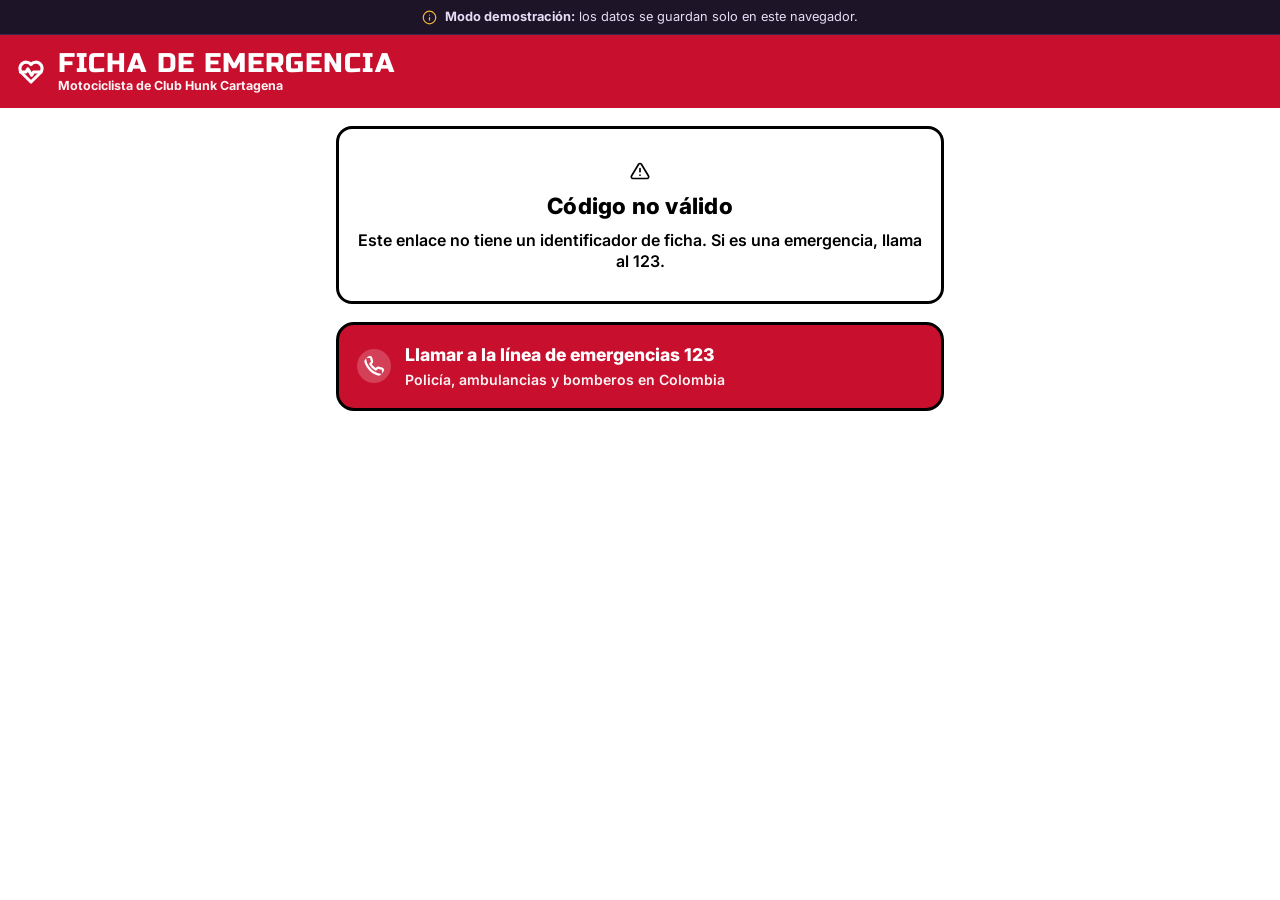
<file: portal/emergencia.html>
<!doctype html>
<html lang="es-CO">
<head>
<meta charset="utf-8">
<meta name="viewport" content="width=device-width, initial-scale=1, viewport-fit=cover">
<title>Ficha de emergencia · Club Hunk Cartagena</title>
<meta name="robots" content="noindex, nofollow">
<meta name="theme-color" content="#C8102E">
<link rel="icon" type="image/webp" href="../recursos/logo/club-hunk-logo-512.webp">
<link rel="stylesheet" href="../assets/css/base.css">
<link rel="stylesheet" href="../assets/css/portal.css">
</head>
<body class="portal pag-emergencia">
<header class="em-cab">
  <svg class="i" aria-hidden="true"><use href="#i-heart"/></svg>
  <div><h1>FICHA DE EMERGENCIA</h1><small>Motociclista de Club Hunk Cartagena</small></div>
</header>
<main class="em-main" id="ficha" aria-live="polite" aria-busy="true">
  <div class="em-esq">
    <div class="em-persona"><div class="esqueleto" style="width:76px;height:76px;border-radius:50%"></div><div style="flex:1"><div class="esqueleto esq-linea" style="height:26px;width:70%"></div><div class="esqueleto esq-linea" style="width:40%"></div></div></div>
    <div class="esqueleto" style="height:140px;border-radius:20px;margin-bottom:16px"></div>
    <div class="esqueleto" style="height:84px;border-radius:16px;margin-bottom:12px"></div>
    <div class="esqueleto" style="height:84px;border-radius:16px"></div>
    <p class="sr-only">Cargando ficha de emergencia…</p>
  </div>
</main>
<script type="module" src="../assets/js/portal/ui-emergencia.js"></script>
</body>
</html>
</file>
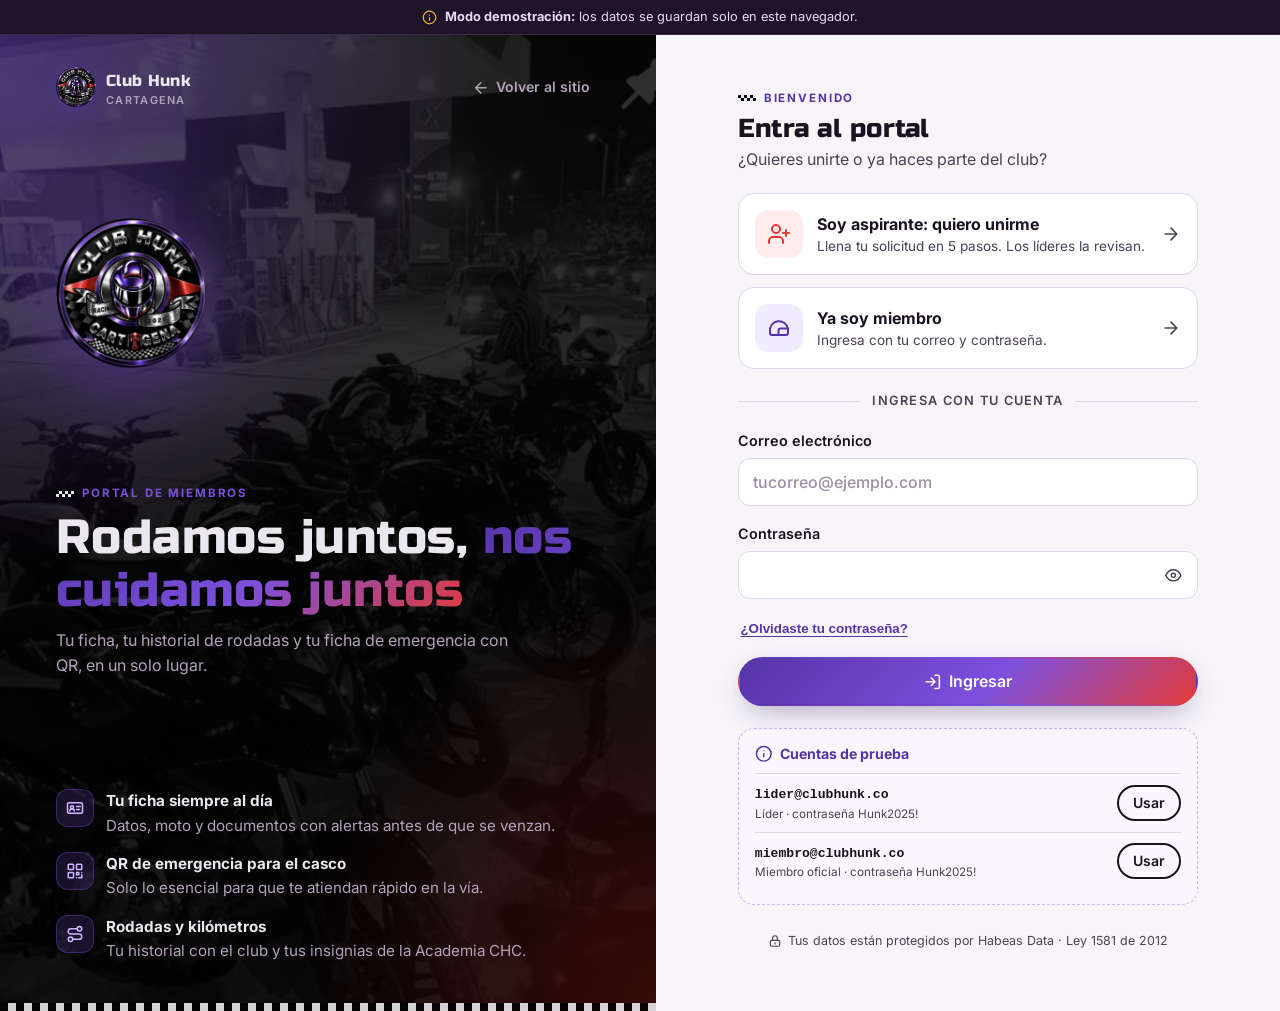
<file: portal/panel.html>
<!doctype html>
<html lang="es-CO">
<head>
<meta charset="utf-8">
<meta name="viewport" content="width=device-width, initial-scale=1, viewport-fit=cover">
<title>Mi panel · Club Hunk Cartagena</title>
<meta name="robots" content="noindex">
<meta name="theme-color" content="#030203">
<link rel="icon" type="image/webp" href="../recursos/logo/club-hunk-logo-512.webp">
<link rel="stylesheet" href="../assets/css/base.css">
<link rel="stylesheet" href="../assets/css/portal.css">
</head>
<body class="portal pag-panel tema-claro">
<a class="salto" href="#contenido">Saltar al contenido</a>
<div class="app">
  <aside class="sidebar oscuro">
    <div class="sb-marca"><a class="marca" href="../"><img src="../recursos/logo/club-hunk-logo-circular.webp" alt="" width="46" height="46"><span><b>Club Hunk</b><small>Portal de miembros</small></span></a></div>
    <div class="franja sb-franja" aria-hidden="true"></div>
    <nav class="nav-app" aria-label="Secciones del panel"><ul id="nav-lista"></ul></nav>
    <div class="sb-pie" id="sb-pie"></div>
  </aside>

  <div class="app-main">
    <header class="app-top">
      <a class="marca" href="../"><img src="../recursos/logo/club-hunk-logo-circular.webp" alt="" width="34" height="34"><span><b>Club Hunk</b><small>Portal</small></span></a>
      <h1 class="app-top-titulo" id="titulo-vista">Inicio</h1>
      <div class="app-top-acciones">
        <a class="btn-icono" href="../" aria-label="Volver al sitio" title="Volver al sitio"><svg class="i" aria-hidden="true"><use href="#i-home"/></svg></a>
        <button type="button" class="btn-icono" data-salir data-salir-top aria-label="Cerrar sesión" title="Cerrar sesión"><svg class="i" aria-hidden="true"><use href="#i-logout"/></svg></button>
      </div>
    </header>

    <main class="app-contenido" id="contenido" tabindex="-1">
      <section class="vista activa" data-vista="inicio" aria-label="Inicio">
        <div class="esqueleto esq-bloque" style="height:180px;margin-bottom:20px"></div>
        <div class="stats"><div class="esqueleto" style="height:110px"></div><div class="esqueleto" style="height:110px"></div><div class="esqueleto" style="height:110px"></div><div class="esqueleto" style="height:110px"></div></div>
        <div class="grid-panel"><div class="esqueleto esq-bloque" style="height:220px"></div><div class="esqueleto esq-bloque" style="height:220px"></div></div>
      </section>
      <section class="vista" data-vista="ficha" aria-label="Mi ficha"></section>
      <section class="vista" data-vista="qr" aria-label="Ficha de emergencia"></section>
      <section class="vista" data-vista="rodadas" aria-label="Mis rodadas"></section>
      <section class="vista" data-vista="lideres" aria-label="Panel de líderes"></section>
    </main>
  </div>
</div>
<script type="module" src="../assets/js/portal/ui-panel.js"></script>
</body>
</html>
</file>
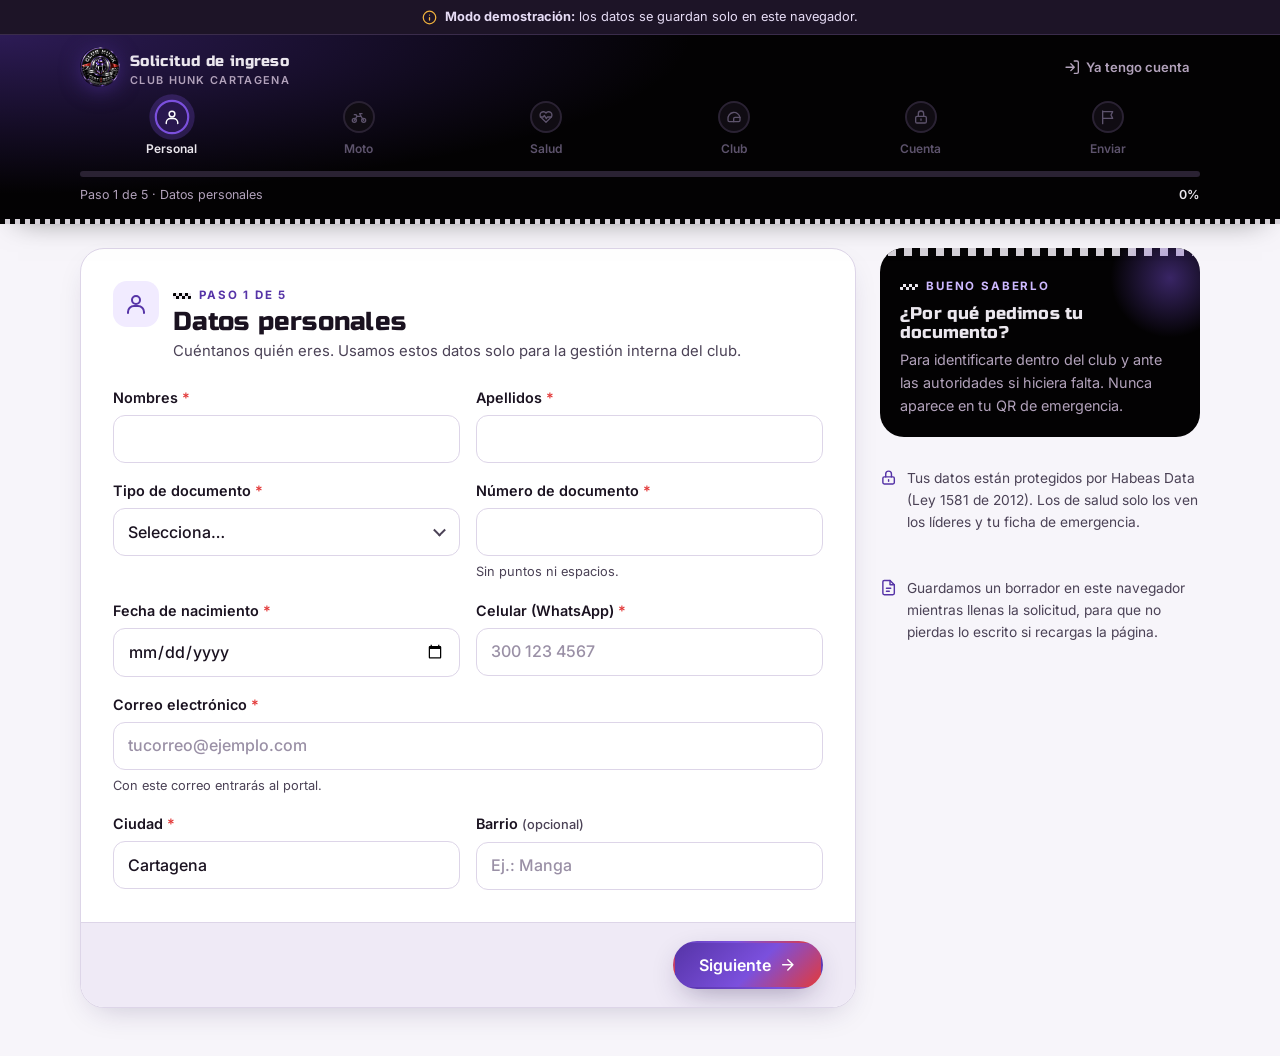
<file: portal/registro.html>
<!doctype html>
<html lang="es-CO">
<head>
<meta charset="utf-8">
<meta name="viewport" content="width=device-width, initial-scale=1, viewport-fit=cover">
<title>Solicitud de ingreso · Club Hunk Cartagena</title>
<meta name="description" content="Envía tu solicitud para unirte a Club Hunk Cartagena: datos personales, moto, salud y emergencia.">
<meta name="theme-color" content="#030203">
<link rel="icon" type="image/webp" href="../recursos/logo/club-hunk-logo-512.webp">
<link rel="stylesheet" href="../assets/css/base.css">
<link rel="stylesheet" href="../assets/css/portal.css">
</head>
<body class="portal pag-registro tema-claro">
<a class="salto" href="#wizard">Saltar al formulario</a>

<header class="reg-cab oscuro">
  <div class="contenedor">
    <div class="reg-cab-fila">
      <a class="marca" href="../"><img src="../recursos/logo/club-hunk-logo-circular.webp" alt="" width="40" height="40"><span><b>Solicitud de ingreso</b><small>Club Hunk Cartagena</small></span></a>
      <a class="volver" href="index.html"><svg class="i" aria-hidden="true"><use href="#i-login"/></svg><span>Ya tengo cuenta</span></a>
    </div>
    <nav class="progreso" aria-label="Progreso de la solicitud">
      <ol class="progreso-pasos" id="progreso-pasos"></ol>
      <div class="barra" role="progressbar" aria-label="Avance de la solicitud" aria-valuemin="0" aria-valuemax="100" aria-valuenow="0" id="barra"><span></span></div>
      <div class="progreso-texto"><span id="progreso-paso">Paso 1 de 5</span><b id="progreso-pct">0%</b></div>
    </nav>
  </div>
  <div class="franja" aria-hidden="true" style="height:5px;background-size:10px 10px"></div>
</header>

<main class="reg-main contenedor">
  <div class="reg-grid">
    <div>
      <form id="wizard" class="wizard" novalidate aria-live="off">
        <div class="wizard-cuerpo" id="wizard-cuerpo">
          <div class="vacio" id="wizard-cargando"><span class="spinner" aria-hidden="true"></span><p>Cargando formulario…</p></div>
        </div>
        <div class="wizard-nav" id="wizard-nav" hidden>
          <button type="button" class="btn btn-borde" data-atras hidden><svg class="i" aria-hidden="true"><use href="#i-left"/></svg>Atrás</button>
          <span class="guardado" id="guardado" aria-live="polite"><svg class="i" aria-hidden="true"><use href="#i-check"/></svg>Borrador guardado</span>
          <button type="submit" class="btn btn-primario" data-siguiente>Siguiente<svg class="i" aria-hidden="true"><use href="#i-right"/></svg></button>
        </div>
      </form>

      <section class="wizard exito" id="exito" hidden aria-labelledby="exito-titulo" tabindex="-1">
        <svg class="check-anim" viewBox="0 0 100 100" aria-hidden="true"><circle class="fondo" cx="50" cy="50" r="46"/><circle cx="50" cy="50" r="46"/><path d="M30 52 44 65 71 37"/></svg>
        <h2 id="exito-titulo">Tu solicitud llegó a los líderes</h2>
        <p id="exito-texto">Gracias por querer rodar con nosotros. Los líderes revisarán tu ficha y te avisaremos por WhatsApp o correo.</p>
        <ol class="recorrido">
          <li class="hecho"><svg class="i" aria-hidden="true"><use href="#i-check"/></svg><span><b>Solicitud enviada</b><small>Tu ficha quedó registrada</small></span></li>
          <li class="actual"><svg class="i" aria-hidden="true"><use href="#i-search"/></svg><span><b>Revisión de líderes</b><small>La ven en su panel</small></span></li>
          <li><svg class="i" aria-hidden="true"><use href="#i-route"/></svg><span><b>Aspirante</b><small>Empiezas a rodar con el club</small></span></li>
          <li><svg class="i" aria-hidden="true"><use href="#i-flag"/></svg><span><b>Miembro oficial</b><small>Recibes tu QR para el casco</small></span></li>
        </ol>
        <div class="exito-acciones">
          <a class="btn btn-primario" href="panel.html"><svg class="i" aria-hidden="true"><use href="#i-home"/></svg>Ir a mi panel</a>
          <a class="btn btn-borde" href="../">Volver al sitio</a>
        </div>
      </section>
    </div>

    <aside class="reg-lado" aria-label="Información de ayuda">
      <div class="lado-tip" id="lado-tip">
        <div class="franja" aria-hidden="true"></div>
        <span class="eyebrow" style="color:#cdb9ff">Bueno saberlo</span>
        <h3 id="tip-titulo">¿Por qué pedimos estos datos?</h3>
        <p id="tip-texto">Para conocerte y poder contactarte. Nunca compartimos tu información fuera del club.</p>
      </div>
      <p class="lado-info"><svg class="i" aria-hidden="true"><use href="#i-lock"/></svg><span>Tus datos están protegidos por Habeas Data (Ley 1581 de 2012). Los de salud solo los ven los líderes y tu ficha de emergencia.</span></p>
      <p class="lado-info"><svg class="i" aria-hidden="true"><use href="#i-file"/></svg><span>Guardamos un borrador en este navegador mientras llenas la solicitud, para que no pierdas lo escrito si recargas la página.</span></p>
    </aside>
  </div>
</main>
<script type="module" src="../assets/js/portal/ui-registro.js"></script>
</body>
</html>
</file>
<file: assets/css/base.css>
/* Club Hunk Cartagena · tokens y base compartidos (landing + portal) */
@import url("https://fonts.googleapis.com/css2?family=Russo+One&family=Inter:wght@400;500;600;700;800&display=swap");

:root{
  /* Marca */
  --negro:#030203; --sup:#100C13; --sup2:#17121c; --borde:#2a2233;
  --morado-prof:#29174E; --morado:#5634A7; --morado-br:#7B50DD;
  --rojo:#A1231A; --rojo-br:#E33A3A;
  --acero:#5D536C; --lavanda:#B2A2BB; --cromo:#EBE7EE;
  /* Claros (para que no todo sea oscuro) */
  --claro:#F7F5FA; --claro2:#EFEAF6; --claro-borde:#DDD5E8; --tinta:#1A1220; --tinta2:#4B4256;
  /* Semánticos (por defecto: tema oscuro) */
  --bg:var(--negro); --surface:var(--sup); --surface2:var(--sup2); --line:var(--borde);
  --text:var(--cromo); --muted:var(--lavanda); --accent:var(--morado-br); --cta:var(--rojo-br);
  --ok:#2FBF71; --warn:#F2B33D;
  /* Tipografía */
  --display:"Russo One","Arial Black",Impact,sans-serif;
  --texto:"Inter",system-ui,-apple-system,"Segoe UI",sans-serif;
  /* Forma y movimiento */
  --r-sm:10px; --r:16px; --r-lg:24px; --r-pill:999px;
  --sombra:0 10px 30px -10px rgba(41,23,78,.45);
  --sombra-claro:0 12px 32px -14px rgba(41,23,78,.25);
  --ease:cubic-bezier(.2,.8,.2,1);
  --cuadro:conic-gradient(var(--cromo) 25%,#050405 0 50%,var(--cromo) 0 75%,#050405 0);
  --grad-marca:linear-gradient(135deg,var(--morado) 0%,var(--morado-br) 55%,var(--rojo-br) 100%);
  --gutter:clamp(16px,4vw,40px); --max:1200px;
}
/* Sección clara: añade class="tema-claro" a cualquier <section> */
.tema-claro{
  --bg:var(--claro); --surface:#fff; --surface2:var(--claro2); --line:var(--claro-borde);
  --text:var(--tinta); --muted:var(--tinta2); --accent:var(--morado);
  background:var(--bg); color:var(--text);
}
*,*::before,*::after{box-sizing:border-box}
html{scroll-behavior:smooth;-webkit-text-size-adjust:100%}
body{margin:0;background:var(--bg);color:var(--text);font-family:var(--texto);line-height:1.6;overflow-x:hidden}
img,video,svg{max-width:100%;display:block}
a{color:inherit}
h1,h2,h3,h4{font-family:var(--display);font-weight:400;line-height:1.1;margin:0 0 .5em;letter-spacing:.01em}
.contenedor{width:100%;max-width:var(--max);margin-inline:auto;padding-inline:var(--gutter)}
.btn{display:inline-flex;align-items:center;justify-content:center;gap:.5em;padding:.85em 1.5em;border-radius:var(--r-pill);
  font:600 1rem/1 var(--texto);text-decoration:none;border:2px solid transparent;cursor:pointer;
  transition:transform .25s var(--ease),box-shadow .25s var(--ease),background .25s}
.btn:hover{transform:translateY(-2px)}
.btn-cta{background:var(--cta);color:#fff;box-shadow:0 8px 24px -8px rgba(227,58,58,.6)}
.btn-primario{background:var(--grad-marca);color:#fff;box-shadow:var(--sombra)}
.btn-borde{border-color:currentColor;background:transparent;color:var(--text)}
.sr-only{position:absolute;width:1px;height:1px;overflow:hidden;clip:rect(0 0 0 0);white-space:nowrap}
:focus-visible{outline:3px solid var(--morado-br);outline-offset:3px}
@media (prefers-reduced-motion:reduce){*,*::before,*::after{animation-duration:.01ms!important;animation-iteration-count:1!important;transition-duration:.01ms!important;scroll-behavior:auto!important}}
</file>
<file: assets/css/landing.css>
/* Club Hunk Cartagena · Landing (estructura y diseño)
   Usa los tokens de base.css. Mobile-first: 360 → 768 → 1024 → 1440. */

:root{ --header-h:68px; }
html{ scroll-padding-top:calc(var(--header-h) + 8px); }
main{ display:block; }
::selection{ background:var(--morado-br); color:#fff; }

/* ---------- Utilidades ---------- */
.ico{ width:1.15em; height:1.15em; flex:none; }
svg use, .ico, [class*="__ico"] svg, .portal-lista svg, .carnet svg, .modulos svg, .redes svg{
  fill:none; stroke:currentColor; stroke-width:2; stroke-linecap:round; stroke-linejoin:round;
}
svg use[href^="#b-"]{ fill:currentColor; stroke:none; }

.skip{ position:absolute; left:12px; top:-60px; z-index:200; background:var(--cta); color:#fff;
  padding:.6em 1em; border-radius:var(--r-sm); font-weight:700; text-decoration:none; transition:top .2s; }
.skip:focus{ top:12px; }

.seccion{ position:relative; padding-block:clamp(72px,10vw,128px); overflow:hidden; }
.sec-head{ max-width:760px; margin:0 auto clamp(36px,5vw,56px); text-align:center; }
.eyebrow{ display:inline-flex; align-items:center; gap:.6em; margin:0 0 .9em; font:700 .78rem/1 var(--texto);
  letter-spacing:.22em; text-transform:uppercase; color:var(--accent); }
.eyebrow::before{ content:""; width:22px; height:10px; background:var(--cuadro); background-size:5px 5px; border-radius:2px; }
.tema-claro .eyebrow::before{ background:conic-gradient(var(--tinta) 25%,transparent 0 50%,var(--tinta) 0 75%,transparent 0); background-size:5px 5px; }
h2{ font-size:clamp(1.85rem,1.1rem + 3.4vw,3.2rem); text-wrap:balance; }
h3{ font-size:1.2rem; }
.lead{ font-size:clamp(1rem,.95rem + .35vw,1.15rem); color:var(--muted); margin:0 auto; max-width:62ch; }
.grad-txt{ background:var(--grad-marca); background-size:200% auto; -webkit-background-clip:text; background-clip:text;
  color:transparent; animation:brillo-grad 8s ease-in-out infinite alternate; }
.tema-claro .grad-txt{ background-image:linear-gradient(135deg,var(--morado-prof),var(--morado) 45%,var(--rojo) 100%); }
.cromo{ background:linear-gradient(180deg,#fff 0%,#EBE7EE 35%,#8d8297 52%,#f4f1f7 62%,#B2A2BB 100%);
  -webkit-background-clip:text; background-clip:text; color:transparent; }
@keyframes brillo-grad{ to{ background-position:100% center; } }

.franja-cuadros{ height:14px; background:var(--cuadro); background-size:14px 14px; opacity:.9; }
.rodadas > .franja-cuadros{ position:absolute; inset:0 0 auto; }
.franja-cuadros--fina{ height:8px; background-size:8px 8px; opacity:.6; }

/* ---------- Botones (extensiones) ---------- */
.btn{ position:relative; overflow:hidden; isolation:isolate; }
.btn::after{ content:""; position:absolute; inset:0; z-index:-1; pointer-events:none;
  background:linear-gradient(110deg,transparent 30%,rgba(255,255,255,.35) 50%,transparent 70%);
  transform:translateX(-120%); transition:transform .7s var(--ease); }
.btn:hover::after{ transform:translateX(120%); }
.btn-cta:hover{ box-shadow:0 14px 30px -10px rgba(227,58,58,.75); }
.btn-primario:hover{ box-shadow:0 14px 34px -10px rgba(123,80,221,.7); }
.btn-borde:hover{ background:color-mix(in srgb,currentColor 10%,transparent); }
.btn-sm{ padding:.6em 1.1em; font-size:.9rem; }
.btn-lg{ padding:1em 1.7em; font-size:1.02rem; }
.btn-vidrio{ color:#fff; border-color:rgba(255,255,255,.45); background:rgba(255,255,255,.06); backdrop-filter:blur(6px); }
.btn-blanco{ background:#fff; color:var(--morado-prof); box-shadow:0 12px 30px -12px rgba(0,0,0,.5); }
.btn-borde-blanco{ color:#fff; border-color:rgba(255,255,255,.7); }
.btn-red{ color:#fff; }
.btn-tt{ background:#111; box-shadow:3px 3px 0 #25F4EE,-3px -3px 0 #FE2C55; }
.btn-tt:hover{ box-shadow:5px 5px 0 #25F4EE,-5px -5px 0 #FE2C55; }
.btn-ig{ background:linear-gradient(45deg,#F58529,#DD2A7B 45%,#8134AF 75%,#515BD4); }

/* ---------- Animaciones de entrada (contrato con landing.js) ---------- */
html.js [data-reveal]{ opacity:0; transition:opacity .8s var(--ease),transform .8s var(--ease); will-change:opacity,transform; }
html.js [data-reveal="up"]:not(.is-visible){ transform:translate3d(0,40px,0); }
html.js [data-reveal="down"]:not(.is-visible){ transform:translate3d(0,-30px,0); }
html.js [data-reveal="left"]:not(.is-visible){ transform:translate3d(-48px,0,0); }
html.js [data-reveal="right"]:not(.is-visible){ transform:translate3d(48px,0,0); }
html.js [data-reveal="zoom"]:not(.is-visible){ transform:scale(.9); }
html.js [data-reveal].is-visible{ opacity:1; }
html.js [data-delay="50"]{transition-delay:50ms} html.js [data-delay="100"]{transition-delay:100ms}
html.js [data-delay="120"]{transition-delay:120ms} html.js [data-delay="150"]{transition-delay:150ms}
html.js [data-delay="200"]{transition-delay:200ms} html.js [data-delay="240"]{transition-delay:240ms}
html.js [data-delay="250"]{transition-delay:250ms} html.js [data-delay="300"]{transition-delay:300ms}
html.js [data-delay="360"]{transition-delay:360ms} html.js [data-delay="400"]{transition-delay:400ms}
@media (prefers-reduced-motion:reduce){ html.js [data-reveal]{ opacity:1; transform:none!important; } }

/* ---------- 1 · Header ---------- */
.site-header{ position:fixed; inset:0 0 auto; z-index:100; height:var(--header-h);
  transition:transform .35s var(--ease),background .35s var(--ease),box-shadow .35s var(--ease),height .35s var(--ease),border-color .35s;
  border-bottom:1px solid transparent; color:var(--cromo); }
.site-header::before{ content:""; position:absolute; inset:0; z-index:-1; pointer-events:none;
  background:linear-gradient(180deg,rgba(3,2,3,.75),transparent); transition:opacity .35s; }
.site-header.is-scrolled{ --header-h:60px; background:rgba(16,12,19,.82); backdrop-filter:blur(14px) saturate(1.3);
  -webkit-backdrop-filter:blur(14px) saturate(1.3); border-color:rgba(123,80,221,.25); box-shadow:0 10px 30px -18px rgba(0,0,0,.9); }
.site-header.is-scrolled::before{ opacity:0; }
.site-header.is-scrolled::after{ content:""; position:absolute; left:0; right:0; bottom:-1px; height:2px; background:var(--grad-marca); opacity:.7; }
.site-header__in{ height:100%; display:flex; align-items:center; gap:16px; }
.marca{ display:inline-flex; align-items:center; gap:10px; text-decoration:none; color:inherit; }
.marca img{ width:44px; height:44px; border-radius:50%; transition:transform .5s var(--ease); filter:drop-shadow(0 0 10px rgba(123,80,221,.45)); }
.marca:hover img{ transform:rotate(-12deg) scale(1.06); }
.marca__txt{ display:flex; flex-direction:column; line-height:1; }
.marca__txt b{ font:400 1.05rem/1 var(--display); letter-spacing:.04em; }
.marca__txt small{ font-size:.66rem; letter-spacing:.32em; text-transform:uppercase; color:var(--lavanda); margin-top:3px; }

.nav-toggle{ margin-left:auto; width:46px; height:46px; display:grid; place-content:center; gap:5px; border-radius:12px;
  border:1px solid rgba(235,231,238,.2); background:rgba(255,255,255,.05); cursor:pointer; position:relative; z-index:2; }
.nav-toggle__bar{ width:22px; height:2px; background:var(--cromo); border-radius:2px; transition:transform .35s var(--ease),opacity .2s; }
.nav-toggle[aria-expanded="true"] .nav-toggle__bar:nth-child(1){ transform:translateY(7px) rotate(45deg); }
.nav-toggle[aria-expanded="true"] .nav-toggle__bar:nth-child(2){ opacity:0; }
.nav-toggle[aria-expanded="true"] .nav-toggle__bar:nth-child(3){ transform:translateY(-7px) rotate(-45deg); }

/* Menú móvil (panel) */
.nav{ position:fixed; inset:0; z-index:1; padding:calc(var(--header-h) + 24px) var(--gutter) 32px;
  background:radial-gradient(120% 60% at 100% 0,rgba(86,52,167,.45),transparent 60%),var(--sup);
  display:flex; flex-direction:column; gap:28px; overflow-y:auto;
  opacity:0; visibility:hidden; transform:translateY(-12px); transition:opacity .35s var(--ease),transform .35s var(--ease),visibility 0s .35s; }
.nav::after{ content:""; position:absolute; left:0; right:0; bottom:0; height:10px; background:var(--cuadro); background-size:10px 10px; opacity:.5; }
body.nav-open{ overflow:hidden; }
/* backdrop-filter crea un bloque contenedor para position:fixed: se quita con el menú abierto */
body.nav-open .site-header{ backdrop-filter:none; -webkit-backdrop-filter:none; background:var(--sup); }
.site-header .marca{ position:relative; z-index:2; }
body.nav-open .nav{ opacity:1; visibility:visible; transform:none; transition-delay:0s; }
.nav__lista{ list-style:none; margin:0; padding:0; display:flex; flex-direction:column; }
.nav__lista a{ display:flex; align-items:center; justify-content:space-between; padding:14px 4px; text-decoration:none;
  font:400 1.6rem/1.1 var(--display); color:var(--cromo); border-bottom:1px solid var(--borde); transition:color .2s,padding .3s var(--ease); }
.nav__lista a::after{ content:"→"; font-family:var(--texto); color:var(--morado-br); opacity:.6; transition:transform .3s var(--ease); }
.nav__lista a:hover{ color:#fff; padding-left:12px; }
.nav__lista a:hover::after{ transform:translateX(4px); opacity:1; }
body.nav-open .nav__lista li{ animation:entra-item .5s var(--ease) both; }
body.nav-open .nav__lista li:nth-child(2){animation-delay:.04s} body.nav-open .nav__lista li:nth-child(3){animation-delay:.08s}
body.nav-open .nav__lista li:nth-child(4){animation-delay:.12s} body.nav-open .nav__lista li:nth-child(5){animation-delay:.16s}
body.nav-open .nav__lista li:nth-child(6){animation-delay:.2s}
@keyframes entra-item{ from{ opacity:0; transform:translateX(-16px); } }
.nav__acciones{ display:flex; flex-direction:column; gap:12px; }
.nav__acciones .btn{ width:100%; padding:1em; font-size:1rem; }
.nav .btn-borde{ color:var(--cromo); }

@media (min-width:1100px){
  :root{ --header-h:76px; }
  .nav-toggle{ display:none; }
  .nav{ position:static; inset:auto; padding:0; background:none; flex-direction:row; align-items:center; gap:22px;
    margin-left:auto; opacity:1; visibility:visible; transform:none; overflow:visible; transition:none; }
  .nav::after{ display:none; }
  .nav__lista{ flex-direction:row; gap:2px; }
  .nav__lista a{ font:600 .93rem/1 var(--texto); padding:10px 12px; border:0; border-radius:var(--r-pill); position:relative; color:var(--cromo); }
  .nav__lista a::after{ content:""; position:absolute; left:12px; right:12px; bottom:4px; height:2px; background:var(--grad-marca);
    transform:scaleX(0); transform-origin:left; transition:transform .3s var(--ease); opacity:1; }
  .nav__lista a:hover{ padding-left:12px; background:rgba(255,255,255,.06); }
  .nav__lista a:hover::after{ transform:scaleX(1); }
  .nav__acciones{ flex-direction:row; gap:10px; }
  .nav__acciones .btn{ width:auto; padding:.65em 1.15em; font-size:.9rem; }
  body.nav-open{ overflow:auto; }
  body.nav-open .site-header{ background:transparent; }
  body.nav-open .site-header.is-scrolled{ background:rgba(16,12,19,.82); backdrop-filter:blur(14px) saturate(1.3); -webkit-backdrop-filter:blur(14px) saturate(1.3); }
}

/* ---------- 2 · Hero ---------- */
.hero{ position:relative; min-height:100svh; display:flex; align-items:center; overflow:hidden; isolation:isolate;
  padding:calc(var(--header-h) + 40px) 0 110px; background:var(--negro); color:var(--cromo); }
.hero__fondo{ position:absolute; inset:0; z-index:-3; overflow:hidden; }
.hero__fondo img{ position:absolute; left:0; top:-12%; width:100%; height:124%; object-fit:cover; object-position:center 40%;
  filter:saturate(1.15) contrast(1.05) blur(1px); }
.hero__overlay{ position:absolute; inset:0; z-index:-2;
  background:
    radial-gradient(80% 60% at 85% 30%,rgba(123,80,221,.45),transparent 60%),
    radial-gradient(60% 50% at 10% 100%,rgba(227,58,58,.28),transparent 60%),
    linear-gradient(180deg,rgba(3,2,3,.55) 0%,rgba(41,23,78,.78) 50%,rgba(3,2,3,.96) 100%); }
.hero__overlay::after{ content:""; position:absolute; inset:0;
  background:repeating-linear-gradient(0deg,rgba(255,255,255,.025) 0 1px,transparent 1px 3px); mix-blend-mode:overlay; }
.hero__cuadros{ position:absolute; z-index:-1; right:-20%; bottom:70px; width:140%; height:46px; transform:rotate(-6deg);
  background:var(--cuadro); background-size:23px 23px; opacity:.16; mask:linear-gradient(90deg,transparent,#000 30%,#000 70%,transparent);
  -webkit-mask:linear-gradient(90deg,transparent,#000 30%,#000 70%,transparent); animation:cuadros-mueven 14s linear infinite; }
@keyframes cuadros-mueven{ to{ background-position:-230px 0; } }
.hero__in{ display:grid; gap:40px; align-items:center; }
.hero__texto{ text-align:center; display:flex; flex-direction:column; align-items:center; }
.pill{ display:inline-flex; align-items:center; gap:.6em; margin:0 0 22px; padding:.5em 1em; border-radius:var(--r-pill);
  font-size:.8rem; font-weight:600; letter-spacing:.08em; text-transform:uppercase; color:var(--cromo);
  background:rgba(255,255,255,.07); border:1px solid rgba(178,162,187,.3); backdrop-filter:blur(6px); }
.punto-vivo{ width:8px; height:8px; border-radius:50%; background:var(--rojo-br); box-shadow:0 0 0 0 rgba(227,58,58,.7); animation:latido 1.8s infinite; }
@keyframes latido{ 70%{ box-shadow:0 0 0 10px rgba(227,58,58,0); } 100%{ box-shadow:0 0 0 0 rgba(227,58,58,0); } }
.hero h1{ font-size:clamp(2.3rem,1.2rem + 5.6vw,5rem); line-height:1.02; margin-bottom:.4em; text-shadow:0 6px 30px rgba(0,0,0,.45); }
.hero h1 span{ display:block; }
.hero__l2{ font-size:.82em; filter:drop-shadow(0 2px 0 rgba(41,23,78,.9)); }
.hero__l3{ font-size:.62em; color:var(--rojo-br); letter-spacing:.04em; }
.hero__sub{ max-width:56ch; margin:0 0 30px; font-size:clamp(1rem,.95rem + .35vw,1.18rem); color:#d9d2df; }
.hero__sub strong{ color:#fff; }
.hero__ctas{ display:flex; flex-wrap:wrap; justify-content:center; gap:12px; width:100%; }
.hero__ctas .btn{ flex:1 1 220px; max-width:280px; }
.hero__datos{ list-style:none; padding:0; margin:30px 0 0; display:flex; flex-wrap:wrap; justify-content:center; gap:10px 22px;
  font-size:.88rem; color:var(--lavanda); }
.hero__datos li{ display:inline-flex; align-items:center; gap:.45em; }
.hero__datos .ico{ color:var(--morado-br); }
.hero__logo{ position:relative; width:min(68vw,300px); margin:0 auto; order:-1; }
.hero__logo img{ position:relative; width:100%; height:auto; filter:drop-shadow(0 20px 40px rgba(0,0,0,.6)) drop-shadow(0 0 30px rgba(123,80,221,.35));
  animation:flota 6s ease-in-out infinite; }
.hero__aro{ position:absolute; inset:-8%; border-radius:50%;
  background:conic-gradient(from 0deg,transparent 0 60%,rgba(123,80,221,.9) 75%,rgba(227,58,58,.9) 85%,transparent 95%);
  mask:radial-gradient(circle,transparent 63%,#000 64%,#000 66%,transparent 67%);
  -webkit-mask:radial-gradient(circle,transparent 63%,#000 64%,#000 66%,transparent 67%); animation:gira 7s linear infinite; }
.hero__aro::before{ content:""; position:absolute; inset:14%; border-radius:50%; background:radial-gradient(circle,rgba(123,80,221,.35),transparent 70%); }
@keyframes flota{ 50%{ transform:translateY(-12px); } }
@keyframes gira{ to{ transform:rotate(1turn); } }
.hero__scroll{ position:absolute; left:50%; bottom:22px; transform:translateX(-50%); display:flex; flex-direction:column; align-items:center; gap:8px;
  color:var(--lavanda); text-decoration:none; font-size:.68rem; letter-spacing:.3em; text-transform:uppercase; }
.hero__raton{ width:24px; height:38px; border:2px solid currentColor; border-radius:14px; display:flex; justify-content:center; padding-top:6px; }
.hero__raton span{ width:3px; height:8px; border-radius:2px; background:var(--rojo-br); animation:rueda 1.8s var(--ease) infinite; }
@keyframes rueda{ 0%{ transform:translateY(0); opacity:1; } 80%{ transform:translateY(12px); opacity:0; } 100%{ opacity:0; } }
.hero__scroll:hover{ color:#fff; }

@media (min-width:900px){
  .hero__in{ grid-template-columns:1.25fr .9fr; gap:56px; }
  .hero__texto{ text-align:left; align-items:flex-start; }
  .hero__ctas{ justify-content:flex-start; }
  .hero__ctas .btn{ flex:0 0 auto; }
  .hero__datos{ justify-content:flex-start; }
  .hero__logo{ order:0; width:min(100%,460px); }
}

/* ---------- 3 · Marquee ---------- */
.marquee{ position:relative; overflow:hidden; background:var(--grad-marca); color:#fff; padding:18px 0;
  border-block:3px solid #050405; transform:skewY(-1.2deg); margin-block:-10px; z-index:2; box-shadow:0 18px 40px -20px rgba(86,52,167,.8); }
.marquee__track{ display:flex; align-items:center; gap:28px; width:max-content; animation:marquee 32s linear infinite;
  will-change:transform; }
.marquee:hover .marquee__track{ animation-play-state:paused; }
.marquee__track span{ font:400 clamp(1rem,.9rem + .6vw,1.35rem)/1.3 var(--display); letter-spacing:.06em; padding-top:.08em; text-transform:uppercase; white-space:nowrap; }
.marquee__track i{ width:22px; height:22px; flex:none; background:var(--cuadro); background-size:11px 11px; border-radius:4px; transform:rotate(45deg); }
@keyframes marquee{ from{ transform:translate3d(0,0,0); } to{ transform:translate3d(calc(-50% - 14px),0,0); } }

/* ---------- 4 · Cifras ---------- */
.cifras{ padding-block:clamp(64px,8vw,96px) clamp(56px,7vw,88px); position:relative; }
.cifras::before{ content:""; position:absolute; inset:0; pointer-events:none;
  background:radial-gradient(60% 80% at 50% 0,rgba(123,80,221,.12),transparent 70%); }
.cifras__grid{ list-style:none; margin:0; padding:0; display:grid; grid-template-columns:repeat(2,minmax(0,1fr)); gap:14px; position:relative; }
.cifra{ position:relative; display:flex; flex-direction:column; align-items:center; text-align:center; gap:6px; padding:24px 12px 22px;
  background:var(--surface); border:1px solid var(--line); border-radius:var(--r); box-shadow:var(--sombra-claro); overflow:hidden;
  transition:transform .35s var(--ease),box-shadow .35s var(--ease); }
.cifra::after{ content:""; position:absolute; left:0; right:0; top:0; height:4px; background:var(--grad-marca); transform:scaleX(.25); transition:transform .5s var(--ease); }
.cifra:hover{ transform:translateY(-6px); box-shadow:0 22px 40px -18px rgba(41,23,78,.4); }
.cifra:hover::after{ transform:scaleX(1); }
.cifra__ico{ width:44px; height:44px; display:grid; place-items:center; border-radius:12px; background:var(--claro2); color:var(--morado); }
.cifra__ico svg{ width:22px; height:22px; }
.cifra__num{ font:400 clamp(2rem,1.4rem + 2.6vw,3.2rem)/1 var(--display); color:var(--tinta); font-variant-numeric:tabular-nums; }
.cifra:nth-child(2) .cifra__ico{ color:var(--rojo); }
.cifra__lbl{ font-size:.88rem; color:var(--muted); line-height:1.35; }
@media (min-width:768px){ .cifras__grid{ grid-template-columns:repeat(4,minmax(0,1fr)); gap:20px; } .cifra{ padding:30px 18px; } }

/* ---------- 5 · Club ---------- */
.club{ background:radial-gradient(70% 60% at 0 50%,rgba(86,52,167,.25),transparent 60%),var(--negro); }
.club__grid{ display:grid; gap:48px; align-items:center; }
.club__media{ position:relative; display:grid; grid-template-columns:1fr 1fr; gap:14px; max-width:520px; margin-inline:auto; width:100%; }
.club__foto{ margin:0; border-radius:var(--r-lg); overflow:hidden; border:1px solid var(--borde); box-shadow:var(--sombra); aspect-ratio:3/4; }
.club__foto img{ width:100%; height:100%; object-fit:cover; transition:transform .8s var(--ease); }
.club__foto:hover img{ transform:scale(1.06); }
.club__foto--b{ margin-top:48px; }
.club__sello{ position:absolute; left:50%; top:50%; transform:translate(-50%,-50%) rotate(-10deg); width:104px; height:104px; border-radius:50%;
  display:grid; place-content:center; text-align:center; background:var(--grad-marca); color:#fff; border:4px solid var(--negro);
  box-shadow:0 0 0 2px var(--morado-br),0 18px 40px -10px rgba(0,0,0,.7); }
.club__sello b{ font:400 1.6rem/1 var(--display); }
.club__sello small{ font-size:.65rem; letter-spacing:.2em; text-transform:uppercase; }
.club__texto .lead{ margin:0 0 28px; }
.valores{ list-style:none; margin:0; padding:0; display:grid; gap:14px; }
.valor{ display:flex; gap:14px; padding:18px; border-radius:var(--r); background:linear-gradient(160deg,var(--sup2),var(--sup));
  border:1px solid var(--borde); transition:border-color .3s,transform .35s var(--ease),box-shadow .35s; }
.valor:hover{ border-color:rgba(123,80,221,.6); transform:translateX(6px); box-shadow:-6px 0 0 -2px var(--morado-br); }
.valor h3{ margin:0 0 .25em; font-size:1.08rem; }
.valor p{ margin:0; font-size:.93rem; color:var(--muted); }
.valor__ico{ flex:none; width:46px; height:46px; border-radius:12px; display:grid; place-items:center; color:#fff;
  background:linear-gradient(135deg,var(--morado),var(--morado-br)); box-shadow:inset 0 1px 0 rgba(255,255,255,.25); }
.valor__ico--rojo{ background:linear-gradient(135deg,var(--rojo),var(--rojo-br)); }
.valor__ico svg{ width:22px; height:22px; }
@media (min-width:640px){ .valores{ grid-template-columns:1fr 1fr; } }
@media (min-width:1024px){ .club__grid{ grid-template-columns:.95fr 1.05fr; gap:72px; } }

/* ---------- 6 · Rodadas ---------- */
.rodadas{ padding-top:calc(clamp(72px,10vw,128px) + 14px); }
.dias{ display:grid; gap:16px; margin-bottom:56px; }
.dia{ position:relative; overflow:hidden; padding:28px; border-radius:var(--r-lg); color:#fff;
  background:radial-gradient(90% 120% at 100% 0,rgba(123,80,221,.7),transparent 60%),linear-gradient(135deg,var(--morado-prof),var(--morado));
  box-shadow:var(--sombra); transition:transform .4s var(--ease),box-shadow .4s; }
.dia::after{ content:""; position:absolute; right:-30px; bottom:-30px; width:150px; height:150px; background:var(--cuadro); background-size:18px 18px;
  opacity:.12; transform:rotate(20deg); transition:transform .6s var(--ease),opacity .4s; }
.dia:hover{ transform:translateY(-6px); box-shadow:0 26px 50px -20px rgba(41,23,78,.7); }
.dia:hover::after{ transform:rotate(35deg) scale(1.1); opacity:.2; }
.dia--rojo{ background:radial-gradient(90% 120% at 100% 0,rgba(227,58,58,.6),transparent 60%),linear-gradient(135deg,#2a0c0a,var(--rojo)); }
.dia h3{ font-size:clamp(2.2rem,1.6rem + 2.5vw,3.4rem); margin:.15em 0 .2em; }
.dia p{ margin:0 0 18px; color:rgba(255,255,255,.88); max-width:42ch; }
.dia__tag{ font-size:.72rem; font-weight:700; letter-spacing:.2em; text-transform:uppercase; padding:.45em .9em; border-radius:var(--r-pill);
  background:rgba(255,255,255,.14); border:1px solid rgba(255,255,255,.25); }
.dia__meta{ display:inline-flex; align-items:center; gap:.5em; font-weight:600; font-size:.9rem; }
.sub-titulo{ font-size:clamp(1.3rem,1.1rem + .8vw,1.7rem); margin:0 0 20px; }
.tipos{ list-style:none; margin:0 0 56px; padding:0; display:grid; gap:16px; }
.tipo{ padding:26px; border-radius:var(--r); background:var(--surface); border:1px solid var(--line); box-shadow:var(--sombra-claro);
  transition:transform .35s var(--ease),border-color .3s,box-shadow .35s; }
.tipo:hover{ transform:translateY(-6px); border-color:var(--morado); box-shadow:0 24px 40px -20px rgba(41,23,78,.35); }
.tipo h4{ font-size:1.15rem; margin:14px 0 .35em; }
.tipo p{ margin:0; color:var(--muted); font-size:.95rem; }
.tipo__ico{ width:52px; height:52px; border-radius:14px; display:grid; place-items:center; color:var(--morado);
  background:linear-gradient(135deg,var(--claro2),#fff); border:1px solid var(--line); transition:transform .5s var(--ease),background .3s,color .3s; }
.tipo__ico svg{ width:26px; height:26px; }
.tipo:hover .tipo__ico{ transform:rotate(-8deg) scale(1.08); background:var(--grad-marca); color:#fff; }
.proximas__head{ display:flex; flex-wrap:wrap; align-items:center; justify-content:space-between; gap:10px 16px; margin-bottom:20px; }
.proximas__head .sub-titulo{ margin:0; }
.chip-aviso{ display:inline-flex; align-items:center; gap:.45em; padding:.5em .95em; border-radius:var(--r-pill); font-size:.8rem; font-weight:700;
  color:#7a4b00; background:#FFF3D6; border:1px dashed #E0A93A; }
.eventos{ list-style:none; margin:0; padding:0; display:grid; gap:12px; }
.evento{ display:flex; gap:16px; align-items:center; padding:16px; border-radius:var(--r); background:var(--surface); border:1px dashed var(--claro-borde);
  transition:transform .3s var(--ease),border-color .3s; }
.evento:hover{ transform:translateX(4px); border-color:var(--morado); }
.evento__fecha{ flex:none; width:74px; height:74px; border-radius:14px; display:grid; place-content:center; text-align:center; color:#fff;
  background:linear-gradient(160deg,var(--morado-prof),var(--morado)); }
.evento__fecha--rojo{ background:linear-gradient(160deg,#4a120d,var(--rojo)); }
.evento__fecha b{ font:400 1.35rem/1 var(--display); }
.evento__fecha small{ font-size:.66rem; letter-spacing:.12em; text-transform:uppercase; opacity:.85; margin-top:4px; }
.evento__info{ min-width:0; }
.evento__estado{ display:inline-block; font-size:.68rem; font-weight:700; letter-spacing:.12em; text-transform:uppercase; color:#7a4b00;
  background:#FFF3D6; padding:.25em .6em; border-radius:6px; }
.evento h4{ font-family:var(--texto); font-weight:700; font-size:1.02rem; margin:.35em 0 .2em; }
.evento p{ margin:0; display:flex; align-items:flex-start; gap:.4em; font-size:.88rem; color:var(--muted); }
.evento p .ico{ margin-top:.2em; color:var(--morado); }
.nota{ margin:18px 0 0; font-size:.88rem; color:var(--muted); }
@media (min-width:768px){ .dias{ grid-template-columns:1fr 1fr; } .tipos{ grid-template-columns:repeat(3,1fr); } }
@media (min-width:1024px){ .eventos{ grid-template-columns:repeat(3,1fr); } .evento{ flex-direction:column; align-items:flex-start; } }

/* ---------- 7 · Únete ---------- */
.unete{ background:var(--sup); }
.unete__brillo{ position:absolute; inset:-20% -10% auto; height:70%; pointer-events:none;
  background:radial-gradient(50% 60% at 50% 0,rgba(123,80,221,.35),transparent 70%); animation:respira 8s ease-in-out infinite; }
@keyframes respira{ 50%{ opacity:.55; transform:scale(1.05); } }
.beneficios{ list-style:none; margin:0 0 72px; padding:0; display:grid; gap:14px; position:relative; }
.beneficios li{ padding:24px; border-radius:var(--r); background:rgba(255,255,255,.03); border:1px solid var(--borde); position:relative; overflow:hidden;
  transition:transform .35s var(--ease),border-color .3s,background .3s; }
.beneficios li::before{ content:""; position:absolute; inset:0; background:linear-gradient(120deg,transparent 40%,rgba(235,231,238,.08) 50%,transparent 60%);
  transform:translateX(-100%); transition:transform .9s var(--ease); }
.beneficios li:hover{ transform:translateY(-6px); border-color:var(--morado-br); background:rgba(123,80,221,.08); }
.beneficios li:hover::before{ transform:translateX(100%); }
.beneficios h3{ margin:14px 0 .3em; font-size:1.1rem; }
.beneficios p{ margin:0; color:var(--muted); font-size:.93rem; }
.beneficio__ico{ width:48px; height:48px; border-radius:50%; display:grid; place-items:center; color:#fff; background:var(--grad-marca); box-shadow:0 0 0 6px rgba(123,80,221,.12); }
.beneficio__ico svg{ width:22px; height:22px; }
.ruta{ position:relative; padding:clamp(28px,5vw,52px); border-radius:var(--r-lg); background:linear-gradient(160deg,var(--sup2),#0b080d);
  border:1px solid var(--borde); overflow:hidden; }
.ruta::before{ content:""; position:absolute; inset:0 0 auto; height:8px; background:var(--cuadro); background-size:8px 8px; opacity:.5; }
.ruta__titulo{ text-align:center; font-size:clamp(1.4rem,1.1rem + 1.2vw,2rem); margin-bottom:32px; }
.ruta__pasos{ list-style:none; margin:0; padding:0; display:grid; gap:28px; position:relative; counter-reset:paso; }
.ruta__pasos::before{ content:""; position:absolute; left:27px; top:10px; bottom:10px; width:2px;
  background:linear-gradient(var(--morado-br),var(--rojo-br)); opacity:.5; }
.paso{ position:relative; padding-left:76px; min-height:56px; }
.paso__ico{ position:absolute; left:0; top:0; width:56px; height:56px; border-radius:50%; display:grid; place-items:center; color:#fff;
  background:var(--sup); border:2px solid var(--morado-br); transition:transform .4s var(--ease),background .3s,box-shadow .3s; }
.paso__ico svg{ width:24px; height:24px; }
.paso:hover .paso__ico{ background:var(--morado); transform:scale(1.08); box-shadow:0 0 0 8px rgba(123,80,221,.18); }
.paso--meta .paso__ico{ border-color:var(--rojo-br); background:linear-gradient(135deg,var(--rojo),var(--rojo-br)); }
.paso__num{ display:block; font:400 .8rem/1 var(--display); color:var(--morado-br); letter-spacing:.2em; margin-bottom:6px; }
.paso--meta .paso__num{ color:var(--rojo-br); }
.paso h4{ font-size:1.15rem; margin:0 0 .3em; }
.paso p{ margin:0; color:var(--muted); font-size:.93rem; }
.ruta__cta{ display:flex; flex-direction:column; align-items:center; gap:10px; margin-top:40px; text-align:center; }
.ruta__nota{ font-size:.85rem; color:var(--lavanda); }
@media (min-width:640px){ .beneficios{ grid-template-columns:1fr 1fr; } }
@media (min-width:1024px){
  .beneficios{ grid-template-columns:repeat(4,1fr); }
  .ruta__pasos{ grid-template-columns:repeat(4,1fr); gap:24px; }
  .ruta__pasos::before{ left:12%; right:12%; top:28px; bottom:auto; width:auto; height:2px; background:linear-gradient(90deg,var(--morado-br),var(--rojo-br)); }
  .paso{ padding-left:0; padding-top:76px; text-align:center; }
  .paso__ico{ left:50%; transform:translateX(-50%); }
  .paso:hover .paso__ico{ transform:translateX(-50%) scale(1.08); }
}

/* ---------- 8 · Miembros ---------- */
.miembros__grid{ display:grid; gap:56px; align-items:center; }
.miembros__texto .lead{ margin:0 0 28px; }
.portal-lista{ list-style:none; margin:0 0 32px; padding:0; display:grid; gap:12px; }
.portal-lista li{ display:flex; gap:14px; align-items:flex-start; padding:14px 16px; border-radius:var(--r); background:var(--surface);
  border:1px solid var(--line); transition:transform .3s var(--ease),box-shadow .3s; }
.portal-lista li:hover{ transform:translateY(-3px); box-shadow:var(--sombra-claro); }
.portal-lista li > span{ flex:none; width:42px; height:42px; border-radius:12px; display:grid; place-items:center; background:var(--claro2); color:var(--morado); }
.portal-lista li > span.rojo{ color:var(--rojo); background:#FBE9E8; }
.portal-lista li > span svg{ width:21px; height:21px; }
.portal-lista h3{ font-family:var(--texto); font-weight:700; font-size:1rem; margin:0 0 .15em; }
.portal-lista p{ margin:0; color:var(--muted); font-size:.9rem; }
.miembros__mock{ perspective:1200px; }
.carnet{ position:relative; max-width:440px; margin-inline:auto; padding:24px; border-radius:22px; color:var(--cromo); overflow:hidden;
  background:radial-gradient(120% 80% at 100% 0,rgba(123,80,221,.55),transparent 55%),linear-gradient(150deg,#1c1424,var(--negro));
  border:1px solid rgba(178,162,187,.25); box-shadow:0 40px 70px -30px rgba(41,23,78,.75); transform:rotateY(-10deg) rotateX(6deg);
  transition:transform .8s var(--ease); }
.carnet:hover{ transform:rotateY(0) rotateX(0); }
.carnet::before{ content:""; position:absolute; inset:0; pointer-events:none;
  background:linear-gradient(115deg,transparent 35%,rgba(255,255,255,.14) 48%,transparent 60%); background-size:250% 100%; animation:holo 5s ease-in-out infinite; }
@keyframes holo{ 0%,100%{ background-position:100% 0; } 50%{ background-position:0 0; } }
.carnet__top{ display:flex; align-items:center; gap:12px; }
.carnet__top img{ width:48px; height:48px; border-radius:50%; }
.carnet__top b{ display:block; font:400 1rem/1.1 var(--display); }
.carnet__top small{ font-size:.72rem; letter-spacing:.14em; text-transform:uppercase; color:var(--lavanda); }
.carnet__estado{ margin-left:auto; font-size:.68rem; font-weight:700; letter-spacing:.12em; text-transform:uppercase; padding:.4em .7em; border-radius:6px;
  background:rgba(47,191,113,.15); color:#6FE3A4; border:1px solid rgba(47,191,113,.4); }
.carnet__cuerpo{ display:grid; grid-template-columns:auto 1fr auto; gap:14px; align-items:center; margin:22px 0; }
.carnet__avatar{ width:64px; height:64px; border-radius:16px; display:grid; place-items:center; background:var(--grad-marca); color:#fff; }
.carnet__avatar svg{ width:34px; height:34px; }
.carnet__datos{ display:grid; gap:1px; font-size:.78rem; min-width:0; }
.carnet__datos span{ color:var(--lavanda); font-size:.66rem; letter-spacing:.12em; text-transform:uppercase; }
.carnet__datos b{ font-weight:700; margin-bottom:4px; white-space:nowrap; overflow:hidden; text-overflow:ellipsis; }
.carnet__qr{ width:76px; height:76px; padding:7px; border-radius:10px; background:#fff; color:#000; }
.carnet__qr svg{ width:100%; height:100%; stroke:none; }
.carnet__insignias{ display:flex; flex-wrap:wrap; gap:8px; }
.carnet__insignias span{ display:inline-flex; align-items:center; gap:.4em; font-size:.74rem; font-weight:600; padding:.45em .75em; border-radius:var(--r-pill);
  background:rgba(255,255,255,.07); border:1px solid rgba(178,162,187,.25); }
.carnet__insignias svg{ width:14px; height:14px; color:var(--morado-br); }
.carnet__cuadros{ position:absolute; left:0; right:0; bottom:0; height:8px; background:var(--cuadro); background-size:8px 8px; opacity:.45; }
@media (min-width:640px){ .portal-lista{ grid-template-columns:1fr 1fr; } }
@media (min-width:1024px){ .miembros__grid{ grid-template-columns:1.1fr .9fr; gap:72px; } }

/* ---------- 9 · Galería ---------- */
.galeria{ background:linear-gradient(180deg,var(--negro),var(--sup)); }
.mosaico{ display:grid; grid-template-columns:repeat(2,minmax(0,1fr)); grid-auto-rows:clamp(150px,40vw,220px); gap:12px; }
.mosaico__item{ position:relative; margin:0; border-radius:var(--r); overflow:hidden; border:1px solid var(--borde); background:var(--sup2); }
.mosaico__item--alto{ grid-row:span 2; }
.mosaico__item img{ width:100%; height:100%; object-fit:cover; transition:transform .9s var(--ease),filter .5s; filter:saturate(.9); }
.mosaico__item::after{ content:""; position:absolute; inset:0; background:linear-gradient(180deg,transparent 45%,rgba(3,2,3,.85)); transition:opacity .4s; }
.mosaico__item:hover img{ transform:scale(1.08); filter:saturate(1.15); }
.mosaico__item figcaption{ position:absolute; left:14px; bottom:12px; z-index:1; font:400 clamp(.85rem,.8rem + .3vw,1.05rem)/1.1 var(--display);
  color:#fff; letter-spacing:.03em; transition:transform .4s var(--ease); }
.mosaico__item figcaption::before{ content:""; display:block; width:28px; height:3px; background:var(--rojo-br); margin-bottom:8px; transition:width .4s var(--ease); }
.mosaico__item:hover figcaption::before{ width:52px; }
.mosaico__item--logo{ display:grid; place-items:center; background:radial-gradient(circle,rgba(123,80,221,.4),transparent 70%),var(--negro); }
.mosaico__item--logo img{ width:78%; height:auto; object-fit:contain; filter:drop-shadow(0 10px 24px rgba(0,0,0,.6)); }
.mosaico__item--logo:hover img{ transform:rotate(-8deg) scale(1.05); }
@media (min-width:900px){
  .mosaico{ grid-template-columns:repeat(4,minmax(0,1fr)); grid-auto-rows:240px; gap:16px; }
  .mosaico__item:nth-child(4){ grid-column:4; grid-row:1 / span 2; }
  .mosaico__item--ancho{ grid-column:2 / span 2; grid-row:2; }
}

/* ---------- 10 · Feed (encabezado; contenido lo pinta feed.js) ---------- */
#feed-root{ min-height:120px; }

/* ---------- 11 · Aliados ---------- */
.aliados{ background:radial-gradient(60% 60% at 100% 100%,rgba(161,35,26,.22),transparent 60%),var(--negro); }
.aliados__grid{ display:grid; gap:18px; }
.aliado{ display:flex; flex-direction:column; gap:18px; padding:28px; border-radius:var(--r-lg); background:linear-gradient(160deg,var(--sup2),var(--sup));
  border:1px solid var(--borde); transition:transform .4s var(--ease),border-color .3s,box-shadow .4s; }
.aliado:hover{ transform:translateY(-6px); border-color:rgba(123,80,221,.55); box-shadow:0 30px 50px -28px rgba(123,80,221,.6); }
.aliado__logo{ flex:none; width:72px; height:72px; border-radius:20px; display:grid; place-items:center; color:#fff; background:rgba(255,255,255,.06); border:1px dashed var(--acero); }
.aliado__logo svg{ width:34px; height:34px; }
.aliado__logo--fresh{ background:linear-gradient(135deg,#2FBF71,#F2B33D); border:0; box-shadow:0 12px 30px -12px rgba(47,191,113,.6); }
.aliado__cat{ font-size:.72rem; font-weight:700; letter-spacing:.18em; text-transform:uppercase; color:var(--morado-br); }
.aliado h3{ font-size:1.5rem; margin:.3em 0 .35em; }
.aliado p{ margin:0 0 16px; color:var(--muted); }
.aliado em{ color:var(--cromo); font-style:normal; font-weight:600; }
.aliado__tag{ display:inline-flex; align-items:center; gap:.4em; font-size:.82rem; font-weight:700; color:#6FE3A4; }
.aliado--vacio{ border-style:dashed; background:transparent; }
.aliado--vacio:hover .aliado__logo{ transform:rotate(90deg); }
.aliado--vacio .aliado__logo{ transition:transform .5s var(--ease); }
.enlace-flecha{ display:inline-flex; align-items:center; gap:.5em; font-weight:700; color:var(--rojo-br); text-decoration:none; }
.enlace-flecha .ico{ transition:transform .3s var(--ease); }
.enlace-flecha:hover .ico{ transform:translateX(5px); }
.enlace-flecha:hover{ text-decoration:underline; text-underline-offset:4px; }
@media (min-width:600px){ .aliado{ flex-direction:row; } }
@media (min-width:1024px){ .aliados__grid{ grid-template-columns:1fr 1fr; gap:24px; } }

/* ---------- 12 · Academia ---------- */
.academia{ background:linear-gradient(180deg,var(--claro),var(--claro2)); }
.academia__grid{ display:grid; gap:40px; align-items:center; }
.academia__texto .lead{ margin:0 0 26px; }
.modulos{ list-style:none; margin:0; padding:0; display:grid; gap:14px; }
.modulos li{ position:relative; padding:22px 22px 22px 22px; border-radius:var(--r); background:var(--surface); border:1px solid var(--line);
  box-shadow:var(--sombra-claro); overflow:hidden; transition:transform .35s var(--ease),box-shadow .35s; }
.modulos li::before{ content:""; position:absolute; left:0; top:0; bottom:0; width:4px; background:var(--grad-marca); transform:scaleY(0); transform-origin:top; transition:transform .4s var(--ease); }
.modulos li:hover{ transform:translateY(-5px); box-shadow:0 24px 40px -20px rgba(41,23,78,.35); }
.modulos li:hover::before{ transform:scaleY(1); }
.modulos .ico{ width:30px; height:30px; color:var(--morado); margin-bottom:10px; }
.modulos h3{ font-size:1.08rem; margin:0 0 .25em; }
.modulos p{ margin:0; font-size:.92rem; color:var(--muted); }
.modulo__n{ position:absolute; right:16px; top:12px; font:400 2rem/1 var(--display); color:var(--claro-borde); }
@media (min-width:640px){ .modulos{ grid-template-columns:1fr 1fr; } }
@media (min-width:1024px){ .academia__grid{ grid-template-columns:.85fr 1.15fr; gap:64px; } }

/* ---------- 13 · FAQ ---------- */
.faq{ background:var(--negro); }
.faq__in{ max-width:860px; }
.faq__lista{ display:grid; gap:12px; }
.faq details{ border-radius:var(--r); background:var(--sup); border:1px solid var(--borde); transition:border-color .3s,background .3s; overflow:hidden; }
.faq details[open]{ border-color:rgba(123,80,221,.6); background:linear-gradient(160deg,var(--sup2),var(--sup)); }
.faq summary{ list-style:none; cursor:pointer; display:flex; align-items:center; justify-content:space-between; gap:16px; padding:20px 22px;
  font-weight:700; font-size:1.02rem; }
.faq summary::-webkit-details-marker{ display:none; }
.faq summary::after{ content:""; flex:none; width:32px; height:32px; border-radius:50%; background:
  linear-gradient(var(--cromo),var(--cromo)) center/12px 2px no-repeat,
  linear-gradient(var(--cromo),var(--cromo)) center/2px 12px no-repeat,
  rgba(123,80,221,.25); transition:transform .4s var(--ease),background-color .3s; }
.faq details[open] summary::after{ transform:rotate(135deg); background-color:var(--rojo-br); }
.faq summary:hover{ color:#fff; }
.faq summary:hover::after{ background-color:rgba(123,80,221,.5); }
.faq__resp{ padding:0 22px 20px; color:var(--muted); }
.faq__resp p{ margin:0; }
.faq__resp a{ color:var(--morado-br); font-weight:600; }
.faq details[open] .faq__resp{ animation:abre-faq .45s var(--ease); }
@keyframes abre-faq{ from{ opacity:0; transform:translateY(-8px); } }

/* ---------- 14 · CTA final ---------- */
.cta-final{ position:relative; overflow:hidden; isolation:isolate; padding-block:clamp(80px,11vw,140px); text-align:center; color:#fff;
  background:linear-gradient(120deg,var(--morado-prof),var(--morado) 35%,var(--morado-br) 60%,var(--rojo-br) 100%); background-size:220% 220%;
  animation:fondo-mueve 14s ease-in-out infinite alternate; }
@keyframes fondo-mueve{ to{ background-position:100% 100%; } }
.cta-final::before{ content:""; position:absolute; inset:0; z-index:-1; background:radial-gradient(50% 70% at 50% 120%,rgba(0,0,0,.45),transparent 70%); }
.cta-final__cuadros{ position:absolute; z-index:-1; inset:auto -10% 24px; height:40px; background:var(--cuadro); background-size:20px 20px; opacity:.12;
  transform:rotate(-3deg); animation:cuadros-mueven 12s linear infinite reverse; }
.cta-final__in{ max-width:780px; }
.cta-final__logo{ width:110px; height:110px; margin:0 auto 22px; border-radius:50%; box-shadow:0 0 0 6px rgba(255,255,255,.15),0 20px 40px -10px rgba(0,0,0,.6);
  animation:flota 6s ease-in-out infinite; }
.cta-final h2{ font-size:clamp(2rem,1.2rem + 3.8vw,3.8rem); text-shadow:0 4px 24px rgba(0,0,0,.3); }
.cta-final p{ font-size:clamp(1rem,.95rem + .4vw,1.2rem); margin:0 auto 32px; max-width:56ch; color:rgba(255,255,255,.92); }
.cta-final__btns{ display:flex; flex-wrap:wrap; justify-content:center; gap:14px; }
.cta-final .btn-borde-blanco:hover{ background:rgba(255,255,255,.12); }

/* ---------- 15 · Footer ---------- */
.site-footer{ background:#050405; color:var(--lavanda); font-size:.93rem; }
.footer__grid{ display:grid; gap:36px; padding-block:56px 36px; }
.footer__marca p{ margin:16px 0 18px; max-width:36ch; }
.footer__marca .marca{ color:var(--cromo); }
.redes{ display:flex; gap:10px; }
.redes a{ width:44px; height:44px; border-radius:12px; display:grid; place-items:center; color:var(--cromo); background:var(--sup2); border:1px solid var(--borde);
  transition:transform .3s var(--ease),background .3s,border-color .3s; }
.redes a:hover{ transform:translateY(-3px); background:var(--morado); border-color:var(--morado-br); }
.redes svg{ width:20px; height:20px; }
.footer__col h3{ font-size:1rem; color:var(--cromo); margin-bottom:14px; letter-spacing:.04em; }
.footer__col ul{ list-style:none; margin:0; padding:0; display:grid; gap:10px; }
.footer__col li{ display:flex; align-items:center; gap:.5em; }
.footer__col a{ text-decoration:none; transition:color .2s; }
.footer__col a:hover{ color:#fff; text-decoration:underline; text-underline-offset:4px; }
.footer__col .ico{ color:var(--morado-br); }
.footer__legal{ border-top:1px solid var(--borde); padding-block:24px 32px; display:grid; gap:16px; }
.footer__datos{ display:flex; gap:.6em; align-items:flex-start; margin:0; font-size:.84rem; line-height:1.55; }
.footer__datos .ico{ margin-top:.2em; color:var(--morado-br); }
.footer__bottom{ display:flex; flex-direction:column; gap:8px; font-size:.84rem; }
.footer__bottom a{ display:inline-flex; align-items:center; gap:.35em; color:var(--cromo); font-weight:600; text-decoration:none; }
.footer__bottom a:hover{ color:#fff; text-decoration:underline; text-underline-offset:4px; }
@media (min-width:640px){ .footer__grid{ grid-template-columns:1fr 1fr; } }
@media (min-width:1024px){
  .footer__grid{ grid-template-columns:1.6fr 1fr 1fr 1.2fr; gap:40px; }
  .footer__bottom{ flex-direction:row; justify-content:space-between; }
}

/* ---------- Pantallas grandes ---------- */
@media (min-width:1440px){
  :root{ --max:1280px; }
  .hero h1{ font-size:5.4rem; }
}

/* Header se oculta al bajar y vuelve al subir (lo controla landing.js) */
.site-header.is-hidden{ transform:translateY(-100%); }
</file>
<file: assets/css/feed.css>
/* Club Hunk Cartagena · Barra de progreso (landing.js) + Feed de redes (feed.js)
   Usa tokens de base.css. Funciona en sección oscura o con .tema-claro (variables semánticas). */

/* ---------- Barra de progreso de lectura ---------- */
.scroll-progress{
  position:fixed;inset:0 0 auto 0;height:3px;z-index:1000;pointer-events:none;
  background:var(--grad-marca);transform-origin:0 50%;transform:scaleX(0);
  box-shadow:0 0 12px rgba(123,80,221,.6);
}

/* ---------- Contenedor ---------- */
.feed{display:grid;grid-template-columns:minmax(0,1fr);gap:clamp(20px,3vw,32px);min-width:0}
.feed-ico{display:inline-flex;width:1.1em;height:1.1em;flex:none}
.feed-ico svg{width:100%;height:100%}

/* ---------- Barra: pestañas + estadísticas ---------- */
.feed-toolbar{display:flex;flex-wrap:wrap;align-items:center;justify-content:space-between;gap:12px 20px}
.feed-tabs{
  position:relative;display:inline-flex;gap:4px;padding:4px;border-radius:var(--r-pill);
  background:var(--surface2);border:1px solid var(--line);max-width:100%;overflow-x:auto;scrollbar-width:none;
}
.feed-tabs::-webkit-scrollbar{display:none}
.feed-tabs__ind{
  position:absolute;top:4px;bottom:4px;left:0;width:0;border-radius:var(--r-pill);
  background:var(--grad-marca);box-shadow:var(--sombra);
  transition:transform .35s var(--ease),width .35s var(--ease);
}
.feed-tab{
  position:relative;z-index:1;display:inline-flex;align-items:center;gap:.5em;
  padding:.65em 1.15em;border:0;border-radius:var(--r-pill);background:transparent;cursor:pointer;
  font:600 .95rem/1 var(--texto);color:var(--muted);white-space:nowrap;transition:color .25s;
}
.feed-tab:hover{color:var(--text)}
.feed-tab[aria-selected="true"]{color:#fff}
.feed-tab:focus-visible{outline-offset:2px}
.feed-stats{margin:0;font-size:.9rem;color:var(--muted)}
.feed-filtros{display:flex;flex-wrap:wrap;align-items:center;gap:10px 14px;min-width:0;max-width:100%}

/* Chips de red (aria-pressed) */
.feed-chips{display:flex;flex-wrap:wrap;gap:6px}
.feed-chip{
  display:inline-flex;align-items:center;gap:.4em;padding:.5em .9em;border-radius:var(--r-pill);cursor:pointer;
  font:600 .82rem/1 var(--texto);color:var(--muted);background:transparent;border:1px solid var(--line);
  transition:color .2s,border-color .2s,background .2s;
}
.feed-chip:hover{color:var(--text);border-color:var(--accent)}
.feed-chip[aria-pressed="true"]{color:var(--text);border-color:var(--accent);background:color-mix(in srgb,var(--accent) 16%,transparent)}
.feed-chip .feed-ico{width:1em;height:1em}

/* Aviso "N publicaciones nuevas" */
.feed-aviso{position:sticky;top:84px;z-index:5;display:flex;justify-content:center;height:0;pointer-events:none}
.feed-aviso__btn{
  pointer-events:auto;display:inline-flex;align-items:center;gap:.5em;padding:.6em 1.1em;border:0;border-radius:var(--r-pill);
  font:700 .88rem/1 var(--texto);color:#fff;background:var(--grad-marca);cursor:pointer;box-shadow:0 10px 28px -8px rgba(86,52,167,.7);
  transform:translateY(-50%);animation:feed-aviso .5s var(--ease) both;
}
.feed-aviso__btn[hidden]{display:none}
.feed-aviso__btn .feed-ico{width:1em;height:1em}

/* CTA comunidad */
.feed-cta{
  display:flex;align-items:center;justify-content:center;gap:.7em;margin:0;padding:14px 18px;border-radius:var(--r);
  border:1px dashed var(--accent);background:color-mix(in srgb,var(--accent) 8%,transparent);color:var(--text);text-align:left;
}
.feed-cta[hidden]{display:none}
.feed-cta__ico{width:1.6em;height:1.6em;color:var(--accent)}
.feed-cta__txt{margin:0;font-size:.95rem}
.feed-cta__txt strong{color:var(--accent);word-break:break-word}

.feed-panel{position:relative;display:grid;grid-template-columns:minmax(0,1fr);gap:clamp(20px,3vw,32px);min-width:0;outline:none}
.feed-panel:focus-visible{outline:3px solid var(--morado-br);outline-offset:6px;border-radius:var(--r)}

/* ---------- TikTok en vivo ---------- */
.feed-live{
  position:relative;display:grid;place-items:center;min-height:420px;padding:clamp(12px,2vw,20px);
  border-radius:var(--r-lg);background:var(--surface);border:1px solid var(--line);overflow:hidden;
}
.feed-live[hidden]{display:none}
.feed-live::before{ /* halo de marca */
  content:"";position:absolute;inset:-40% -10% auto;height:70%;pointer-events:none;opacity:.18;
  background:radial-gradient(closest-side,var(--morado-br),transparent);
}
.feed-live__embed{position:relative;width:100%;max-width:780px;margin-inline:auto;grid-area:1/1}
.feed-live__embed[hidden]{display:none}
.feed-live__embed .tiktok-embed{margin:0 auto!important;border:0}
.feed-live__embed iframe{border-radius:var(--r);max-width:100%}
.feed-live:not([data-estado="listo"]) .feed-live__embed{min-height:1px;opacity:0}
.feed-live[data-estado="listo"] .feed-live__embed{opacity:1;transition:opacity .5s var(--ease)}

/* Skeleton */
.feed-skeleton{
  grid-area:1/1;position:relative;z-index:1;display:grid;justify-items:center;gap:14px;text-align:center;
  color:var(--muted);font-size:.95rem;transition:opacity .4s var(--ease);
}
.feed-live[data-estado="listo"] .feed-skeleton,
.feed-live[data-estado="error"] .feed-skeleton{opacity:0;visibility:hidden;position:absolute}
.feed-skeleton__logo{width:72px;height:72px;border-radius:50%;animation:feed-pulso 1.6s ease-in-out infinite;
  filter:drop-shadow(0 0 18px rgba(123,80,221,.55))}
.feed-skeleton__bars{display:grid;gap:8px;width:min(320px,70vw)}
.feed-skeleton__bars i{display:block;height:10px;border-radius:var(--r-pill);
  background:linear-gradient(90deg,var(--surface2) 0%,var(--line) 50%,var(--surface2) 100%);background-size:200% 100%;
  animation:feed-shimmer 1.4s linear infinite}
.feed-skeleton__bars i:nth-child(2){width:80%;justify-self:center}
.feed-skeleton__bars i:nth-child(3){width:55%;justify-self:center}

/* Fallback */
.feed-live__fallback{
  grid-area:1/1;position:relative;z-index:1;display:flex;flex-wrap:wrap;align-items:center;justify-content:center;
  gap:20px 28px;text-align:center;max-width:640px;
}
.feed-live__fallback[hidden]{display:none}
.feed-live__logo{width:88px;height:88px;border-radius:50%;box-shadow:0 0 0 3px var(--surface),0 0 0 5px var(--morado-br)}
.feed-live__info{flex:1 1 260px}
.feed-live__info p{margin:0}
.feed-live__user{display:inline-flex;align-items:center;gap:.4em;font:1.35rem/1.2 var(--display);color:var(--text)}
.feed-live__datos{color:var(--accent);font-weight:700;margin-top:4px!important}
.feed-live__msg{color:var(--muted);font-size:.95rem;margin-top:6px!important}
@media (min-width:640px){.feed-live__fallback{text-align:left;flex-wrap:nowrap}}

/* ---------- Grid de publicaciones ---------- */
.feed-grid{
  list-style:none;margin:0;padding:4px 2px 12px;display:grid;gap:16px;align-items:start;
  /* Móvil: carrusel horizontal con snap */
  grid-auto-flow:column;grid-auto-columns:min(68vw,260px);overflow-x:auto;overscroll-behavior-x:contain;
  scroll-snap-type:x mandatory;scroll-padding-inline:2px;scrollbar-width:thin;scrollbar-color:var(--morado) transparent;
  -webkit-overflow-scrolling:touch;
}
.feed-grid::-webkit-scrollbar{height:6px}
.feed-grid::-webkit-scrollbar-thumb{background:var(--morado);border-radius:9px}
@media (min-width:768px){
  .feed-grid{grid-auto-flow:row;grid-auto-columns:auto;grid-template-columns:repeat(3,minmax(0,1fr));overflow:visible;scroll-snap-type:none;padding:0}
}
@media (min-width:1100px){.feed-grid{grid-template-columns:repeat(4,minmax(0,1fr));gap:20px}}

.feed-card{scroll-snap-align:start;min-width:0}
.feed-card__link{
  display:flex;flex-direction:column;height:100%;text-decoration:none;color:var(--text);
  background:var(--surface);border:1px solid var(--line);border-radius:var(--r);overflow:hidden;
  transition:transform .35s var(--ease),box-shadow .35s var(--ease),border-color .35s;
}
.feed-card__link:hover,.feed-card__link:focus-visible{transform:translateY(-4px);border-color:var(--morado-br);box-shadow:var(--sombra)}
.tema-claro .feed-card__link:hover,.tema-claro .feed-card__link:focus-visible{box-shadow:var(--sombra-claro)}

.feed-card__media{position:relative;overflow:hidden;background:var(--surface2);isolation:isolate}
.feed-card__media.is-video{aspect-ratio:9/16}
.feed-card__media.is-foto{aspect-ratio:1/1}
.feed-card__media img{width:100%;height:100%;object-fit:cover;transition:transform .6s var(--ease)}
.feed-card__link:hover img,.feed-card__link:focus-visible img{transform:scale(1.07)}
.feed-card__media::after{ /* degradado para legibilidad de badges */
  content:"";position:absolute;inset:0;pointer-events:none;z-index:1;
  background:linear-gradient(180deg,rgba(3,2,3,.55) 0%,transparent 28%,transparent 62%,rgba(3,2,3,.75) 100%);
}
.feed-card__overlay{
  position:absolute;inset:0;z-index:2;display:grid;place-items:center;
  background:rgba(41,23,78,.35);opacity:0;transition:opacity .35s var(--ease);
}
.feed-card__play{
  width:58px;height:58px;padding:16px;border-radius:50%;color:#fff;background:var(--grad-marca);
  box-shadow:0 10px 30px -6px rgba(227,58,58,.6);transform:scale(.7);transition:transform .35s var(--ease);
}
.feed-card__media.is-video .feed-card__play{padding:15px 13px 15px 17px}
.feed-card__link:hover .feed-card__overlay,.feed-card__link:focus-visible .feed-card__overlay{opacity:1}
.feed-card__link:hover .feed-card__play,.feed-card__link:focus-visible .feed-card__play{transform:scale(1)}
@media (hover:none){.feed-card__media.is-video .feed-card__overlay{opacity:1;background:transparent}
  .feed-card__media.is-video .feed-card__play{transform:scale(.8);opacity:.9}}

.feed-badges{position:absolute;top:10px;left:10px;right:10px;z-index:3;display:flex;flex-wrap:wrap;gap:6px}
.feed-badge{
  display:inline-flex;align-items:center;gap:.35em;padding:.35em .65em;border-radius:var(--r-pill);
  font:700 .72rem/1 var(--texto);letter-spacing:.02em;color:#fff;
  background:rgba(3,2,3,.6);backdrop-filter:blur(6px);-webkit-backdrop-filter:blur(6px);border:1px solid rgba(255,255,255,.14);
}
.feed-badge .feed-ico{width:1em;height:1em}
.feed-badge--instagram{background:linear-gradient(135deg,rgba(131,58,180,.85),rgba(225,48,108,.85) 60%,rgba(247,119,55,.85))}
.feed-badge--anclado{background:var(--rojo-br);border-color:transparent}
.feed-badge--comunidad{background:var(--morado);border-color:rgba(255,255,255,.2)}
.feed-badge--nuevo{background:var(--ok);border-color:transparent;color:#03140a}
.feed-card__vistas{
  position:absolute;left:10px;bottom:10px;z-index:3;display:inline-flex;align-items:center;gap:.35em;
  color:#fff;font:700 .85rem/1 var(--texto);text-shadow:0 1px 6px rgba(0,0,0,.6);
}
.feed-card__body{display:grid;gap:6px;padding:12px 14px 14px}
.feed-card__autor{margin:0;font-size:.8rem;color:var(--muted)}
.feed-card__autor strong{color:var(--accent);font-weight:700}
.feed-card--comunidad .feed-card__link{border-style:dashed}
.feed-card__titulo{
  margin:0;font-weight:600;font-size:.92rem;line-height:1.35;
  display:-webkit-box;-webkit-line-clamp:2;-webkit-box-orient:vertical;overflow:hidden;
}
.feed-card__meta{margin:0;display:flex;flex-wrap:wrap;gap:.25em .6em;font-size:.78rem;color:var(--muted)}
.feed-card__meta span+span::before{content:"·";margin-right:.6em}

/* Entrada escalonada (feed.js añade .is-in al entrar en viewport) */
.feed-card{opacity:0;transform:translateY(18px)}
.feed.is-in .feed-card{animation:feed-in .6s var(--ease) both;animation-delay:calc(var(--i,0) * 70ms)}
/* Tras un refresco solo animan las nuevas (.is-new) */
.feed.sin-anim .feed-card{animation:none;opacity:1;transform:none}
.feed.sin-anim .feed-card.is-new{animation:feed-nuevo .8s var(--ease) both}
.feed-card.is-new .feed-card__link{border-color:var(--ok);box-shadow:0 0 0 2px color-mix(in srgb,var(--ok) 35%,transparent)}
@media (prefers-reduced-motion:reduce){.feed-card{opacity:1;transform:none}}

.feed-vacio{margin:0;text-align:center;color:var(--muted)}
.feed-vacio[hidden]{display:none}

/* ---------- Pie ---------- */
.feed-pie{display:grid;justify-items:center;gap:14px;text-align:center}
.feed-pie__btns{display:flex;flex-wrap:wrap;justify-content:center;gap:12px}
.feed-btn .feed-ico{width:1.15em;height:1.15em}
.feed-pie__nota{margin:0;display:inline-flex;align-items:center;gap:.55em;font-size:.8rem;color:var(--muted)}
.feed-pulso{width:8px;height:8px;border-radius:50%;background:var(--ok);box-shadow:0 0 0 0 rgba(47,191,113,.6);animation:feed-ping 2s infinite}

/* ---------- Animaciones ---------- */
@keyframes feed-in{from{opacity:0;transform:translateY(18px) scale(.97)}to{opacity:1;transform:none}}
@keyframes feed-nuevo{from{opacity:0;transform:translateY(-24px) scale(.94)}to{opacity:1;transform:none}}
@keyframes feed-aviso{from{opacity:0;transform:translateY(-120%)}to{opacity:1;transform:translateY(-50%)}}
@keyframes feed-shimmer{to{background-position:-200% 0}}
@keyframes feed-pulso{50%{transform:scale(1.08);opacity:.75}}
@keyframes feed-ping{70%{box-shadow:0 0 0 8px rgba(47,191,113,0)}100%{box-shadow:0 0 0 0 rgba(47,191,113,0)}}
</file>
<file: assets/css/portal.css>
/* Club Hunk Cartagena · Portal de registros
   Base clara (.tema-claro) con encabezados/sidebar de marca oscuros. Mobile-first. Depende de base.css */

/* ================= Base del portal ================= */
.portal{min-height:100vh;min-height:100dvh;-webkit-font-smoothing:antialiased}
.portal ::selection{background:rgba(123,80,221,.25)}
.i{width:1.25em;height:1.25em;flex:none;fill:none;stroke:currentColor;stroke-width:2;stroke-linecap:round;stroke-linejoin:round;display:inline-block;vertical-align:middle}
.franja{height:8px;background:var(--cuadro);background-size:16px 16px;opacity:.9}
.oscuro{--bg:var(--negro);--surface:var(--sup);--surface2:var(--sup2);--line:var(--borde);--text:var(--cromo);--muted:var(--lavanda);--accent:var(--morado-br);color:var(--text)}
.salto{position:absolute;left:12px;top:-60px;z-index:100;background:#fff;color:var(--tinta);padding:10px 16px;border-radius:var(--r-sm);font-weight:700;transition:top .2s}
.salto:focus{top:12px}
.marca{display:inline-flex;align-items:center;gap:10px;text-decoration:none;color:var(--cromo)}
.marca img{width:40px;height:40px;border-radius:50%;filter:drop-shadow(0 4px 10px rgba(86,52,167,.5))}
.marca b{font-family:var(--display);font-weight:400;font-size:1rem;line-height:1.05;letter-spacing:.02em}
.marca small{display:block;font:600 .68rem/1.2 var(--texto);color:var(--lavanda);letter-spacing:.12em;text-transform:uppercase}
.eyebrow{display:inline-flex;align-items:center;gap:8px;font:700 .72rem/1 var(--texto);letter-spacing:.16em;text-transform:uppercase;color:var(--accent)}
.eyebrow::before{content:"";width:18px;height:6px;background:var(--cuadro);background-size:6px 6px;border-radius:1px}

/* ================= Botones extra ================= */
.btn{min-height:46px}
.btn:disabled{opacity:.6;cursor:not-allowed;transform:none!important}
.btn .i{width:1.1em;height:1.1em}
.btn-sm{min-height:36px;padding:.55em 1em;font-size:.88rem}
.btn-bloque{width:100%}
.btn-suave{background:var(--surface2);color:var(--text);border-color:transparent}
.btn-suave:hover{background:var(--line)}
.btn-ok{background:var(--ok);color:#fff;box-shadow:0 8px 20px -10px rgba(47,191,113,.8)}
.btn-peligro{background:transparent;color:var(--rojo-br);border-color:rgba(227,58,58,.45)}
.btn-peligro:hover{background:rgba(227,58,58,.08)}
.btn-texto{background:none;border:0;padding:.4em .2em;min-height:0;color:var(--accent);font-weight:600;text-decoration:underline;text-underline-offset:3px}
.btn-texto:hover{transform:none;color:var(--morado-br)}
.btn-icono{display:inline-grid;place-items:center;width:40px;height:40px;border-radius:50%;border:0;background:transparent;color:inherit;cursor:pointer;transition:background .2s}
.btn-icono:hover{background:rgba(127,110,150,.14)}
.spinner{width:1.05em;height:1.05em;border-radius:50%;border:2.5px solid currentColor;border-right-color:transparent;animation:gira .7s linear infinite}
@keyframes gira{to{transform:rotate(360deg)}}

/* ================= Formularios ================= */
.campos{display:grid;grid-template-columns:repeat(6,minmax(0,1fr));gap:16px 16px}
.campos>*{grid-column:1/-1}
@media (min-width:600px){
  .campos .ancho-medio{grid-column:span 3}
  .campos .ancho-tercio{grid-column:span 2}
}
.campo{display:flex;flex-direction:column;gap:6px;min-width:0;border:0;padding:0;margin:0}
.campo[hidden]{display:none}
.campo.aparece{animation:aparece .35s var(--ease)}
.campo>label,.campo>legend{font-weight:600;font-size:.9rem;color:var(--text);padding:0}
.opc{font-weight:500;color:var(--muted);font-size:.8rem}
.req{color:var(--rojo-br)}
.campo input:not([type=checkbox]):not([type=radio]),.campo select,.campo textarea{
  width:100%;min-height:48px;padding:12px 14px;border:1.5px solid var(--line);border-radius:12px;background:var(--surface);
  color:var(--text);font:500 1rem/1.3 var(--texto);transition:border-color .2s,box-shadow .2s,background .2s;-webkit-appearance:none;appearance:none}
.campo textarea{resize:vertical;min-height:72px}
.campo input::placeholder,.campo textarea::placeholder{color:#9a90a6}
.campo input:hover,.campo select:hover,.campo textarea:hover{border-color:#c4b8d6}
.campo input:focus,.campo select:focus,.campo textarea:focus{outline:none;border-color:var(--morado);box-shadow:0 0 0 4px rgba(86,52,167,.16)}
.campo input[type=date]{min-height:48px}
.campo.con-error input,.campo.con-error select,.campo.con-error textarea{border-color:var(--rojo-br);background:#fff8f8}
.campo.con-error input:focus,.campo.con-error select:focus,.campo.con-error textarea:focus{box-shadow:0 0 0 4px rgba(227,58,58,.15)}
.campo.valido input:not([type=password]):not([type=date]){background-image:url("data:image/svg+xml,%3Csvg xmlns='http://www.w3.org/2000/svg' viewBox='0 0 24 24' fill='none' stroke='%232FBF71' stroke-width='3' stroke-linecap='round' stroke-linejoin='round'%3E%3Cpath d='m5 12 5 5 9-10'/%3E%3C/svg%3E");background-repeat:no-repeat;background-position:right 12px center;background-size:18px;padding-right:40px}
.select{position:relative}
.select::after{content:"";position:absolute;right:16px;top:50%;width:9px;height:9px;border-right:2px solid var(--muted);border-bottom:2px solid var(--muted);transform:translateY(-70%) rotate(45deg);pointer-events:none}
.select select{padding-right:40px;cursor:pointer}
.campo-ayuda{margin:0;font-size:.8rem;color:var(--muted)}
.campo-error{margin:0;font-size:.82rem;font-weight:600;color:#c62828;display:flex;gap:6px;align-items:flex-start}
.campo-error:empty{display:none}
.campo-error .i{width:1em;height:1em;margin-top:.15em}
.con-error .campo-error{animation:sacude .35s}
@keyframes sacude{20%,60%{transform:translateX(-4px)}40%,80%{transform:translateX(4px)}}
.campo-aviso{margin:0;font-size:.8rem;font-weight:600}
.campo-aviso:empty{display:none}
.campo-aviso.medio{color:#9a6a00}
.campo-aviso.mal{color:#c62828}
.con-boton{position:relative}
.con-boton input{padding-right:52px!important}
.con-boton .btn-icono{position:absolute;right:4px;top:50%;transform:translateY(-50%);color:var(--muted)}
.medidor{height:6px;border-radius:6px;background:var(--surface2);overflow:hidden;margin-top:4px}
.medidor span{display:block;height:100%;width:calc(var(--f,0) * 25%);border-radius:inherit;background:var(--c,#c62828);transition:width .35s var(--ease),background .35s}
.sep-campos{font:700 .78rem/1 var(--texto);letter-spacing:.14em;text-transform:uppercase;color:var(--accent);margin:12px 0 0;padding-top:16px;border-top:1px dashed var(--line);display:flex;gap:6px;align-items:center}
.sep-campos small{letter-spacing:0;text-transform:none;font-weight:500;color:var(--muted);font-size:.8rem}
.check{display:flex;gap:12px;align-items:flex-start;cursor:pointer;font-size:.92rem;line-height:1.45;padding:14px;border:1.5px solid var(--line);border-radius:12px;background:var(--surface);transition:border-color .2s,background .2s}
.check:hover{border-color:#c4b8d6}
.check input{position:absolute;opacity:0;width:1px;height:1px}
.check-caja{flex:none;width:24px;height:24px;border-radius:7px;border:2px solid #b9adc9;display:grid;place-items:center;color:#fff;transition:background .2s,border-color .2s,transform .2s;margin-top:1px}
.check-caja .i{width:16px;height:16px;stroke-width:3;stroke-dasharray:24;stroke-dashoffset:24;transition:stroke-dashoffset .3s var(--ease)}
.check input:checked+.check-caja{background:var(--morado);border-color:var(--morado);transform:scale(1.05)}
.check input:checked+.check-caja .i{stroke-dashoffset:0}
.check:has(input:checked){border-color:var(--morado);background:#f6f2ff}
.check input:focus-visible+.check-caja{outline:3px solid var(--morado-br);outline-offset:2px}
.campo-check.con-error .check{border-color:var(--rojo-br)}
.segmentado{display:grid;grid-template-columns:1fr 1fr;gap:8px;max-width:420px}
.segmentado label{position:relative;cursor:pointer}
.segmentado input{position:absolute;opacity:0}
.segmentado span{display:flex;align-items:center;justify-content:center;min-height:48px;border:1.5px solid var(--line);border-radius:12px;font-weight:600;background:var(--surface);transition:all .2s}
.segmentado input:checked+span{border-color:var(--morado);background:var(--morado);color:#fff}
.segmentado input:focus-visible+span{outline:3px solid var(--morado-br);outline-offset:2px}
.legal{grid-column:1/-1;background:var(--surface2);border:1px solid var(--line);border-radius:var(--r);padding:16px 18px;font-size:.88rem;max-height:240px;overflow:auto}
.legal h4{font:700 .95rem/1.3 var(--texto);display:flex;gap:8px;align-items:center;margin:0 0 8px;color:var(--morado)}
.legal ul{margin:0;padding-left:18px;display:grid;gap:6px;color:var(--tinta2)}
.alerta-form{display:flex;gap:10px;align-items:flex-start;padding:12px 14px;border-radius:12px;background:#fff1f1;color:#a3201b;border:1px solid #f3c2c0;font-weight:600;font-size:.9rem;margin-bottom:16px}
.alerta-form[hidden]{display:none}

/* ================= Componentes ================= */
.tarjeta{background:var(--surface);border:1px solid var(--line);border-radius:var(--r);box-shadow:var(--sombra-claro);padding:20px}
.tarjeta-h{display:flex;align-items:center;justify-content:space-between;gap:12px;margin-bottom:14px;flex-wrap:wrap}
.tarjeta-h h2,.tarjeta-h h3{margin:0;font-size:1.1rem;display:flex;align-items:center;gap:10px}
.tarjeta-h h2 .i,.tarjeta-h h3 .i{color:var(--accent)}
.badge{display:inline-flex;align-items:center;gap:6px;padding:4px 10px;border-radius:var(--r-pill);font:700 .75rem/1.3 var(--texto);white-space:nowrap;border:1px solid transparent}
.badge .i{width:13px;height:13px}
.badge-punto{width:7px;height:7px;border-radius:50%;background:currentColor}
.badge-pend{background:#fff5df;color:#8a5a00;border-color:#f3dca5}
.badge-pend .badge-punto{animation:late 1.6s infinite}
.badge-asp{background:#ede6ff;color:#4a2a99;border-color:#d6c9fb}
.badge-ofi{background:#e3f7ec;color:#16784a;border-color:#b5e6cb}
.badge-ina{background:#efedf2;color:#5d536c;border-color:#ddd8e3}
.badge-rec{background:#fdeaea;color:#a3201b;border-color:#f3c2c0}
.badge-lider{background:var(--morado-prof);color:#fff;border-color:var(--morado)}
.oscuro .badge-pend{background:rgba(242,179,61,.15);color:#f6c869;border-color:rgba(242,179,61,.35)}
.oscuro .badge-asp{background:rgba(123,80,221,.2);color:#cdb9ff;border-color:rgba(123,80,221,.45)}
.oscuro .badge-ofi{background:rgba(47,191,113,.15);color:#7ce3aa;border-color:rgba(47,191,113,.35)}
@keyframes late{50%{opacity:.3}}
.vacio{display:grid;justify-items:center;text-align:center;gap:8px;padding:28px 16px;color:var(--muted)}
.vacio>.i{width:40px;height:40px;color:var(--accent);opacity:.8}
.vacio h3{color:var(--text);font-size:1.05rem;margin:4px 0 0}
.vacio p{margin:0 0 6px;max-width:42ch}
.esqueleto{position:relative;overflow:hidden;background:var(--surface2);border-radius:10px;min-height:16px}
.esqueleto::after{content:"";position:absolute;inset:0;transform:translateX(-100%);background:linear-gradient(90deg,transparent,rgba(255,255,255,.65),transparent);animation:brilla 1.3s infinite}
@keyframes brilla{to{transform:translateX(100%)}}
.esq-linea{height:14px;margin:8px 0}
.esq-bloque{height:120px;border-radius:var(--r)}
.avatar{display:grid;place-items:center;width:44px;height:44px;flex:none;border-radius:50%;background:var(--grad-marca);color:#fff;font:400 1rem/1 var(--display);letter-spacing:.02em}
.avatar-lg{width:72px;height:72px;font-size:1.6rem;box-shadow:0 0 0 4px rgba(255,255,255,.15)}
@keyframes aparece{from{opacity:0;transform:translateY(10px)}to{opacity:1;transform:none}}

/* Banner demo */
.banner-demo{position:relative;z-index:60;display:flex;align-items:center;justify-content:center;gap:8px;padding:7px 16px;background:#1d1427;color:#e6dcf5;font-size:.8rem;text-align:center;border-bottom:1px solid #3a2c4b}
.banner-demo .i{width:15px;height:15px;color:var(--warn)}

/* Toasts */
.toasts{position:fixed;z-index:200;left:50%;transform:translateX(-50%);bottom:calc(88px + env(safe-area-inset-bottom));display:grid;gap:10px;width:min(440px,calc(100% - 32px));pointer-events:none}
@media (min-width:1024px){.toasts{left:auto;right:24px;transform:none;bottom:24px}}
.toast{pointer-events:auto;display:flex;align-items:center;gap:10px;padding:12px 10px 12px 14px;border-radius:14px;background:#1d1427;color:#fff;box-shadow:0 18px 40px -16px rgba(0,0,0,.55);font-size:.92rem;font-weight:500;animation:toastEntra .35s var(--ease);border-left:4px solid var(--morado-br)}
.toast>.i{color:var(--morado-br)}
.toast-ok{border-left-color:var(--ok)}.toast-ok>.i{color:var(--ok)}
.toast-error{border-left-color:var(--rojo-br)}.toast-error>.i{color:var(--rojo-br)}
.toast-aviso{border-left-color:var(--warn)}.toast-aviso>.i{color:var(--warn)}
.toast span{flex:1}
.toast-x{background:none;border:0;color:#bfb3cf;cursor:pointer;width:32px;height:32px;display:grid;place-items:center;border-radius:50%}
.toast-x:hover{background:rgba(255,255,255,.1)}
.toast.saliendo{animation:toastSale .3s var(--ease) forwards}
@keyframes toastEntra{from{opacity:0;transform:translateY(16px) scale(.96)}}
@keyframes toastSale{to{opacity:0;transform:translateY(10px) scale(.96)}}

/* Diálogos */
.dlg{border:0;padding:0;background:transparent;max-width:min(640px,calc(100% - 24px));width:100%;max-height:calc(100dvh - 24px);color:var(--tinta)}
.dlg-sm{max-width:min(460px,calc(100% - 24px))}
.dlg::backdrop{background:rgba(8,4,14,.6);backdrop-filter:blur(3px);animation:fade .2s}
.dlg-caja{--bg:var(--claro);--surface:#fff;--surface2:var(--claro2);--line:var(--claro-borde);--text:var(--tinta);--muted:var(--tinta2);--accent:var(--morado);
  background:#fff;border-radius:var(--r-lg);box-shadow:0 30px 80px -20px rgba(0,0,0,.5);display:flex;flex-direction:column;max-height:calc(100dvh - 24px);animation:dlgEntra .28s var(--ease);overflow:hidden;color:var(--text)}
.dlg.cerrando .dlg-caja{animation:dlgSale .18s ease forwards}
.dlg.cerrando::backdrop{opacity:0;transition:opacity .18s}
.dlg-cab{display:flex;align-items:center;justify-content:space-between;gap:12px;padding:18px 20px 14px;border-bottom:1px solid var(--line);background:linear-gradient(90deg,#fff,#faf7ff)}
.dlg-cab h2{margin:0;font-size:1.15rem}
.dlg-cuerpo{padding:18px 20px 20px;overflow:auto}
.dlg-msg{margin:0 0 16px;color:var(--muted)}
.dlg-acciones{display:flex;gap:10px;justify-content:flex-end;flex-wrap:wrap;margin-top:18px;position:sticky;bottom:-20px;background:#fff;padding:12px 0 0}
@keyframes dlgEntra{from{opacity:0;transform:translateY(24px) scale(.97)}}
@keyframes dlgSale{to{opacity:0;transform:translateY(12px) scale(.98)}}
@keyframes fade{from{opacity:0}}
@media (max-width:599px){
  .dlg{max-width:100%;margin:auto 0 0;max-height:94dvh}
  .dlg-caja{border-radius:var(--r-lg) var(--r-lg) 0 0;max-height:94dvh;animation:hojaEntra .3s var(--ease)}
  @keyframes hojaEntra{from{transform:translateY(100%)}}
  .dlg-acciones .btn{flex:1}
}

/* Confeti */
.confeti{position:fixed;inset:0;pointer-events:none;z-index:150;overflow:hidden}
.confeti i{position:absolute;top:-12px;left:var(--x);width:8px;height:12px;border-radius:2px;opacity:0;animation:cae var(--t) var(--d) cubic-bezier(.25,.6,.4,1) forwards}
.confeti i:nth-child(3n){width:6px;height:6px;border-radius:50%}
@keyframes cae{0%{opacity:1;transform:translate(0,0) rotate(0)}100%{opacity:0;transform:translate(var(--dx),100vh) rotate(var(--r))}}

/* ================= INGRESO (index) ================= */
.ingreso{display:grid;min-height:100dvh}
.ingreso-hero{position:relative;overflow:hidden;background:radial-gradient(120% 90% at 0% 0%,rgba(86,52,167,.55),transparent 60%),radial-gradient(90% 70% at 100% 100%,rgba(161,35,26,.35),transparent 60%),var(--negro);color:var(--cromo);padding:20px var(--gutter) 28px;display:flex;flex-direction:column;gap:18px}
.ingreso-hero::before{content:"";position:absolute;inset:0;background:url("../../recursos/fotos/rodada-nocturna.webp") center/cover;opacity:.18;mix-blend-mode:luminosity}
.ingreso-hero>*{position:relative}
.ingreso-hero .franja{position:absolute;left:0;right:0;bottom:0}
.hero-top{display:flex;justify-content:space-between;align-items:center;gap:12px}
.volver{display:inline-flex;align-items:center;gap:6px;font-size:.88rem;font-weight:600;color:var(--lavanda);text-decoration:none;padding:6px 10px;border-radius:var(--r-pill);transition:color .2s,background .2s}
.volver:hover{color:#fff;background:rgba(255,255,255,.08)}
.hero-texto h1{font-size:clamp(1.6rem,6vw,3rem);margin:8px 0 10px}
.hero-texto h1 span{background:var(--grad-marca);-webkit-background-clip:text;background-clip:text;color:transparent}
.hero-texto p{margin:0;color:var(--lavanda);max-width:46ch}
.hero-logo{display:none}
.hero-puntos{display:none;list-style:none;padding:0;margin:0;gap:14px}
.hero-puntos li{display:flex;gap:12px;align-items:flex-start;color:var(--lavanda);font-size:.95rem}
.hero-puntos li b{color:var(--cromo);display:block}
.hero-puntos .i{width:38px;height:38px;padding:9px;border-radius:12px;background:rgba(123,80,221,.18);color:#cdb9ff;border:1px solid rgba(123,80,221,.35)}
.ingreso-main{display:flex;align-items:flex-start;justify-content:center;padding:28px var(--gutter) 40px}
.ingreso-caja{width:100%;max-width:460px;animation:aparece .5s var(--ease)}
.ingreso-caja>h2{font-size:1.6rem;margin:6px 0 4px}
.ingreso-caja>p.sub{margin:0 0 20px;color:var(--muted)}
.accesos{display:grid;gap:12px;margin-bottom:22px}
.acceso{display:flex;align-items:center;gap:14px;padding:16px;border-radius:var(--r);border:1.5px solid var(--line);background:var(--surface);text-decoration:none;color:var(--text);cursor:pointer;text-align:left;font:inherit;width:100%;transition:transform .25s var(--ease),border-color .25s,box-shadow .25s}
.acceso:hover{transform:translateY(-3px);border-color:var(--morado);box-shadow:var(--sombra-claro)}
.acceso>.i:first-child{width:48px;height:48px;padding:12px;border-radius:14px;background:#f1ebff;color:var(--morado)}
.acceso.cta>.i:first-child{background:#fdeceb;color:var(--rojo-br)}
.acceso b{display:block;font-size:1rem}
.acceso small{color:var(--muted);font-size:.85rem;line-height:1.35;display:block}
.acceso>.i:last-child{margin-left:auto;color:var(--muted);transition:transform .25s}
.acceso:hover>.i:last-child{transform:translateX(4px);color:var(--morado)}
.acceso[aria-pressed=true]{border-color:var(--morado);background:#faf7ff}
.divisor{display:flex;align-items:center;gap:12px;color:var(--muted);font-size:.8rem;font-weight:600;text-transform:uppercase;letter-spacing:.1em;margin:4px 0 18px}
.divisor::before,.divisor::after{content:"";flex:1;height:1px;background:var(--line)}
.form-ingreso{display:grid;gap:16px}
.form-ingreso .fila-sec{display:flex;justify-content:space-between;align-items:center;gap:10px;flex-wrap:wrap;font-size:.88rem}
.panel-recuperar{animation:aparece .35s var(--ease)}
.panel-recuperar[hidden],.form-ingreso[hidden]{display:none}
.demo-ayuda{margin-top:22px;padding:14px 16px;border-radius:var(--r);border:1px dashed #c9b9ea;background:#faf7ff;font-size:.88rem}
.demo-ayuda[hidden]{display:none}
.demo-ayuda b{display:flex;gap:8px;align-items:center;color:var(--morado);margin-bottom:8px}
.demo-cuenta{display:flex;align-items:center;justify-content:space-between;gap:10px;padding:8px 0;border-top:1px solid var(--line);flex-wrap:wrap}
.demo-cuenta code{font:600 .82rem/1.4 ui-monospace,Menlo,monospace;color:var(--tinta);word-break:break-all}
.demo-cuenta small{display:block;color:var(--muted)}
.pie-legal{margin-top:26px;font-size:.78rem;color:var(--muted);display:flex;gap:6px;align-items:center;justify-content:center;text-align:center}
.pie-legal .i{width:14px;height:14px}
@media (min-width:1024px){
  .ingreso{grid-template-columns:minmax(0,1.05fr) minmax(0,1fr)}
  .ingreso-hero{padding:32px 56px 48px;justify-content:space-between;min-height:100dvh;position:sticky;top:0}
  .hero-logo{display:block;width:150px;height:150px;filter:drop-shadow(0 18px 40px rgba(86,52,167,.6));animation:flota 6s ease-in-out infinite}
  .hero-puntos{display:grid}
  .ingreso-main{align-items:center;padding:48px}
}
@keyframes flota{50%{transform:translateY(-10px) rotate(-2deg)}}

/* ================= REGISTRO (wizard) ================= */
.reg-cab{background:radial-gradient(90% 140% at 0% 0%,rgba(86,52,167,.5),transparent 60%),var(--negro);color:var(--cromo);position:sticky;top:0;z-index:40;box-shadow:0 10px 30px -18px rgba(0,0,0,.6)}
.reg-cab-fila{display:flex;align-items:center;justify-content:space-between;gap:12px;padding-block:12px}
.reg-cab-fila .volver{font-size:.82rem}
.reg-cab .marca b{font-size:.95rem}
.progreso{padding-bottom:14px}
.progreso-pasos{list-style:none;margin:0 0 10px;padding:0;display:flex;justify-content:space-between;gap:4px}
.progreso-pasos li{flex:1;display:flex;flex-direction:column;align-items:center;gap:6px;font-size:.7rem;font-weight:600;color:var(--acero);text-align:center;min-width:0}
.progreso-pasos button{all:unset;cursor:pointer;display:flex;flex-direction:column;align-items:center;gap:6px;border-radius:10px;padding:2px 4px}
.progreso-pasos button:disabled{cursor:default}
.progreso-pasos button:focus-visible{outline:3px solid var(--morado-br);outline-offset:2px}
.progreso-pasos .bola{display:grid;place-items:center;width:32px;height:32px;border-radius:50%;border:2px solid var(--borde);background:var(--sup);color:var(--acero);transition:all .35s var(--ease)}
.progreso-pasos .bola .i{width:16px;height:16px}
.progreso-pasos .nombre{display:none}
.progreso-pasos li.hecho .bola{background:var(--morado);border-color:var(--morado);color:#fff}
.progreso-pasos li.actual{color:var(--cromo)}
.progreso-pasos li.actual .bola{border-color:var(--morado-br);color:#fff;background:var(--morado-prof);box-shadow:0 0 0 5px rgba(123,80,221,.25);transform:scale(1.08)}
.barra{height:6px;border-radius:6px;background:var(--borde);overflow:hidden}
.barra span{display:block;height:100%;width:var(--p,0%);background:var(--grad-marca);border-radius:inherit;transition:width .6s var(--ease);position:relative}
.barra span::after{content:"";position:absolute;inset:0;background:linear-gradient(90deg,transparent,rgba(255,255,255,.45),transparent);animation:brilla 1.8s infinite}
.progreso-texto{display:flex;justify-content:space-between;font-size:.78rem;color:var(--lavanda);margin-top:8px}
.progreso-texto b{color:var(--cromo);font-weight:600}
@media (min-width:600px){.progreso-pasos .nombre{display:block}.progreso-pasos li{font-size:.75rem}}
.reg-main{padding-block:24px 48px}
.reg-grid{display:grid;gap:24px;align-items:start}
@media (min-width:1024px){.reg-grid{grid-template-columns:minmax(0,1fr) 320px}}
.wizard{background:var(--surface);border:1px solid var(--line);border-radius:var(--r-lg);box-shadow:var(--sombra-claro);overflow:hidden}
.wizard-cuerpo{padding:22px 18px;overflow:hidden;position:relative}
@media (min-width:600px){.wizard-cuerpo{padding:32px}}
.paso{display:none}
.paso.activo{display:block}
.paso.entra-der{animation:entraDer .42s var(--ease)}
.paso.entra-izq{animation:entraIzq .42s var(--ease)}
.paso.sale-izq{display:block;animation:saleIzq .22s ease forwards}
.paso.sale-der{display:block;animation:saleDer .22s ease forwards}
@keyframes entraDer{from{opacity:0;transform:translateX(40px)}}
@keyframes entraIzq{from{opacity:0;transform:translateX(-40px)}}
@keyframes saleIzq{to{opacity:0;transform:translateX(-30px)}}
@keyframes saleDer{to{opacity:0;transform:translateX(30px)}}
.paso-cab{display:flex;gap:14px;align-items:flex-start;margin-bottom:22px}
.paso-cab>.i{width:46px;height:46px;padding:11px;border-radius:14px;background:#f1ebff;color:var(--morado);flex:none}
.paso-cab h2{font-size:clamp(1.25rem,4vw,1.6rem);margin:2px 0 4px;outline:none}
.paso-cab p{margin:0;color:var(--muted);font-size:.93rem}
.wizard-nav{display:flex;justify-content:space-between;align-items:center;gap:10px;padding:16px 18px;border-top:1px solid var(--line);background:var(--surface2)}
@media (min-width:600px){.wizard-nav{padding:18px 32px}}
.wizard-nav .btn{flex:0 1 auto}
.wizard-nav [data-atras][hidden]{display:inline-flex;visibility:hidden}
.guardado{font-size:.78rem;color:var(--muted);display:none;align-items:center;gap:6px}
.guardado .i{width:14px;height:14px;color:var(--ok)}
.guardado.visible{display:inline-flex;animation:fade .3s}
@media (max-width:420px){.wizard-nav .btn{padding-inline:1.1em}.guardado{display:none!important}}
.resumen{display:grid;gap:14px}
.res-sec{border:1px solid var(--line);border-radius:var(--r);padding:14px 16px;background:var(--surface);transition:border-color .2s,box-shadow .2s}
.res-sec:hover{border-color:#cdbfe3;box-shadow:var(--sombra-claro)}
.res-sec header{display:flex;justify-content:space-between;align-items:center;gap:10px;margin-bottom:8px}
.res-sec h3{margin:0;font-size:1rem;display:flex;gap:8px;align-items:center}
.res-sec h3 .i{color:var(--morado)}
.res-sec dl,.dl-ficha{display:grid;grid-template-columns:1fr;gap:4px 16px;margin:0;font-size:.9rem}
.res-sec dl div,.dl-ficha div{display:flex;justify-content:space-between;gap:12px;padding:6px 0;border-bottom:1px dashed var(--line)}
.res-sec dt,.dl-ficha dt{color:var(--muted)}
.res-sec dd,.dl-ficha dd{margin:0;font-weight:600;text-align:right;overflow-wrap:anywhere}
@media (min-width:600px){.res-sec dl,.dl-ficha{grid-template-columns:1fr 1fr}}
.reg-lado{display:grid;gap:16px}
.lado-tip{background:var(--negro);color:var(--cromo);border-radius:var(--r-lg);padding:20px;position:relative;overflow:hidden}
.lado-tip::after{content:"";position:absolute;right:-30px;top:-30px;width:120px;height:120px;border-radius:50%;background:radial-gradient(circle,rgba(123,80,221,.45),transparent 70%)}
.lado-tip h3{font-size:1.05rem;margin:8px 0 6px}
.lado-tip p{margin:0;color:var(--lavanda);font-size:.9rem}
.lado-tip .franja{margin:-20px -20px 16px}
.lado-tip.cambia{animation:aparece .4s var(--ease)}
.lado-info{font-size:.86rem;color:var(--muted);display:flex;gap:10px;align-items:flex-start}
.lado-info .i{color:var(--morado);margin-top:2px}
@media (max-width:1023px){.reg-lado{display:none}}

/* Éxito */
.exito{display:grid;place-items:center;text-align:center;padding:36px 18px 28px}
.exito[hidden]{display:none}
.check-anim{width:96px;height:96px;margin-bottom:18px}
.check-anim circle{fill:none;stroke:var(--ok);stroke-width:4;stroke-dasharray:290;stroke-dashoffset:290;animation:traza .7s var(--ease) forwards}
.check-anim path{fill:none;stroke:var(--ok);stroke-width:6;stroke-linecap:round;stroke-linejoin:round;stroke-dasharray:60;stroke-dashoffset:60;animation:traza .45s .6s var(--ease) forwards}
.check-anim .fondo{fill:rgba(47,191,113,.1);stroke:none;transform-origin:center;transform:scale(0);animation:pop .5s .2s var(--ease) forwards}
@keyframes traza{to{stroke-dashoffset:0}}
@keyframes pop{to{transform:scale(1)}}
.exito h2{font-size:clamp(1.4rem,5vw,2rem);margin:0 0 8px;animation:aparece .5s .5s var(--ease) both}
.exito>p{color:var(--muted);max-width:48ch;margin:0 auto 22px;animation:aparece .5s .65s var(--ease) both}
.recorrido{list-style:none;padding:0;margin:0 auto 26px;display:grid;gap:10px;max-width:420px;text-align:left;animation:aparece .5s .8s var(--ease) both}
.recorrido li{display:flex;gap:12px;align-items:center;padding:10px 12px;border-radius:12px;background:var(--surface2);font-size:.9rem}
.recorrido li .i{width:32px;height:32px;padding:7px;border-radius:50%;background:#fff;color:var(--acero);border:1px solid var(--line)}
.recorrido li.hecho .i{background:var(--ok);color:#fff;border-color:var(--ok)}
.recorrido li.actual .i{background:var(--morado);color:#fff;border-color:var(--morado)}
.recorrido li b{display:block}
.recorrido li small{color:var(--muted)}
.exito-acciones{display:flex;gap:10px;flex-wrap:wrap;justify-content:center;animation:aparece .5s .95s var(--ease) both}

/* ================= PANEL ================= */
.app{display:grid;min-height:100dvh;grid-template-columns:minmax(0,1fr)}
.sidebar{background:var(--negro);color:var(--cromo)}
.app-top{position:sticky;top:0;z-index:30;display:flex;align-items:center;justify-content:space-between;gap:12px;padding:10px var(--gutter);background:var(--negro);color:var(--cromo);box-shadow:0 8px 24px -16px rgba(0,0,0,.7)}
.app-top .marca img{width:34px;height:34px}
.app-top-titulo{display:none}
.app-top-acciones{display:flex;align-items:center;gap:6px}
.app-top .btn-icono:hover{background:rgba(255,255,255,.1)}
.app-main{min-width:0;padding-bottom:calc(84px + env(safe-area-inset-bottom))}
.app-contenido{padding:20px var(--gutter) 32px;max-width:1180px;margin-inline:auto}
.sb-marca,.sb-pie{display:none}
.nav-app{position:fixed;left:0;right:0;bottom:0;z-index:50;background:rgba(8,5,12,.96);backdrop-filter:blur(10px);border-top:1px solid var(--borde);padding:6px 6px calc(6px + env(safe-area-inset-bottom))}
.nav-app ul{list-style:none;margin:0;padding:0;display:flex;justify-content:space-around}
.nav-app li{flex:1}
.nav-app a{display:flex;flex-direction:column;align-items:center;gap:3px;padding:7px 2px;border-radius:12px;color:var(--acero);text-decoration:none;font-size:.68rem;font-weight:600;position:relative;transition:color .2s}
.nav-app a .i{width:22px;height:22px;transition:transform .25s var(--ease)}
.nav-app a[aria-current=page]{color:#fff}
.nav-app a[aria-current=page] .i{color:var(--morado-br);transform:translateY(-2px)}
.nav-app a[aria-current=page]::before{content:"";position:absolute;top:-7px;left:30%;right:30%;height:3px;border-radius:0 0 3px 3px;background:var(--grad-marca)}
.nav-app .contador{position:absolute;top:2px;left:calc(50% + 6px);min-width:18px;height:18px;padding:0 5px;border-radius:9px;background:var(--rojo-br);color:#fff;font-size:.65rem;display:grid;place-items:center}
@media (min-width:1024px){
  .app{grid-template-columns:260px minmax(0,1fr)}
  .sidebar{position:sticky;top:0;height:100dvh;display:flex;flex-direction:column;border-right:1px solid var(--borde);background:radial-gradient(120% 50% at 0% 0%,rgba(86,52,167,.35),transparent 60%),var(--negro)}
  .sb-marca{display:block;padding:22px 20px 18px}
  .sb-marca .marca img{width:46px;height:46px}
  .sidebar .franja{height:6px;background-size:12px 12px;margin:0 20px 14px;border-radius:2px}
  .nav-app{position:static;background:none;backdrop-filter:none;border:0;padding:6px 12px;flex:1}
  .nav-app ul{flex-direction:column;gap:4px}
  .nav-app a{flex-direction:row;gap:12px;padding:12px 14px;font-size:.93rem;color:var(--lavanda)}
  .nav-app a:hover{background:rgba(255,255,255,.05);color:#fff}
  .nav-app a[aria-current=page]{background:linear-gradient(90deg,rgba(86,52,167,.45),rgba(86,52,167,.08));color:#fff}
  .nav-app a[aria-current=page]::before{top:10px;bottom:10px;left:0;right:auto;width:3px;height:auto;border-radius:0 3px 3px 0}
  .nav-app a[aria-current=page] .i{transform:none}
  .nav-app .contador{position:static;margin-left:auto}
  .sb-pie{display:flex;align-items:center;gap:10px;padding:16px 18px;border-top:1px solid var(--borde)}
  .sb-pie .avatar{width:38px;height:38px;font-size:.9rem}
  .sb-pie div{min-width:0;flex:1}
  .sb-pie b{display:block;font-size:.88rem;white-space:nowrap;overflow:hidden;text-overflow:ellipsis}
  .sb-pie small{color:var(--lavanda);font-size:.75rem}
  .app-top{background:rgba(247,245,250,.9);backdrop-filter:blur(10px);color:var(--tinta);box-shadow:none;border-bottom:1px solid var(--claro-borde);padding:14px 32px}
  .app-top .marca{display:none}
  .app-top-titulo{display:block;font:400 1.15rem/1 var(--display);margin:0}
  .app-top .btn-icono:hover{background:var(--claro2)}
  .app-top [data-salir-top]{display:none}
  .app-main{padding-bottom:0}
  .app-contenido{padding:28px 32px 48px}
}
.vista{display:none}
.vista.activa{display:block;animation:aparece .4s var(--ease)}
.saludo{position:relative;overflow:hidden;border-radius:var(--r-lg);padding:22px 20px;background:radial-gradient(100% 120% at 100% 0%,rgba(227,58,58,.35),transparent 55%),radial-gradient(100% 120% at 0% 100%,rgba(123,80,221,.5),transparent 60%),var(--negro);color:var(--cromo);margin-bottom:20px;display:grid;gap:16px}
.saludo .franja{position:absolute;left:0;right:0;bottom:0;height:6px;background-size:12px 12px}
.saludo-fila{display:flex;gap:14px;align-items:center}
.saludo h1{font-size:clamp(1.3rem,5vw,1.9rem);margin:0 0 6px}
.saludo p{margin:0;color:var(--lavanda);font-size:.93rem}
.saludo-badges{display:flex;gap:6px;flex-wrap:wrap}
.pasos-estado{list-style:none;margin:0;padding:0;display:grid;grid-template-columns:repeat(5,1fr);gap:4px;position:relative}
.pasos-estado li{display:flex;flex-direction:column;align-items:center;gap:6px;font-size:.66rem;font-weight:600;color:var(--acero);text-align:center;position:relative}
.pasos-estado li::before{content:"";position:absolute;top:13px;right:50%;width:100%;height:2px;background:var(--borde);z-index:0}
.pasos-estado li:first-child::before{display:none}
.pasos-estado li.hecho::before,.pasos-estado li.actual::before{background:var(--morado-br)}
.pasos-estado .bola{position:relative;z-index:1;width:28px;height:28px;border-radius:50%;display:grid;place-items:center;background:var(--sup);border:2px solid var(--borde)}
.pasos-estado .bola .i{width:14px;height:14px}
.pasos-estado li.hecho{color:var(--lavanda)}
.pasos-estado li.hecho .bola{background:var(--morado);border-color:var(--morado);color:#fff}
.pasos-estado li.actual{color:#fff}
.pasos-estado li.actual .bola{border-color:var(--morado-br);background:var(--morado-prof);color:#fff;animation:pulso 2s infinite}
@keyframes pulso{0%{box-shadow:0 0 0 0 rgba(123,80,221,.6)}70%{box-shadow:0 0 0 10px rgba(123,80,221,0)}100%{box-shadow:0 0 0 0 rgba(123,80,221,0)}}
@media (min-width:768px){.saludo{padding:28px;grid-template-columns:1fr minmax(320px,1fr);align-items:center}.pasos-estado li{font-size:.72rem}}
.grid-panel{display:grid;gap:16px}
@media (min-width:768px){.grid-panel{grid-template-columns:repeat(2,minmax(0,1fr))}.grid-panel .ancho-completo{grid-column:1/-1}}
@media (min-width:1280px){.grid-panel.tres{grid-template-columns:repeat(3,minmax(0,1fr))}}
.stats{display:grid;grid-template-columns:repeat(2,minmax(0,1fr));gap:12px;margin-bottom:16px}
@media (min-width:768px){.stats{grid-template-columns:repeat(4,minmax(0,1fr))}}
.stat{background:var(--surface);border:1px solid var(--line);border-radius:var(--r);padding:16px;display:flex;flex-direction:column;gap:6px;transition:transform .25s var(--ease),box-shadow .25s;position:relative;overflow:hidden}
.stat:hover{transform:translateY(-3px);box-shadow:var(--sombra-claro)}
.stat .i{width:34px;height:34px;padding:8px;border-radius:10px;background:#f1ebff;color:var(--morado)}
.stat.rojo .i{background:#fdeceb;color:var(--rojo-br)}
.stat.verde .i{background:#e3f7ec;color:#16784a}
.stat.ambar .i{background:#fff5df;color:#9a6a00}
.stat b{font:400 clamp(1.4rem,4vw,1.9rem)/1 var(--display);color:var(--text)}
.stat small{color:var(--muted);font-size:.8rem;font-weight:600}
.alertas{display:grid;gap:10px}
.alerta{display:flex;gap:12px;align-items:center;padding:12px 14px;border-radius:12px;border:1px solid var(--line);background:var(--surface)}
.alerta>.i{width:36px;height:36px;padding:8px;border-radius:10px;flex:none}
.alerta.vencido{background:#fff4f4;border-color:#f3c2c0}.alerta.vencido>.i{background:#fdeaea;color:#c62828}
.alerta.pronto{background:#fffaf0;border-color:#f3dca5}.alerta.pronto>.i{background:#fff1cc;color:#9a6a00}
.alerta.ok>.i{background:#e3f7ec;color:#16784a}
.alerta.nd>.i{background:var(--surface2);color:var(--muted)}
.alerta div{flex:1;min-width:0}
.alerta b{display:block;font-size:.93rem}
.alerta small{color:var(--muted);font-size:.82rem}
.alerta .fecha{font-weight:700;font-size:.85rem;white-space:nowrap}
.insignias{display:grid;grid-template-columns:repeat(auto-fill,minmax(96px,1fr));gap:12px}
.insignia{display:flex;flex-direction:column;align-items:center;gap:6px;text-align:center;padding:12px 6px;border-radius:14px;transition:transform .25s var(--ease)}
.insignia:hover{transform:translateY(-3px)}
.insignia .medalla{width:58px;height:58px;border-radius:50%;display:grid;place-items:center;background:var(--grad-marca);color:#fff;box-shadow:0 10px 20px -10px rgba(86,52,167,.8),inset 0 0 0 3px rgba(255,255,255,.3)}
.insignia .medalla .i{width:26px;height:26px}
.insignia b{font-size:.78rem;line-height:1.25}
.insignia small{font-size:.7rem;color:var(--muted)}
.insignia.bloqueada .medalla{background:var(--surface2);color:#b2a8bf;box-shadow:inset 0 0 0 2px var(--line)}
.insignia.bloqueada b{color:var(--muted)}
.lista-rodadas{list-style:none;margin:0;padding:0;display:grid;gap:10px}
.rodada{display:flex;gap:14px;align-items:center;padding:12px;border:1px solid var(--line);border-radius:14px;background:var(--surface);transition:transform .25s var(--ease),box-shadow .25s,border-color .25s}
.rodada:hover{transform:translateY(-2px);box-shadow:var(--sombra-claro);border-color:#cdbfe3}
.rodada-fecha{flex:none;width:52px;text-align:center;border-radius:12px;background:var(--negro);color:#fff;padding:6px 0;line-height:1.1}
.rodada-fecha b{display:block;font:400 1.25rem/1 var(--display)}
.rodada-fecha small{font-size:.68rem;text-transform:uppercase;letter-spacing:.08em;color:var(--lavanda)}
.rodada div.info{flex:1;min-width:0}
.rodada div.info b{display:block;font-size:.95rem;overflow:hidden;text-overflow:ellipsis;white-space:nowrap}
.rodada div.info small{color:var(--muted);font-size:.8rem;display:flex;gap:10px;flex-wrap:wrap}
.rodada .km{font:400 1.05rem/1 var(--display);color:var(--morado);white-space:nowrap}
.rodada .km small{font:600 .7rem var(--texto);color:var(--muted)}
.ficha-cab{display:flex;gap:16px;align-items:center;margin-bottom:16px;flex-wrap:wrap}
.ficha-cab h2{margin:0 0 6px;font-size:1.3rem}
.ficha-sec{margin-bottom:0}
.dl-ficha{margin-top:4px}
.dl-ficha dd.vacio-dato{color:var(--muted);font-weight:500}

/* QR del casco */
.qr-layout{display:grid;gap:20px;align-items:start}
@media (min-width:900px){.qr-layout{grid-template-columns:minmax(0,380px) minmax(0,1fr)}}
.sticker{background:#fff;color:#030203;border-radius:22px;overflow:hidden;border:3px solid #030203;box-shadow:0 24px 50px -24px rgba(41,23,78,.6);max-width:380px;margin-inline:auto;width:100%}
.sticker-cab{background:#C8102E;color:#fff;display:flex;align-items:center;gap:10px;padding:12px 16px;font:400 1.05rem/1.1 var(--display);letter-spacing:.04em}
.sticker-cab .i{width:24px;height:24px}
.sticker-cuerpo{padding:18px;display:grid;grid-template-columns:auto 1fr;gap:16px;align-items:center}
.sticker-qr{width:150px;height:150px;position:relative}
.sticker-qr svg{width:100%;height:100%}
.sticker-datos{display:grid;gap:8px;min-width:0}
.sticker-datos .nombre{font:800 1.05rem/1.2 var(--texto)}
.sticker-sangre{display:inline-flex;align-items:baseline;gap:6px;background:#030203;color:#fff;border-radius:10px;padding:6px 12px;width:max-content}
.sticker-sangre small{font-size:.7rem;font-weight:700;letter-spacing:.08em}
.sticker-sangre b{font:400 1.8rem/1 var(--display)}
.sticker-datos p{margin:0;font-size:.78rem;line-height:1.3}
.sticker-pie{display:flex;align-items:center;gap:10px;padding:10px 16px;border-top:2px dashed #030203;font-size:.75rem;font-weight:700}
.sticker-pie img{width:30px;height:30px}
@media (max-width:400px){.sticker-cuerpo{grid-template-columns:1fr;justify-items:center;text-align:center}.sticker-sangre{margin-inline:auto}}
.qr-acciones{display:flex;gap:10px;flex-wrap:wrap;margin:16px 0}
.lista-check{list-style:none;padding:0;margin:0;display:grid;gap:8px;font-size:.9rem}
.lista-check li{display:flex;gap:10px;align-items:flex-start}
.lista-check .i{color:var(--ok);margin-top:2px}
.lista-check li.no .i{color:var(--rojo-br)}

/* Líderes */
.filtros{display:flex;gap:10px;flex-wrap:wrap;align-items:center;margin-bottom:14px}
.buscador{position:relative;flex:1 1 240px}
.buscador .i{position:absolute;left:14px;top:50%;transform:translateY(-50%);color:var(--muted);pointer-events:none}
.buscador input{width:100%;min-height:46px;padding:10px 14px 10px 42px;border:1.5px solid var(--line);border-radius:var(--r-pill);font:500 .95rem var(--texto);background:var(--surface);color:var(--text)}
.buscador input:focus{outline:none;border-color:var(--morado);box-shadow:0 0 0 4px rgba(86,52,167,.16)}
.chips{display:flex;gap:6px;overflow-x:auto;padding-bottom:2px;max-width:100%;scrollbar-width:none}
.chips::-webkit-scrollbar{display:none}
.chip{flex:none;border:1.5px solid var(--line);background:var(--surface);color:var(--text);border-radius:var(--r-pill);padding:7px 14px;font:600 .82rem var(--texto);cursor:pointer;transition:all .2s;min-height:38px;display:inline-flex;gap:6px;align-items:center}
.chip:hover{border-color:var(--morado)}
.chip[aria-pressed=true]{background:var(--morado);border-color:var(--morado);color:#fff}
.chip .n{font-size:.72rem;opacity:.75}
.tabla-miembros{width:100%;border-collapse:separate;border-spacing:0;font-size:.9rem}
.tabla-miembros th{text-align:left;font-size:.74rem;text-transform:uppercase;letter-spacing:.08em;color:var(--muted);padding:10px 12px;border-bottom:1px solid var(--line);font-weight:700}
.tabla-miembros td{padding:12px;border-bottom:1px solid var(--line);vertical-align:middle}
.tabla-miembros tbody tr{transition:background .2s;cursor:pointer}
.tabla-miembros tbody tr:hover{background:#faf7ff}
.tabla-miembros tbody tr:focus-visible{outline:3px solid var(--morado-br);outline-offset:-3px}
.celda-nombre{display:flex;gap:10px;align-items:center;min-width:0}
.celda-nombre .avatar{width:36px;height:36px;font-size:.8rem}
.celda-nombre b{display:block}
.celda-nombre small{color:var(--muted)}
.acciones-fila{display:flex;gap:6px;justify-content:flex-end;flex-wrap:wrap}
.col-movil-oculta{display:none}
@media (min-width:768px){.col-movil-oculta{display:table-cell}}
@media (max-width:767px){
  .tabla-miembros thead{display:none}
  .tabla-miembros,.tabla-miembros tbody,.tabla-miembros tr,.tabla-miembros td{display:block;width:100%}
  .tabla-miembros tr{border:1px solid var(--line);border-radius:14px;padding:10px 12px;margin-bottom:10px;background:var(--surface)}
  .tabla-miembros td{border:0;padding:4px 0}
  .tabla-miembros td.col-estado{display:flex;justify-content:space-between;align-items:center}
  .acciones-fila{justify-content:flex-start;margin-top:6px}
}
.pendientes{display:grid;gap:12px}
.pendiente{display:grid;gap:12px;padding:14px;border-radius:14px;border:1px solid #f3dca5;background:#fffcf4;animation:aparece .35s var(--ease)}
.pendiente.saliendo{animation:saleDer .3s ease forwards}
.pendiente header{display:flex;gap:12px;align-items:center}
.pendiente header div{flex:1;min-width:0}
.pendiente header b{display:block}
.pendiente header small{color:var(--muted);font-size:.8rem}
.pendiente .datos{display:flex;flex-wrap:wrap;gap:6px 14px;font-size:.82rem;color:var(--tinta2)}
.pendiente .datos span{display:inline-flex;gap:5px;align-items:center}
.pendiente .datos .i{width:14px;height:14px;color:var(--morado)}
.pendiente .acc{display:flex;gap:8px;flex-wrap:wrap}
.lista-asistentes{max-height:260px;overflow:auto;border:1px solid var(--line);border-radius:12px;padding:6px}
.lista-asistentes label{display:flex;gap:10px;align-items:center;padding:8px 10px;border-radius:10px;cursor:pointer;font-size:.92rem}
.lista-asistentes label:hover{background:var(--surface2)}
.lista-asistentes input{width:18px;height:18px;accent-color:var(--morado)}
.lista-asistentes label[hidden]{display:none}
.seleccionados{font-size:.82rem;color:var(--muted);margin-top:6px}

/* ================= EMERGENCIA (público, alto contraste) ================= */
.pag-emergencia{background:#fff;color:#000;--text:#000;--muted:#222}
.em-cab{background:#C8102E;color:#fff;padding:14px 16px;display:flex;align-items:center;gap:12px}
.em-cab .i{width:30px;height:30px;stroke-width:2.5;animation:late 1.4s infinite}
.em-cab h1{font-size:clamp(1.2rem,5vw,1.7rem);margin:0;letter-spacing:.04em}
.em-cab small{display:block;font:700 .78rem/1.2 var(--texto);opacity:.95}
.em-main{max-width:640px;margin:0 auto;padding:18px 16px 40px}
.em-persona{display:flex;gap:16px;align-items:center;margin-bottom:18px}
.em-persona .avatar{width:76px;height:76px;font-size:1.8rem;background:#000;border:4px solid #C8102E}
.em-persona h2{font:800 clamp(1.5rem,6vw,2rem)/1.15 var(--texto);margin:0}
.em-persona p{margin:4px 0 0;font-weight:600;font-size:.95rem}
.em-sangre{display:flex;align-items:center;justify-content:space-between;gap:16px;background:#000;color:#fff;border-radius:20px;padding:18px 22px;margin-bottom:16px}
.em-sangre small{display:block;font:800 .85rem/1.2 var(--texto);letter-spacing:.14em;text-transform:uppercase}
.em-sangre b{font:400 clamp(4rem,22vw,6.5rem)/.9 var(--display);color:#fff}
.em-sangre .i{width:64px;height:64px;color:#ff3b4e;fill:#C8102E;stroke:#ff3b4e}
.em-bloques{display:grid;gap:12px;margin-bottom:20px}
.em-bloque{border:3px solid #000;border-radius:16px;padding:14px 16px}
.em-bloque.alerta-roja{border-color:#C8102E;background:#fff0f1}
.em-bloque h3{font:800 .85rem/1.2 var(--texto);letter-spacing:.12em;text-transform:uppercase;margin:0 0 6px;display:flex;gap:8px;align-items:center}
.em-bloque.alerta-roja h3{color:#A0001B}
.em-bloque p{margin:0;font-size:1.25rem;font-weight:700;line-height:1.35;overflow-wrap:anywhere}
.em-llamar{display:grid;gap:12px;margin-bottom:22px}
.btn-llamar{display:flex;align-items:center;gap:14px;padding:16px 18px;border-radius:18px;background:#0B7A3B;color:#fff;text-decoration:none;font-weight:800;font-size:1.1rem;min-height:72px;border:3px solid #000;transition:transform .15s}
.btn-llamar:active{transform:scale(.98)}
.btn-llamar .i{width:34px;height:34px;padding:6px;border-radius:50%;background:rgba(255,255,255,.2);stroke-width:2.5}
.btn-llamar span{flex:1;min-width:0}
.btn-llamar small{display:block;font-weight:600;font-size:.88rem;opacity:.95}
.btn-llamar.linea{background:#C8102E}
.em-moto{display:flex;gap:10px;align-items:center;font-weight:700;padding:12px 14px;border-radius:14px;background:#f2f2f2;margin-bottom:18px;flex-wrap:wrap}
.em-placa{font:400 1.2rem/1 var(--display);background:#FFD200;color:#000;border:2px solid #000;border-radius:6px;padding:6px 10px;letter-spacing:.08em}
.em-pie{border-top:2px solid #000;padding-top:14px;font-size:.85rem;display:flex;gap:10px;align-items:center}
.em-pie img{width:38px;height:38px}
.em-pie p{margin:0}
.em-esq .esqueleto{background:#eee}

/* ================= Impresión (sticker del casco) ================= */
@media print{
  body.imprimiendo-qr *{visibility:hidden}
  body.imprimiendo-qr .sticker,body.imprimiendo-qr .sticker *{visibility:visible}
  body.imprimiendo-qr .sticker{position:absolute;left:0;top:0;box-shadow:none;width:9cm;max-width:none;-webkit-print-color-adjust:exact;print-color-adjust:exact}
  .nav-app,.app-top,.banner-demo,.toasts{display:none!important}
  .pag-emergencia .em-llamar{display:none}
}
@media (max-width:1023px){.sb-franja{display:none}}

/* Ajustes de desborde y sidebar continuo */
.nav-app li{min-width:0}
.nav-app .lbl-largo{max-width:100%;overflow:hidden;text-overflow:ellipsis;white-space:nowrap}
.grid-panel>*,.tarjeta,.lista-rodadas>*,.rodada{min-width:0}
.filtros .chips{flex:1 1 100%;min-width:0}
#tabla-miembros{overflow-x:auto;-webkit-overflow-scrolling:touch}
@media (min-width:768px) and (max-width:1279px){.tabla-miembros .col-ingreso{display:none}}
@media (min-width:768px) and (max-width:1023px){.tabla-miembros .col-moto{display:none}}
@media (min-width:1024px){
  .app{background:linear-gradient(90deg,var(--negro) 260px,transparent 260px)}
  .sidebar{border-right:0}
}
</file>
